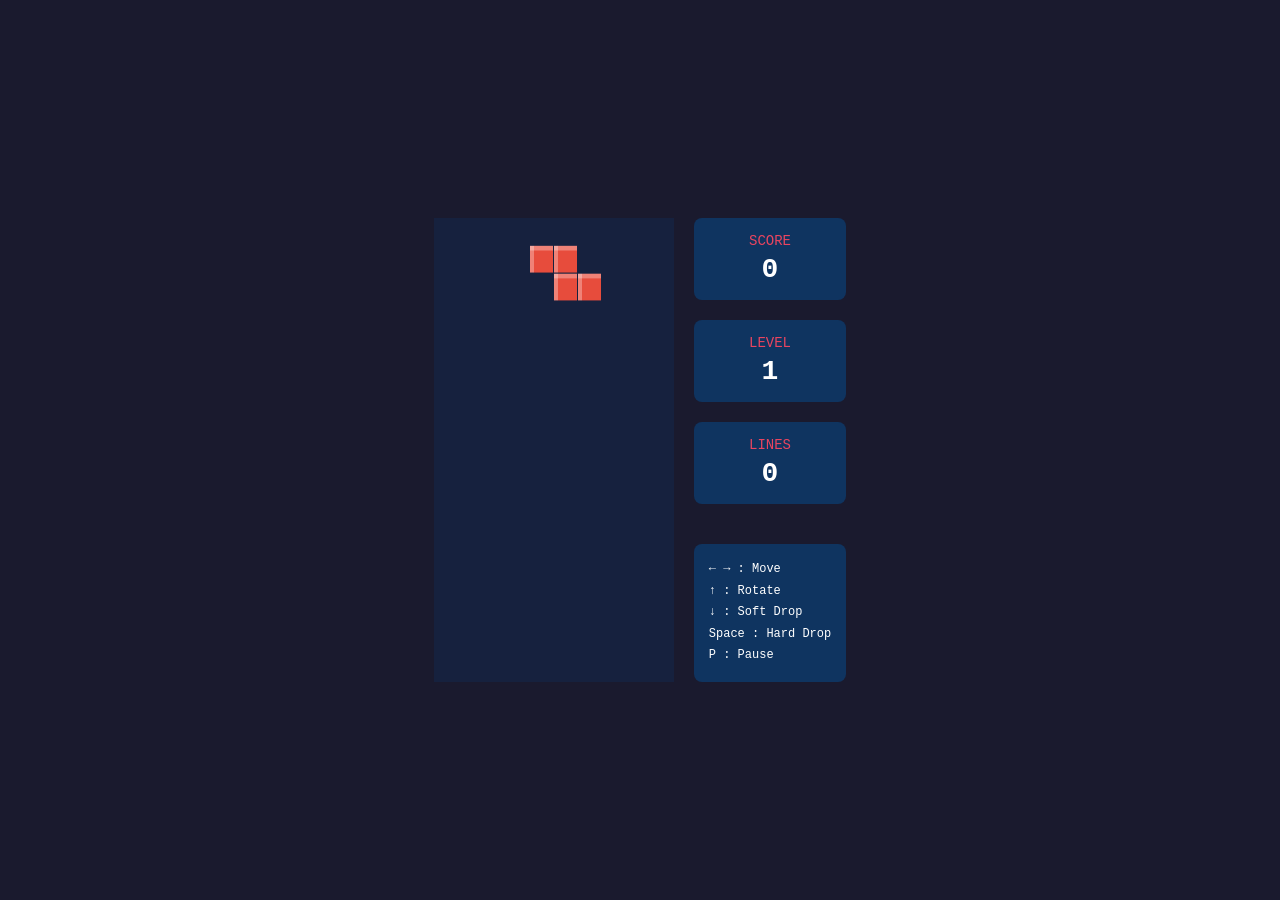
<file: index.html>
<!DOCTYPE html>
<html lang="en">
<head>
    <meta charset="UTF-8">
    <meta name="viewport" content="width=device-width, initial-scale=1.0">
    <title>Tetris</title>
    <style>
        * {
            margin: 0;
            padding: 0;
            box-sizing: border-box;
        }
        body {
            background: #1a1a2e;
            display: flex;
            justify-content: center;
            align-items: center;
            min-height: 100vh;
            font-family: 'Courier New', monospace;
            color: #fff;
        }
        .game-container {
            display: flex;
            gap: 20px;
        }
        .board {
            border: 4px solid #0f3460;
            background: #16213e;
        }
        .info-panel {
            display: flex;
            flex-direction: column;
            gap: 20px;
            min-width: 150px;
        }
        .score, .level, .lines {
            background: #0f3460;
            padding: 15px;
            border-radius: 8px;
            text-align: center;
        }
        .label {
            font-size: 14px;
            color: #e94560;
            margin-bottom: 5px;
        }
        .value {
            font-size: 28px;
            font-weight: bold;
        }
        canvas {
            display: block;
        }
        .controls {
            margin-top: 20px;
            padding: 15px;
            background: #0f3460;
            border-radius: 8px;
            font-size: 12px;
            line-height: 1.8;
        }
        .game-over {
            position: fixed;
            top: 0;
            left: 0;
            width: 100%;
            height: 100%;
            background: rgba(0,0,0,0.9);
            display: flex;
            justify-content: center;
            align-items: center;
            flex-direction: column;
            gap: 20px;
            display: none;
        }
        .game-over h1 {
            font-size: 48px;
            color: #e94560;
        }
        .game-over button {
            padding: 15px 40px;
            font-size: 18px;
            background: #e94560;
            color: white;
            border: none;
            border-radius: 8px;
            cursor: pointer;
            font-family: inherit;
        }
        .game-over button:hover {
            background: #ff6b6b;
        }
    </style>
</head>
<body>
    <div class="game-container">
        <canvas id="board" width="240" height="400"></canvas>
        <div class="info-panel">
            <div class="score">
                <div class="label">SCORE</div>
                <div class="value" id="score">0</div>
            </div>
            <div class="level">
                <div class="label">LEVEL</div>
                <div class="value" id="level">1</div>
            </div>
            <div class="lines">
                <div class="label">LINES</div>
                <div class="value" id="lines">0</div>
            </div>
            <div class="controls">
                <div>← → : Move</div>
                <div>↑ : Rotate</div>
                <div>↓ : Soft Drop</div>
                <div>Space : Hard Drop</div>
                <div>P : Pause</div>
            </div>
        </div>
    </div>
    <div class="game-over" id="gameOver">
        <h1>GAME OVER</h1>
        <div class="score">
            <div class="label">FINAL SCORE</div>
            <div class="value" id="finalScore">0</div>
        </div>
        <button onclick="restart()">Play Again</button>
    </div>

    <script>
        const canvas = document.getElementById('board');
        const ctx = canvas.getContext('2d');
        const COLS = 10;
        const ROWS = 20;
        const BLOCK = 24;
        
        const SHAPES = [
            [[1,1,1,1]],
            [[1,1],[1,1]],
            [[1,1,1],[0,1,0]],
            [[1,1,1],[1,0,0]],
            [[1,1,1],[0,0,1]],
            [[1,1,0],[0,1,1]],
            [[0,1,1],[1,1,0]]
        ];
        
        const COLORS = [
            '#e94560','#f39c12','#3498db','#9b59b6',
            '#1abc9c','#e74c3c','#2ecc71'
        ];
        
        let board = Array(ROWS).fill().map(()=>Array(COLS).fill(0));
        let current = null;
        let score = 0;
        let level = 1;
        let lines = 0;
        let gameOver = false;
        let paused = false;
        let dropInterval = 1000;
        let lastDrop = 0;
        
        function newPiece() {
            const idx = Math.floor(Math.random() * SHAPES.length);
            return {
                shape: SHAPES[idx].map(row=>[...row]),
                color: COLORS[idx],
                x: Math.floor(COLS/2) - Math.floor(SHAPES[idx][0].length/2),
                y: 0
            };
        }
        
        function drawBlock(x,y,color) {
            ctx.fillStyle = color;
            ctx.fillRect(x*BLOCK,y*BLOCK,BLOCK-1,BLOCK-1);
            ctx.fillStyle = 'rgba(255,255,255,0.3)';
            ctx.fillRect(x*BLOCK,y*BLOCK,BLOCK-1,4);
            ctx.fillRect(x*BLOCK,y*BLOCK,4,BLOCK-1);
        }
        
        function draw() {
            ctx.fillStyle = '#16213e';
            ctx.fillRect(0,0,canvas.width,canvas.height);
            
            board.forEach((row,y)=>row.forEach((val,x)=>{
                if(val) drawBlock(x,y,val);
            }));
            
            if(current) {
                current.shape.forEach((row,dy)=>{
                    row.forEach((val,dx)=>{
                        if(val) drawBlock(current.x+dx,current.y+dy,current.color);
                    });
                });
            }
        }
        
        function collide(px,py,shape) {
            for(let dy=0; dy<shape.length; dy++) {
                for(let dx=0; dx<shape[dy].length; dx++) {
                    if(shape[dy][dx]) {
                        let nx = px + dx, ny = py + dy;
                        if(nx<0 || nx>=COLS || ny>=ROWS) return true;
                        if(ny>=0 && board[ny][nx]) return true;
                    }
                }
            }
            return false;
        }
        
        function merge() {
            current.shape.forEach((row,dy)=>{
                row.forEach((val,dx)=>{
                    if(val) board[current.y+dy][current.x+dx] = current.color;
                });
            });
            
            let cleared = 0;
            for(let y=ROWS-1; y>=0; y--) {
                if(board[y].every(v=>v)) {
                    board.splice(y,1);
                    board.unshift(Array(COLS).fill(0));
                    cleared++;
                    y++;
                }
            }
            
            if(cleared) {
                score += cleared * 100 * cleared;
                lines += cleared;
                level = Math.floor(lines / 10) + 1;
                dropInterval = Math.max(100, 1000 - (level-1) * 100);
                updateUI();
            }
            
            current = newPiece();
            if(collide(current.x,current.y,current.shape)) {
                endGame();
            }
        }
        
        function rotate() {
            const rotated = current.shape[0].map((_,i)=>
                current.shape.map(row=>row[i]).reverse()
            );
            if(!collide(current.x,current.y,rotated)) {
                current.shape = rotated;
            }
        }
        
        function drop() {
            if(paused || gameOver) return;
            if(!collide(current.x,current.y+1,current.shape)) {
                current.y++;
            } else {
                merge();
            }
            draw();
        }
        
        function hardDrop() {
            while(!collide(current.x,current.y+1,current.shape)) {
                current.y++;
                score += 2;
            }
            merge();
            draw();
        }
        
        function update(time) {
            if(gameOver || paused) return;
            if(time - lastDrop > dropInterval) {
                drop();
                lastDrop = time;
            }
            requestAnimationFrame(update);
        }
        
        function updateUI() {
            document.getElementById('score').textContent = score;
            document.getElementById('level').textContent = level;
            document.getElementById('lines').textContent = lines;
        }
        
        function endGame() {
            gameOver = true;
            document.getElementById('finalScore').textContent = score;
            document.getElementById('gameOver').style.display = 'flex';
        }
        
        function restart() {
            board = Array(ROWS).fill().map(()=>Array(COLS).fill(0));
            score = 0;
            level = 1;
            lines = 0;
            dropInterval = 1000;
            gameOver = false;
            paused = false;
            current = newPiece();
            updateUI();
            document.getElementById('gameOver').style.display = 'none';
            lastDrop = performance.now();
            requestAnimationFrame(update);
        }
        
        document.addEventListener('keydown',e=>{
            if(gameOver) return;
            if(e.key === 'p' || e.key === 'P') {
                paused = !paused;
                if(!paused) {
                    lastDrop = performance.now();
                    requestAnimationFrame(update);
                }
                return;
            }
            if(paused) return;
            
            switch(e.key) {
                case 'ArrowLeft':
                    if(!collide(current.x-1,current.y,current.shape)) current.x--;
                    break;
                case 'ArrowRight':
                    if(!collide(current.x+1,current.y,current.shape)) current.x++;
                    break;
                case 'ArrowDown':
                    drop();
                    break;
                case 'ArrowUp':
                    rotate();
                    break;
                case ' ':
                    hardDrop();
                    break;
            }
            draw();
        });
        
        current = newPiece();
        lastDrop = performance.now();
        requestAnimationFrame(update);
    </script>
</body>
</html>
</file>
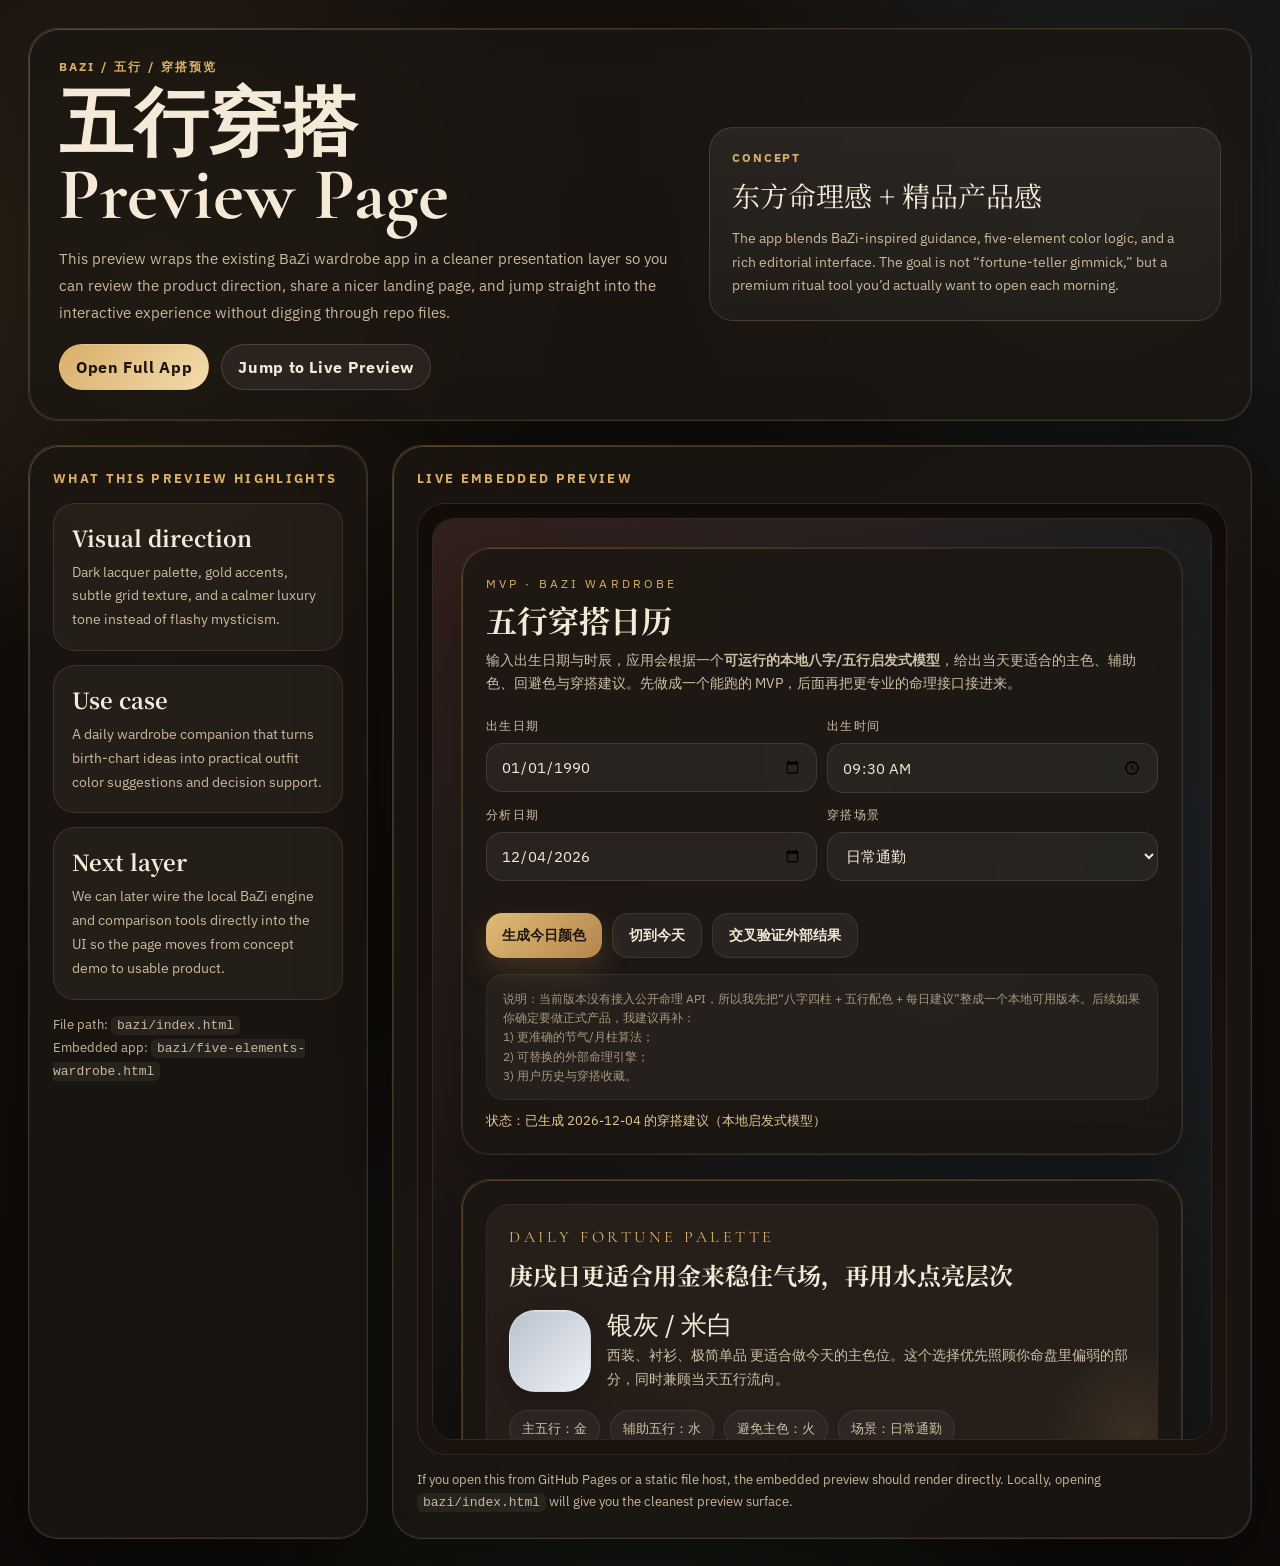
<file: bazi/index.html>
<!DOCTYPE html>
<html lang="zh-CN">
<head>
  <meta charset="UTF-8" />
  <meta name="viewport" content="width=device-width, initial-scale=1.0" />
  <title>BaZi App Preview</title>
  <style>
    @import url('https://fonts.googleapis.com/css2?family=Cormorant+Garamond:wght@500;600;700&family=Noto+Serif+SC:wght@400;500;600;700&family=IBM+Plex+Sans:wght@400;500;600&display=swap');

    :root {
      --bg: #110e0c;
      --panel: rgba(28, 22, 18, 0.82);
      --panel-soft: rgba(42, 34, 28, 0.78);
      --line: rgba(233, 206, 160, 0.18);
      --ink: #f5ead7;
      --muted: #ccb89b;
      --gold: #d9ae68;
      --jade: #5d8e72;
      --water: #52789a;
      --shadow: 0 30px 90px rgba(0, 0, 0, 0.42);
    }

    * { box-sizing: border-box; }
    html, body { margin: 0; }

    body {
      min-height: 100vh;
      font-family: 'IBM Plex Sans', sans-serif;
      color: var(--ink);
      background:
        radial-gradient(circle at 12% 18%, rgba(217,174,104,0.16), transparent 24%),
        radial-gradient(circle at 85% 14%, rgba(82,120,154,0.18), transparent 24%),
        radial-gradient(circle at 50% 88%, rgba(93,142,114,0.14), transparent 30%),
        linear-gradient(180deg, #16110d 0%, #0e0b09 100%);
    }

    body::before {
      content: '';
      position: fixed;
      inset: 0;
      pointer-events: none;
      opacity: 0.16;
      background-image:
        linear-gradient(rgba(255,255,255,0.03) 1px, transparent 1px),
        linear-gradient(90deg, rgba(255,255,255,0.03) 1px, transparent 1px);
      background-size: 24px 24px;
    }

    .shell {
      max-width: 1500px;
      margin: 0 auto;
      padding: 28px;
      display: grid;
      gap: 24px;
    }

    .hero, .panel {
      background: var(--panel);
      border: 1px solid var(--line);
      border-radius: 30px;
      box-shadow: var(--shadow);
      backdrop-filter: blur(18px);
      position: relative;
      overflow: hidden;
    }

    .hero::before, .panel::before {
      content: '';
      position: absolute;
      inset: 0;
      border-radius: inherit;
      padding: 1px;
      background: linear-gradient(135deg, rgba(217,174,104,0.34), rgba(255,255,255,0.03), rgba(82,120,154,0.18));
      -webkit-mask: linear-gradient(#000 0 0) content-box, linear-gradient(#000 0 0);
      -webkit-mask-composite: xor;
      mask-composite: exclude;
      pointer-events: none;
    }

    .hero {
      padding: 30px;
      display: grid;
      grid-template-columns: 1.1fr 0.9fr;
      gap: 24px;
      align-items: center;
    }

    .eyebrow {
      color: var(--gold);
      text-transform: uppercase;
      letter-spacing: 0.18em;
      font-size: 12px;
      font-weight: 700;
      margin-bottom: 14px;
    }

    h1, h2, h3 { margin: 0; }
    h1 {
      font-family: 'Cormorant Garamond', serif;
      font-size: clamp(42px, 6vw, 74px);
      line-height: 0.95;
      margin-bottom: 14px;
      letter-spacing: 0.01em;
    }

    .hero p {
      margin: 0;
      max-width: 760px;
      color: var(--muted);
      line-height: 1.8;
      font-size: 15px;
    }

    .hero-card {
      background: linear-gradient(180deg, rgba(255,255,255,0.07), rgba(255,255,255,0.03));
      border: 1px solid rgba(233,206,160,0.16);
      border-radius: 24px;
      padding: 22px;
      display: grid;
      gap: 14px;
    }

    .hero-card .label {
      font-size: 12px;
      text-transform: uppercase;
      letter-spacing: 0.16em;
      color: var(--gold);
      font-weight: 700;
    }

    .hero-card .big {
      font-family: 'Noto Serif SC', serif;
      font-size: 28px;
      line-height: 1.2;
    }

    .hero-card .small {
      color: var(--muted);
      line-height: 1.7;
      font-size: 14px;
    }

    .actions {
      display: flex;
      flex-wrap: wrap;
      gap: 12px;
      margin-top: 18px;
    }

    .button {
      display: inline-flex;
      align-items: center;
      justify-content: center;
      padding: 12px 16px;
      border-radius: 999px;
      text-decoration: none;
      font-weight: 700;
      letter-spacing: 0.04em;
      border: 1px solid rgba(233,206,160,0.18);
    }

    .button.primary {
      background: linear-gradient(135deg, var(--gold), #f4ddaf);
      color: #1b140f;
    }

    .button.secondary {
      background: rgba(255,255,255,0.06);
      color: var(--ink);
    }

    .grid {
      display: grid;
      grid-template-columns: 340px minmax(0, 1fr);
      gap: 24px;
    }

    .panel { padding: 24px; }

    .section-title {
      font-size: 13px;
      text-transform: uppercase;
      letter-spacing: 0.18em;
      color: var(--gold);
      margin-bottom: 16px;
      font-weight: 700;
    }

    .stack {
      display: grid;
      gap: 14px;
    }

    .feature {
      background: var(--panel-soft);
      border: 1px solid rgba(233,206,160,0.12);
      border-radius: 22px;
      padding: 18px;
    }

    .feature h3 {
      font-family: 'Noto Serif SC', serif;
      font-size: 22px;
      margin-bottom: 8px;
    }

    .feature p {
      margin: 0;
      color: var(--muted);
      line-height: 1.7;
      font-size: 14px;
    }

    .preview-stage {
      padding: 14px;
      border-radius: 28px;
      background: linear-gradient(180deg, rgba(18,13,10,0.95), rgba(27,20,15,0.95));
      border: 1px solid rgba(233,206,160,0.12);
    }

    .frame {
      border-radius: 22px;
      overflow: hidden;
      border: 1px solid rgba(233,206,160,0.14);
      box-shadow: inset 0 1px 0 rgba(255,255,255,0.06);
      background: #120f0d;
    }

    iframe {
      width: 100%;
      height: 920px;
      border: 0;
      display: block;
      background: #120f0d;
    }

    .footnote {
      margin-top: 14px;
      color: var(--muted);
      font-size: 13px;
      line-height: 1.7;
    }

    code {
      font-family: ui-monospace, SFMono-Regular, Menlo, monospace;
      background: rgba(255,255,255,0.06);
      padding: 2px 6px;
      border-radius: 6px;
    }

    @media (max-width: 1120px) {
      .hero, .grid { grid-template-columns: 1fr; }
      iframe { height: 720px; }
    }

    @media (max-width: 720px) {
      .shell { padding: 16px; }
      .panel, .hero { padding: 18px; }
      iframe { height: 560px; }
    }
  </style>
</head>
<body>
  <div class="shell">
    <section class="hero">
      <div>
        <div class="eyebrow">BaZi / 五行 / 穿搭预览</div>
        <h1>五行穿搭<br />Preview Page</h1>
        <p>
          This preview wraps the existing BaZi wardrobe app in a cleaner presentation layer so you can review the product direction,
          share a nicer landing page, and jump straight into the interactive experience without digging through repo files.
        </p>
        <div class="actions">
          <a class="button primary" href="five-elements-wardrobe.html">Open Full App</a>
          <a class="button secondary" href="#live-preview">Jump to Live Preview</a>
        </div>
      </div>
      <div class="hero-card">
        <div class="label">Concept</div>
        <div class="big">东方命理感 + 精品产品感</div>
        <div class="small">
          The app blends BaZi-inspired guidance, five-element color logic, and a rich editorial interface. The goal is not “fortune-teller gimmick,”
          but a premium ritual tool you’d actually want to open each morning.
        </div>
      </div>
    </section>

    <section class="grid">
      <aside class="panel">
        <div class="section-title">What this preview highlights</div>
        <div class="stack">
          <div class="feature">
            <h3>Visual direction</h3>
            <p>Dark lacquer palette, gold accents, subtle grid texture, and a calmer luxury tone instead of flashy mysticism.</p>
          </div>
          <div class="feature">
            <h3>Use case</h3>
            <p>A daily wardrobe companion that turns birth-chart ideas into practical outfit color suggestions and decision support.</p>
          </div>
          <div class="feature">
            <h3>Next layer</h3>
            <p>We can later wire the local BaZi engine and comparison tools directly into the UI so the page moves from concept demo to usable product.</p>
          </div>
        </div>
        <div class="footnote">
          File path: <code>bazi/index.html</code><br />
          Embedded app: <code>bazi/five-elements-wardrobe.html</code>
        </div>
      </aside>

      <main class="panel" id="live-preview">
        <div class="section-title">Live embedded preview</div>
        <div class="preview-stage">
          <div class="frame">
            <iframe src="five-elements-wardrobe.html" title="BaZi wardrobe preview"></iframe>
          </div>
        </div>
        <div class="footnote">
          If you open this from GitHub Pages or a static file host, the embedded preview should render directly. Locally, opening <code>bazi/index.html</code>
          will give you the cleanest preview surface.
        </div>
      </main>
    </section>
  </div>
</body>
</html>
</file>
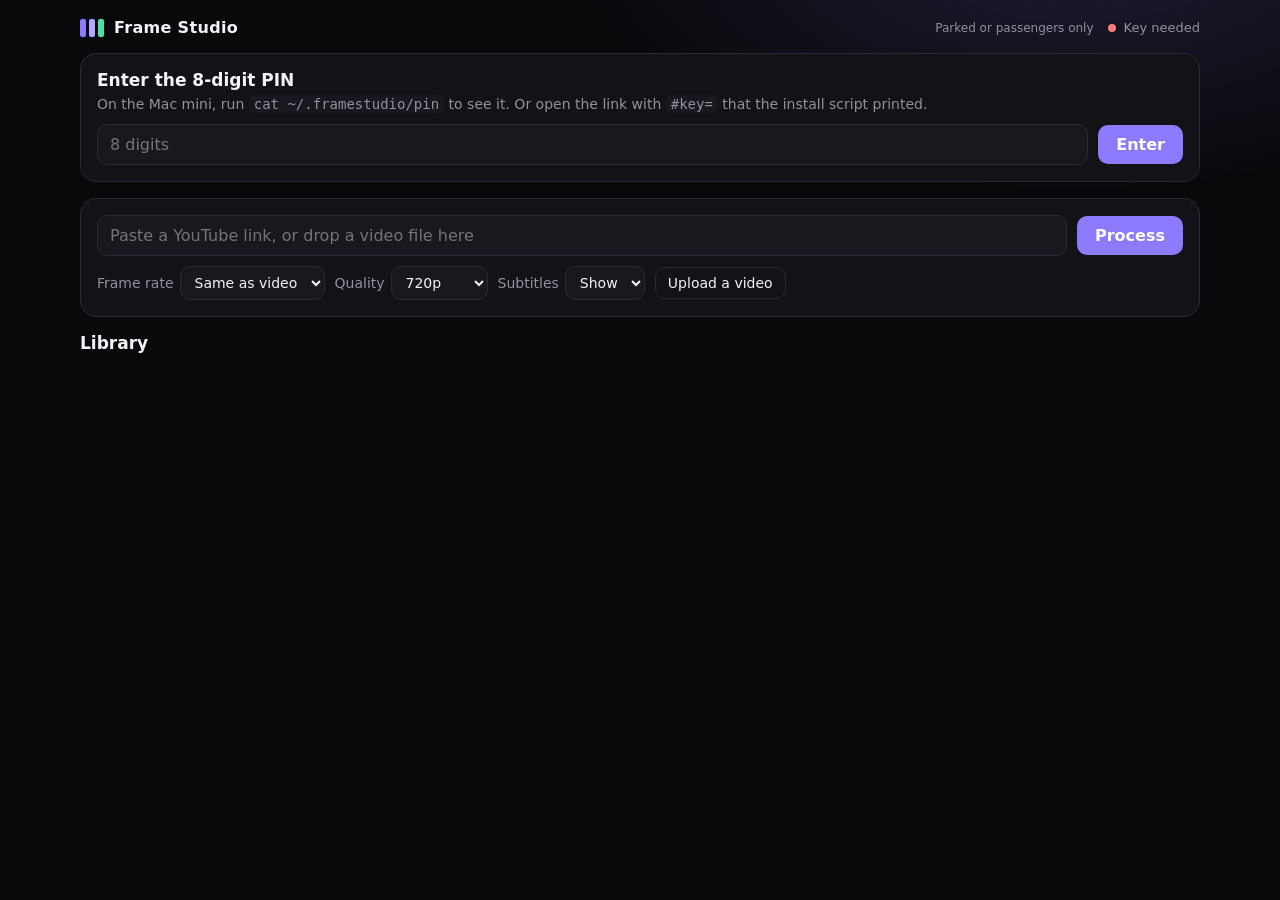
<file: frame-player/index.html>
<!doctype html>
<html lang="en">
<head>
  <meta charset="utf-8">
  <meta name="viewport" content="width=device-width, initial-scale=1, viewport-fit=cover">
  <meta name="theme-color" content="#09090c">
  <meta name="description" content="Turns a video into frame images and plays them back at their frame rate with sound.">
  <title>Frame Studio</title>
  <link rel="stylesheet" href="./styles.css?v=10">
</head>
<body>
  <main class="shell">
    <header class="topbar">
      <div class="brand"><span class="brand-mark" aria-hidden="true"><i></i><i></i><i></i></span>Frame Studio</div>
      <div class="safe-use">Parked or passengers only</div>
      <div class="server" id="serverStatus"><span class="dot"></span><span id="serverText">Connecting…</span></div>
    </header>

    <section class="card key-card" id="keyCard" hidden>
      <h2>Enter the 8-digit PIN</h2>
      <p>On the Mac mini, run <code>cat ~/.framestudio/pin</code> to see it. Or open the link with <code>#key=</code> that the install script printed.</p>
      <form id="keyForm" class="row">
        <input id="keyInput" type="text" inputmode="numeric" autocomplete="off" placeholder="8 digits" required>
        <button class="primary" type="submit">Enter</button>
      </form>
      <p class="note error" id="keyHint" hidden></p>
    </section>

    <section class="card new-card" id="newCard">
      <form id="newForm">
        <label class="sr-only" for="urlInput">YouTube or video link</label>
        <div class="row">
          <input id="urlInput" type="url" inputmode="url" autocomplete="off" placeholder="Paste a YouTube link, or drop a video file here" required>
          <button class="primary" id="startBtn" type="submit">Process</button>
        </div>
        <div class="row options">
          <label>Frame rate
            <select id="fpsSelect">
              <option value="0" selected>Same as video</option>
              <option value="60">60 fps</option><option value="50">50 fps</option><option value="30">30 fps</option>
              <option value="25">25 fps</option><option value="24">24 fps</option><option value="15">15 fps</option>
              <option value="12">12 fps</option>
            </select>
          </label>
          <label>Quality
            <select id="heightSelect">
              <option value="1080">1080p</option><option value="720" selected>720p</option>
              <option value="480">480p</option><option value="360">360p</option><option value="0">Original</option>
            </select>
          </label>
          <label title="For uploaded files that carry subtitles (e.g. MKV)">Subtitles
            <select id="subsSelect">
              <option value="1" selected>Show</option><option value="0">Off</option>
            </select>
          </label>
          <label class="ghost upload">Upload a video<input id="fileInput" type="file" accept="video/*,.mkv,.webm,.avi,.mov,.m4v,.ts,.m2ts,.flv,.wmv,.mpg,.mpeg"></label>
        </div>
        <p class="note" id="newNote" hidden></p>
      </form>
    </section>

    <section class="card player-card" id="playerCard" hidden>
      <div class="stage" id="stage">
        <canvas id="canvas"></canvas>
        <div class="badge buffer-badge" id="bufferBadge" hidden>Buffering…</div>
      </div>
      <div class="timeline-row">
        <span id="curTime">0:00.00</span>
        <input id="timeline" type="range" min="0" max="1000" step="1" value="0" aria-label="Position">
        <span id="durTime">0:00.00</span>
      </div>
      <div class="controls">
        <button class="ctl" id="prevBtn" title="Previous frame (←)" aria-label="Previous frame"></button>
        <button class="ctl play" id="playBtn" title="Play/pause (Space)" aria-label="Play"></button>
        <button class="ctl" id="nextBtn" title="Next frame (→)" aria-label="Next frame"></button>
        <select class="ctl rate" id="rateSelect" aria-label="Speed">
          <option value="0.25">0.25×</option><option value="0.5">0.5×</option><option value="0.75">0.75×</option>
          <option value="1" selected>1×</option><option value="1.25">1.25×</option><option value="1.5">1.5×</option><option value="2">2×</option>
        </select>
        <span class="spacer"></span>
        <button class="ctl" id="muteBtn" title="Mute (M)" aria-label="Mute"></button>
        <button class="ctl" id="fsBtn" title="Fullscreen (F)" aria-label="Fullscreen"></button>
      </div>
      <div class="now">
        <strong id="nowTitle"></strong>
        <span class="resume" id="resumeInfo" hidden><span id="resumeText"></span> · <button class="link" id="restartBtn" type="button">Start over</button></span>
        <span id="nowInfo"></span>
      </div>
    </section>

    <section class="library">
      <div class="lib-head"><h2>Library</h2><span id="libInfo"></span></div>
      <div class="grid" id="grid"></div>
      <p class="empty" id="libEmpty" hidden>No videos yet. Paste a YouTube link to start.</p>
    </section>
  </main>
  <script src="./app.js?v=13"></script>
</body>
</html>
</file>
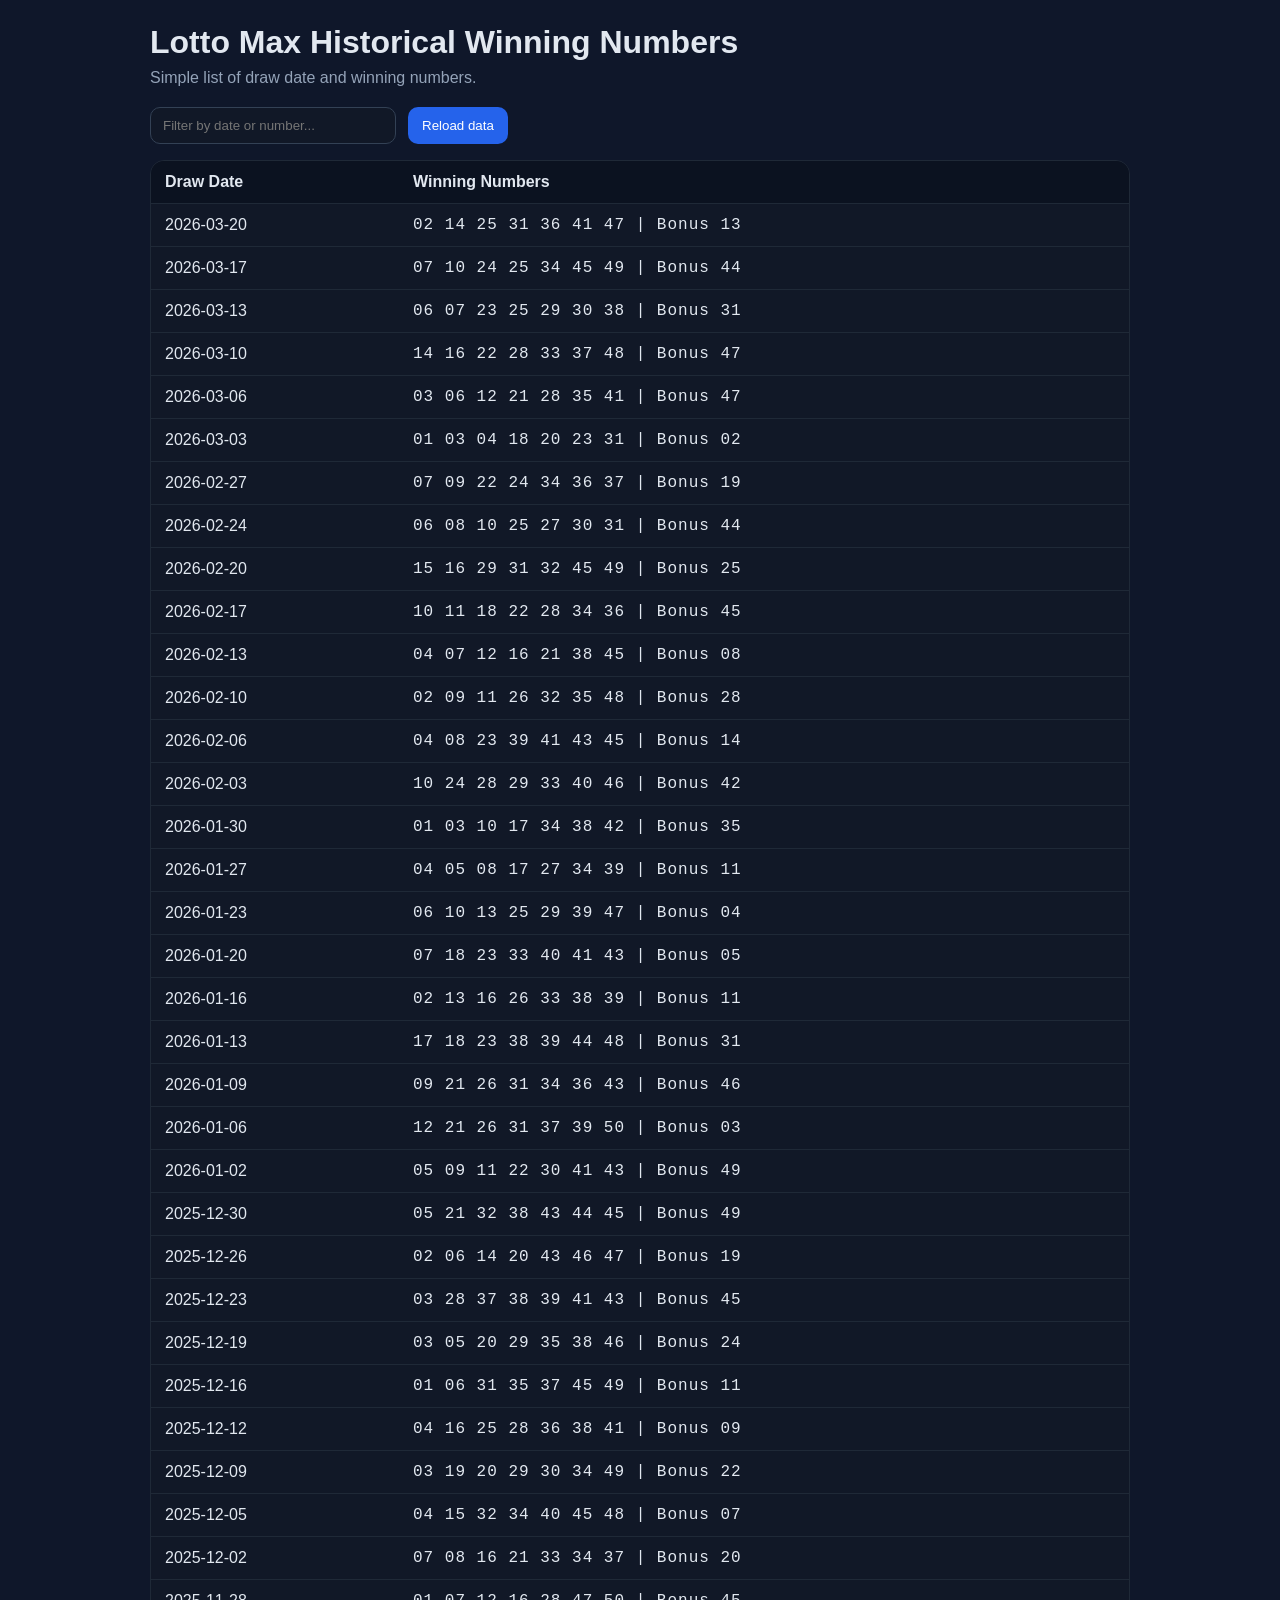
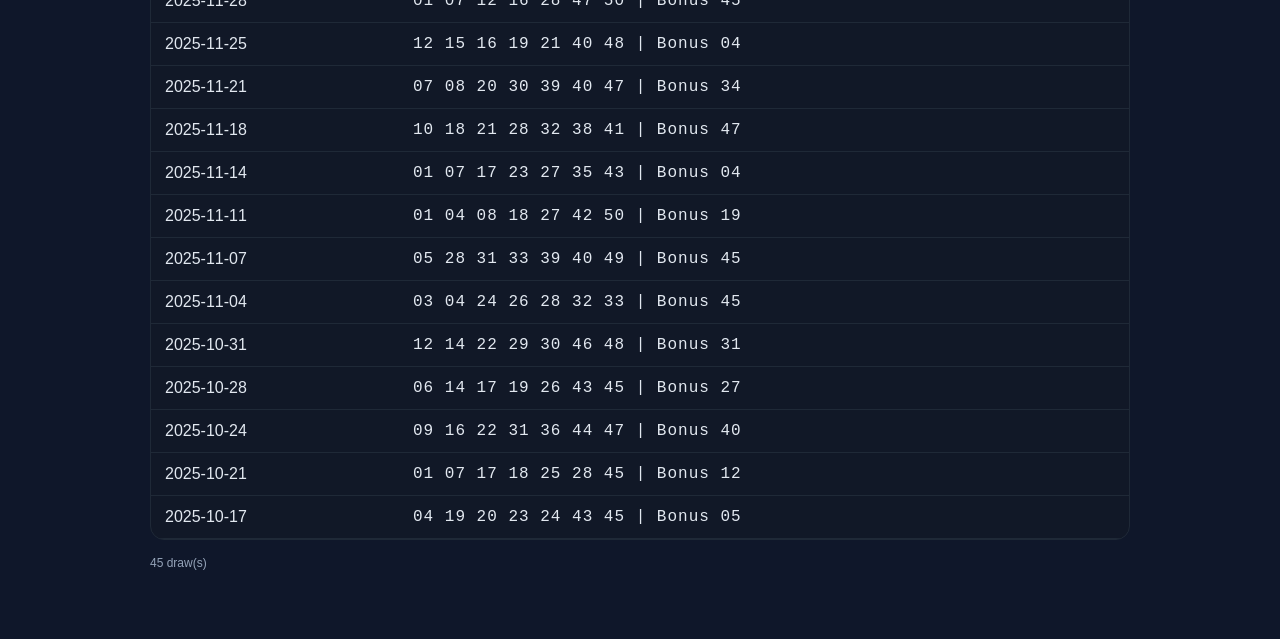
<file: lotte_max/index.html>
<!doctype html>
<html lang="en">
<head>
  <meta charset="UTF-8" />
  <meta name="viewport" content="width=device-width, initial-scale=1.0" />
  <title>Lotto Max Historical Results</title>
  <style>
    :root { color-scheme: light dark; }
    body { font-family: Arial, sans-serif; margin: 0; background:#0f172a; color:#e2e8f0; }
    .wrap { max-width: 980px; margin: 0 auto; padding: 24px; }
    h1 { margin: 0 0 8px; }
    .muted { color:#94a3b8; margin-bottom: 20px; }
    .toolbar { display:flex; gap:12px; flex-wrap:wrap; margin-bottom:16px; }
    input { padding:10px 12px; border-radius:10px; border:1px solid #334155; background:#111827; color:#fff; min-width:220px; }
    button { padding:10px 14px; border:0; border-radius:10px; background:#2563eb; color:#fff; cursor:pointer; }
    .card { background:#111827; border:1px solid #1f2937; border-radius:14px; overflow:hidden; }
    table { width:100%; border-collapse:collapse; }
    th, td { padding:12px 14px; border-bottom:1px solid #1f2937; text-align:left; }
    th { background:#0b1220; position:sticky; top:0; }
    .nums { font-family: ui-monospace, SFMono-Regular, Menlo, monospace; letter-spacing:1px; }
    .footer { margin-top:16px; font-size:12px; color:#94a3b8; }
  </style>
</head>
<body>
  <div class="wrap">
    <h1>Lotto Max Historical Winning Numbers</h1>
    <div class="muted">Simple list of draw date and winning numbers.</div>

    <div class="toolbar">
      <input id="search" placeholder="Filter by date or number..." />
      <button id="reload">Reload data</button>
    </div>

    <div class="card">
      <table>
        <thead>
          <tr>
            <th style="width:220px">Draw Date</th>
            <th>Winning Numbers</th>
          </tr>
        </thead>
        <tbody id="rows"></tbody>
      </table>
    </div>
    <div class="footer" id="status">Loading…</div>
  </div>

  <script>
    let allRows = [];
    const rowsEl = document.getElementById('rows');
    const statusEl = document.getElementById('status');
    const searchEl = document.getElementById('search');

    function render(rows) {
      rowsEl.innerHTML = rows.map(r => `
        <tr>
          <td>${r.drawDate}</td>
          <td class="nums">${r.numbers.join(' ')}${r.bonus ? ` | Bonus ${r.bonus}` : ''}</td>
        </tr>
      `).join('');
      statusEl.textContent = `${rows.length} draw(s)`;
    }

    async function loadData() {
      statusEl.textContent = 'Loading…';
      const res = await fetch('./results.json', { cache: 'no-store' });
      allRows = await res.json();
      render(allRows);
    }

    searchEl.addEventListener('input', () => {
      const q = searchEl.value.trim().toLowerCase();
      if (!q) return render(allRows);
      render(allRows.filter(r => (
        r.drawDate.toLowerCase().includes(q) ||
        r.numbers.join(' ').toLowerCase().includes(q) ||
        String(r.bonus || '').includes(q)
      )));
    });

    document.getElementById('reload').addEventListener('click', loadData);
    loadData();
  </script>
</body>
</html>
</file>
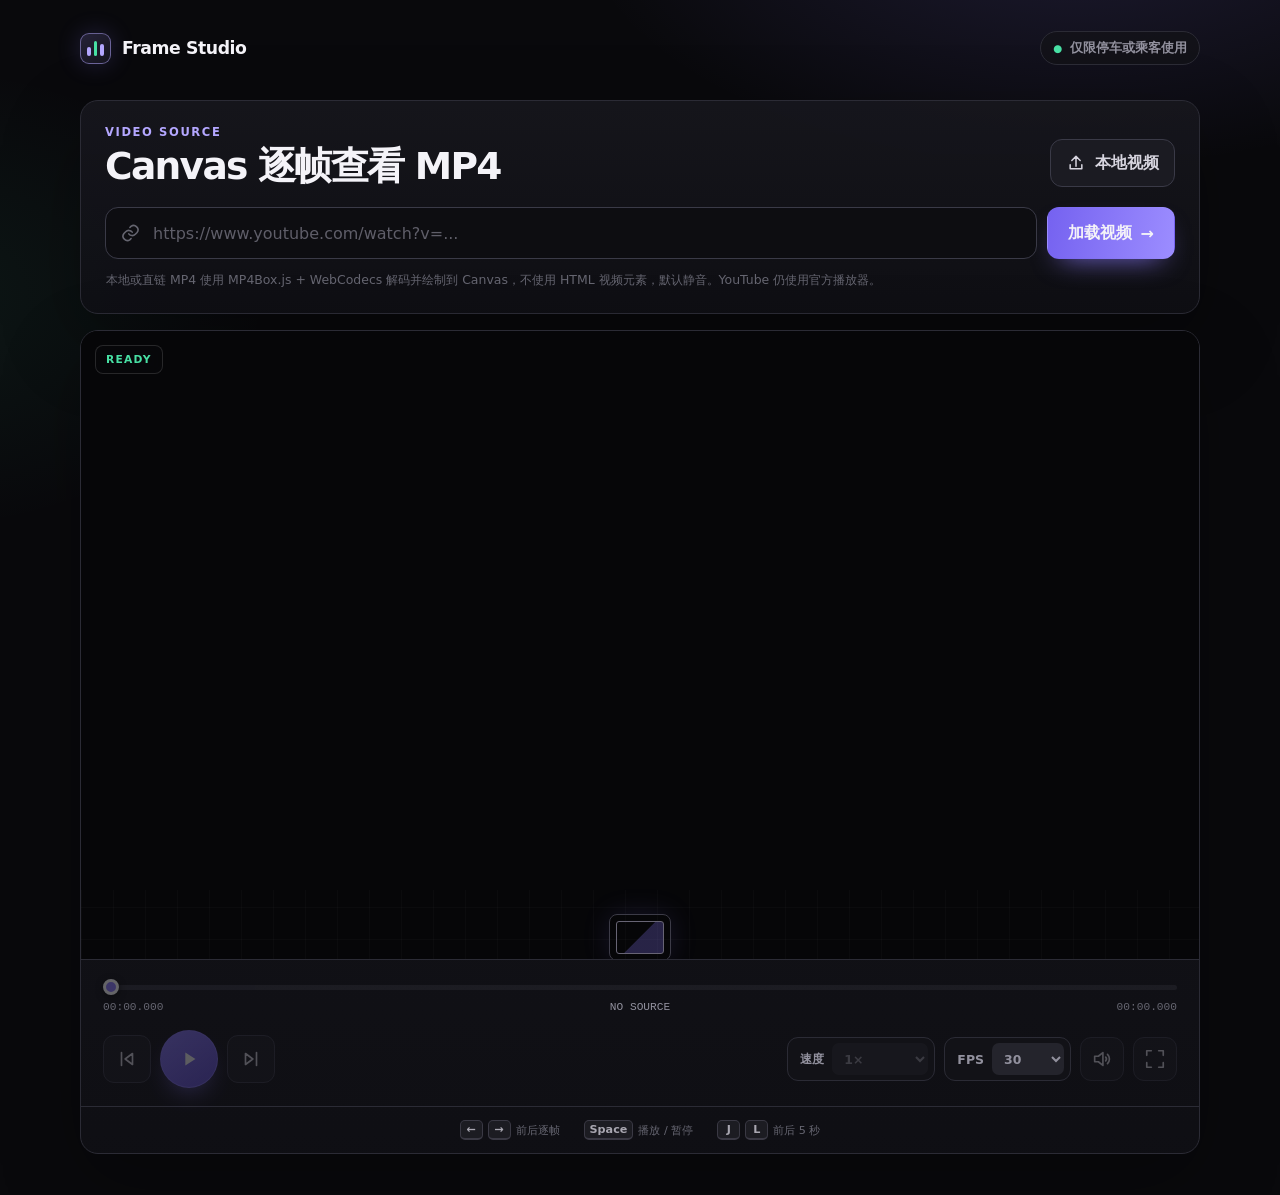
<file: frame-player/legacy/index.html>
<!doctype html>
<html lang="zh-CN">
<head>
  <meta charset="utf-8">
  <meta name="viewport" content="width=device-width, initial-scale=1, viewport-fit=cover">
  <meta name="theme-color" content="#09090c">
  <meta name="description" content="使用 WebCodecs 解码到 Canvas 的逐帧 MP4 查看器。">
  <title>Frame Studio · 逐帧视频查看器</title>
  <link rel="stylesheet" href="./styles.css">
</head>
<body>
  <main class="app-shell">
    <header class="topbar">
      <a class="brand" href="./" aria-label="Frame Studio 首页">
        <span class="brand-mark" aria-hidden="true"><i></i><i></i><i></i></span>
        <span>Frame Studio</span>
      </a>
      <div class="safe-use"><span aria-hidden="true">●</span> 仅限停车或乘客使用</div>
    </header>

    <section class="source-card" aria-labelledby="source-title">
      <div class="source-heading">
        <div>
          <p class="eyebrow">VIDEO SOURCE</p>
          <h1 id="source-title">Canvas 逐帧查看 MP4</h1>
        </div>
        <label class="file-button" for="fileInput">
          <svg viewBox="0 0 24 24" aria-hidden="true"><path d="M12 16V4m0 0L7 9m5-5 5 5M5 14v5h14v-5"/></svg>
          本地视频
        </label>
        <input id="fileInput" type="file" accept="video/mp4,.mp4">
      </div>

      <form class="url-form" id="urlForm">
        <label class="sr-only" for="videoUrl">YouTube 链接或视频 HTTPS 直链</label>
        <div class="url-field">
          <svg viewBox="0 0 24 24" aria-hidden="true"><path d="M10 13a5 5 0 0 0 7.5.5l2-2a5 5 0 0 0-7-7l-1.2 1.2M14 11a5 5 0 0 0-7.5-.5l-2 2a5 5 0 0 0 7 7l1.2-1.2"/></svg>
          <input id="videoUrl" type="url" inputmode="url" autocomplete="url" placeholder="https://www.youtube.com/watch?v=..." required>
          <button class="clear-button" id="clearUrl" type="button" aria-label="清空地址" hidden>×</button>
        </div>
        <button class="load-button" type="submit">加载视频 <span aria-hidden="true">→</span></button>
      </form>
      <p class="source-note">本地或直链 MP4 使用 MP4Box.js + WebCodecs 解码并绘制到 Canvas，不使用 HTML 视频元素，默认静音。YouTube 仍使用官方播放器。</p>
    </section>

    <section class="player-card" id="playerCard" aria-label="逐帧视频播放器">
      <div class="stage" id="stage">
        <canvas id="frameCanvas" aria-label="当前视频画面"></canvas>
        <div class="youtube-layer" id="youtubeLayer" hidden><div id="youtubePlayer"></div></div>
        <div class="empty-state" id="emptyState">
          <div class="frame-icon" aria-hidden="true"><span></span></div>
          <strong>等待视频</strong>
          <p>输入 YouTube 链接、MP4 直链，或选择本地 MP4。</p>
        </div>
        <div class="stage-status" id="stageStatus" aria-live="polite">READY</div>
        <div class="frame-readout" id="frameReadout" hidden>
          <span>FRAME</span>
          <strong id="currentFrame">000000</strong>
        </div>
        <div class="loading" id="loading" hidden><span></span><span></span><span></span></div>
      </div>

      <div class="timeline-wrap">
        <input id="timeline" class="timeline" type="range" min="0" max="1000" value="0" aria-label="视频进度">
        <div class="time-row">
          <span id="currentTime">00:00.000</span>
          <span id="sourceName">NO SOURCE</span>
          <span id="duration">00:00.000</span>
        </div>
      </div>

      <div class="transport">
        <div class="primary-controls">
          <button class="control-button frame-step" id="prevFrame" type="button" disabled aria-label="上一帧" title="上一帧（←）">
            <svg viewBox="0 0 24 24" aria-hidden="true"><path d="M6 5v14M18 6l-8 6 8 6z"/></svg>
          </button>
          <button class="control-button play-button" id="playPause" type="button" disabled aria-label="播放" title="播放或暂停（空格）">
            <svg class="play-icon" viewBox="0 0 24 24" aria-hidden="true"><path d="M8 5v14l11-7z"/></svg>
            <svg class="pause-icon" viewBox="0 0 24 24" aria-hidden="true"><path d="M7 5h4v14H7zM14 5h4v14h-4z"/></svg>
          </button>
          <button class="control-button frame-step" id="nextFrame" type="button" disabled aria-label="下一帧" title="下一帧（→）">
            <svg viewBox="0 0 24 24" aria-hidden="true"><path d="M18 5v14M6 6l8 6-8 6z"/></svg>
          </button>
        </div>

        <div class="setting-controls">
          <label class="select-control">速度
            <select id="playbackRate" disabled>
              <option value="0.25">0.25×</option>
              <option value="0.5">0.5×</option>
              <option value="1" selected>1×</option>
              <option value="1.5">1.5×</option>
              <option value="2">2×</option>
            </select>
          </label>
          <label class="select-control">FPS
            <select id="fps">
              <option value="24">24</option>
              <option value="25">25</option>
              <option value="30" selected>30</option>
              <option value="50">50</option>
              <option value="60">60</option>
            </select>
          </label>
          <button class="utility-button" id="mute" type="button" disabled aria-label="静音" title="静音（M）">
            <svg class="volume-icon" viewBox="0 0 24 24" aria-hidden="true"><path d="M4 9v6h4l5 4V5L8 9H4zm12 1a3 3 0 0 1 0 4m2-7a7 7 0 0 1 0 10"/></svg>
            <svg class="muted-icon" viewBox="0 0 24 24" aria-hidden="true"><path d="M4 9v6h4l5 4V5L8 9H4zm12 1 5 5m0-5-5 5"/></svg>
          </button>
          <button class="utility-button" id="fullscreen" type="button" disabled aria-label="全屏" title="全屏（F）">
            <svg viewBox="0 0 24 24" aria-hidden="true"><path d="M8 3H3v5m13-5h5v5M8 21H3v-5m13 5h5v-5"/></svg>
          </button>
        </div>
      </div>

      <div class="shortcut-row" aria-label="键盘快捷键">
        <span><kbd>←</kbd><kbd>→</kbd> 前后逐帧</span>
        <span><kbd>Space</kbd> 播放 / 暂停</span>
        <span><kbd>J</kbd><kbd>L</kbd> 前后 5 秒</span>
      </div>
    </section>

    <div class="message" id="message" role="status" aria-live="polite" hidden></div>
  </main>
  <script src="./app.js"></script>
</body>
</html>
</file>
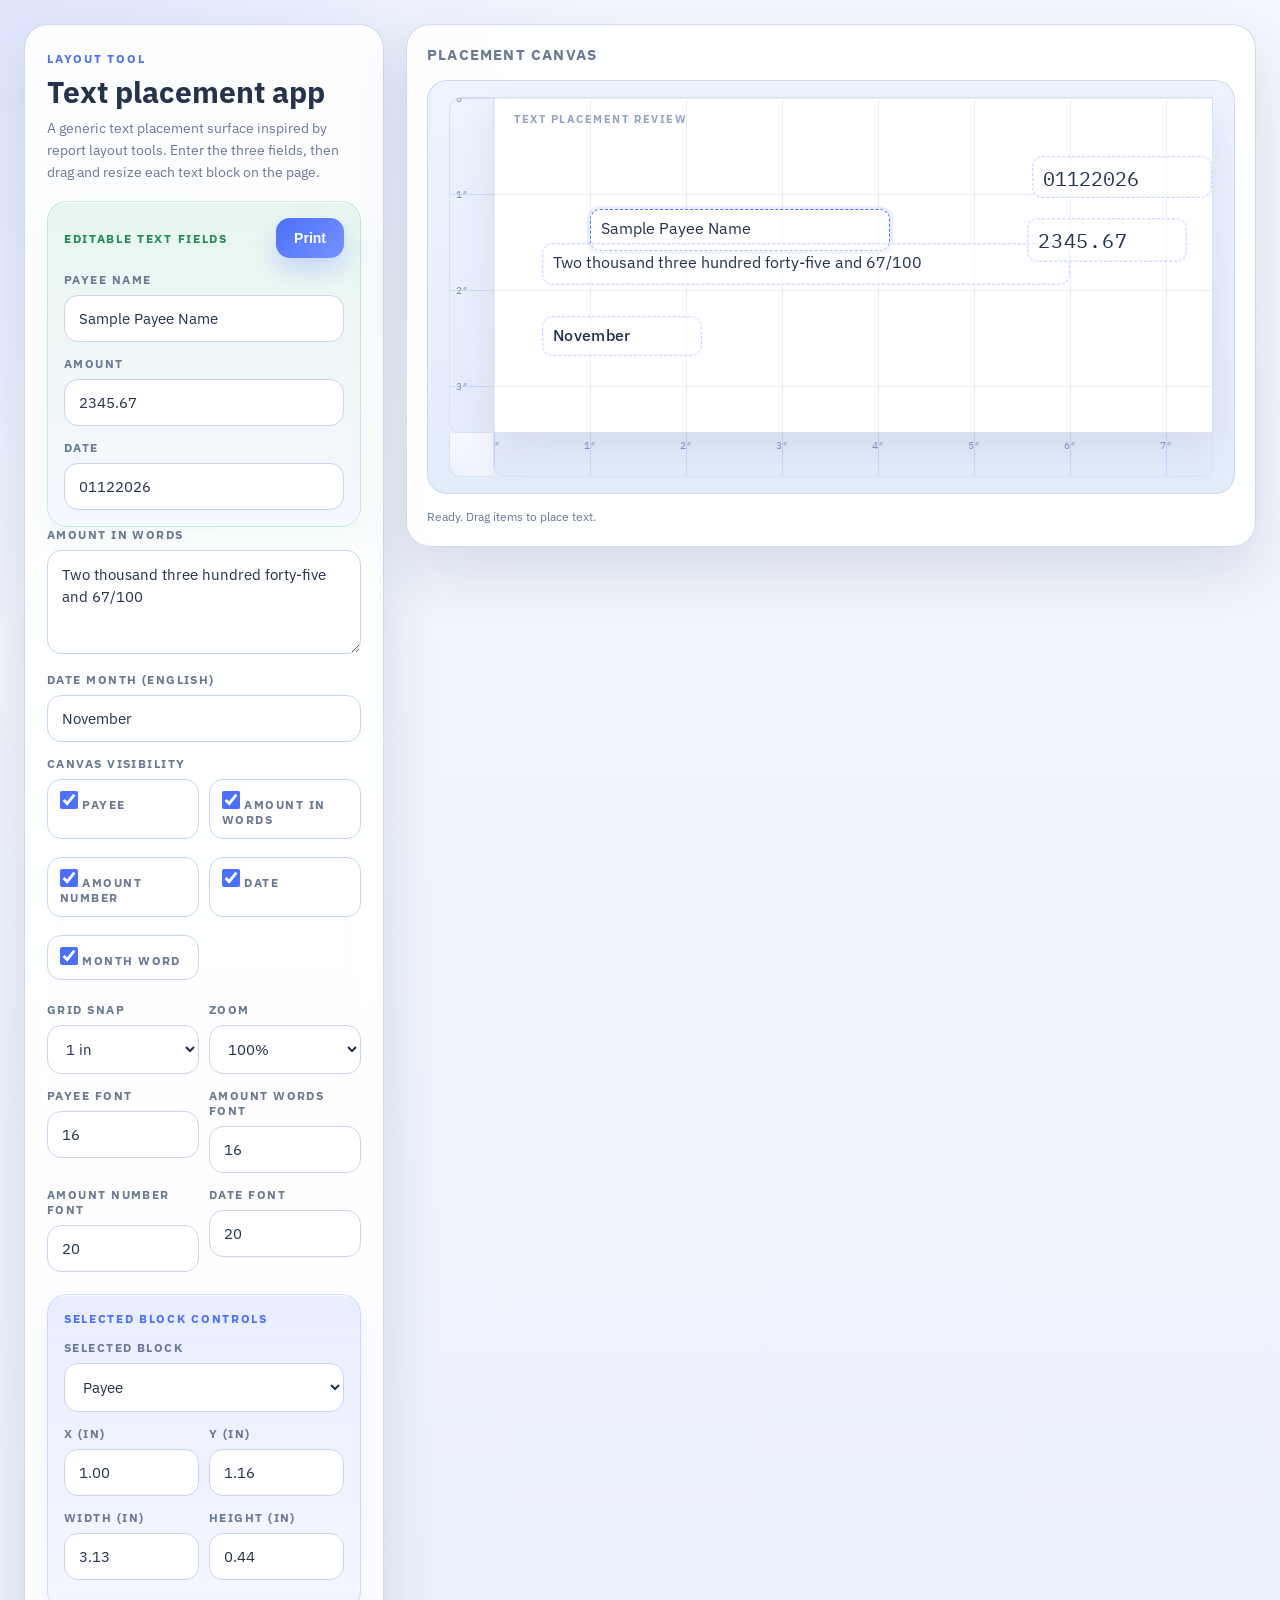
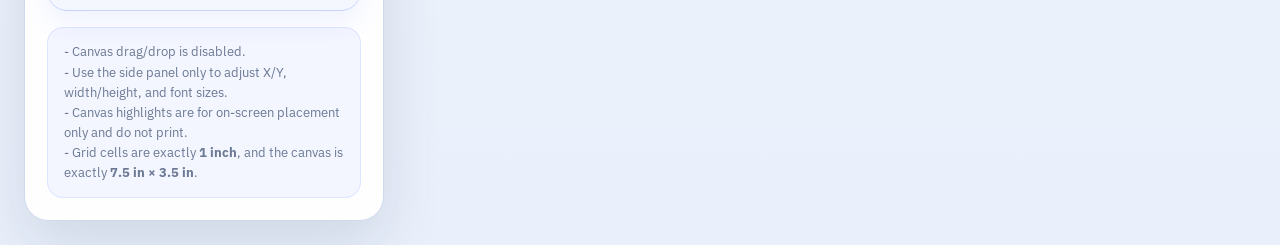
<file: cheque-review.html>
<!DOCTYPE html>
<html lang="en">
<head>
  <meta charset="UTF-8" />
  <meta name="viewport" content="width=device-width, initial-scale=1.0" />
  <title>Text Placement App</title>
  <style>
    @import url('https://fonts.googleapis.com/css2?family=IBM+Plex+Sans:wght@400;500;600;700&family=IBM+Plex+Mono:wght@400;500&display=swap');

    :root {
      --bg: #edf2fb;
      --panel: rgba(255,255,255,0.92);
      --ink: #24324a;
      --muted: #6b7993;
      --line: #d8e0ef;
      --accent: #4b6fff;
      --accent-soft: rgba(75, 111, 255, 0.12);
      --paper: #ffffff;
      --shadow: 0 24px 60px rgba(42, 61, 102, 0.14);
      --ppi: 96;
      --canvas-width-in: 7.5;
      --canvas-height-in: 3.5;
      --canvas-width: calc(var(--canvas-width-in) * var(--ppi) * 1px);
      --canvas-height: calc(var(--canvas-height-in) * var(--ppi) * 1px);
      --grid-cell: calc(1 * var(--ppi) * 1px);
      --ruler-size: 44px;
    }

    * { box-sizing: border-box; }

    body {
      margin: 0;
      min-height: 100vh;
      font-family: 'IBM Plex Sans', sans-serif;
      color: var(--ink);
      background:
        radial-gradient(circle at top left, rgba(75,111,255,0.12), transparent 28%),
        linear-gradient(180deg, #f4f7fd 0%, #eaf0fb 100%);
    }

    .app {
      max-width: 1440px;
      margin: 0 auto;
      padding: 24px;
      display: grid;
      grid-template-columns: 360px minmax(0, 1fr);
      gap: 22px;
      align-items: start;
    }

    .panel {
      background: var(--panel);
      border: 1px solid rgba(189, 202, 228, 0.7);
      border-radius: 24px;
      box-shadow: var(--shadow);
      backdrop-filter: blur(14px);
    }

    .controls {
      padding: 22px;
      position: sticky;
      top: 18px;
    }

    .eyebrow {
      display: inline-flex;
      font-size: 12px;
      text-transform: uppercase;
      letter-spacing: 0.16em;
      font-weight: 700;
      color: var(--accent);
      margin-bottom: 10px;
    }

    h1 {
      margin: 0 0 10px;
      font-size: 30px;
      line-height: 1.08;
    }

    .intro {
      margin: 0 0 18px;
      color: var(--muted);
      line-height: 1.55;
      font-size: 14px;
    }

    .field {
      margin-bottom: 14px;
    }

    .field label {
      display: block;
      margin-bottom: 8px;
      font-size: 12px;
      letter-spacing: 0.12em;
      text-transform: uppercase;
      color: var(--muted);
      font-weight: 700;
    }

    .field input,
    .field textarea,
    .field select {
      width: 100%;
      border: 1px solid #c8d4ea;
      border-radius: 14px;
      padding: 13px 14px;
      font-size: 15px;
      color: var(--ink);
      background: rgba(255,255,255,0.98);
      outline: none;
      font-family: inherit;
    }

    .toggle-grid {
      display: grid;
      grid-template-columns: 1fr 1fr;
      gap: 10px;
    }

    .toggle-option {
      display: flex;
      align-items: center;
      gap: 10px;
      padding: 11px 12px;
      border: 1px solid #c8d4ea;
      border-radius: 14px;
      background: rgba(255,255,255,0.98);
      font-size: 14px;
      font-weight: 600;
      color: var(--ink);
    }

    .toggle-option input[type="checkbox"] {
      width: 18px;
      height: 18px;
      margin: 0;
      accent-color: var(--accent);
      flex: 0 0 auto;
    }

    .field textarea {
      min-height: 104px;
      resize: vertical;
      line-height: 1.45;
    }

    .field input:focus,
    .field textarea:focus,
    .field select:focus {
      border-color: var(--accent);
      box-shadow: 0 0 0 4px var(--accent-soft);
    }

    .row {
      display: grid;
      grid-template-columns: 1fr 1fr;
      gap: 10px;
    }

    .triple-row {
      display: grid;
      grid-template-columns: 1fr 1fr 1fr;
      gap: 10px;
    }

    button {
      border: 0;
      border-radius: 14px;
      padding: 12px 15px;
      font-size: 14px;
      font-weight: 700;
      cursor: pointer;
    }

    .primary {
      background: linear-gradient(135deg, #4b6fff, #7692ff);
      color: white;
      box-shadow: 0 12px 24px rgba(75, 111, 255, 0.24);
    }

    .secondary {
      background: #fff;
      color: var(--ink);
      border: 1px solid #c7d2e8;
    }

    .help {
      margin-top: 16px;
      padding: 14px 16px;
      border-radius: 16px;
      background: rgba(75,111,255,0.06);
      border: 1px solid rgba(75,111,255,0.12);
      font-size: 13px;
      color: var(--muted);
      line-height: 1.55;
    }

    .editor-card,
    .inspector-card {
      margin-top: 8px;
      padding: 16px;
      border-radius: 20px;
      background:
        linear-gradient(180deg, rgba(75,111,255,0.12), rgba(75,111,255,0.06)),
        rgba(255,255,255,0.9);
      border: 1px solid rgba(75,111,255,0.2);
      box-shadow: inset 0 1px 0 rgba(255,255,255,0.7), 0 12px 24px rgba(75,111,255,0.08);
    }

    .editor-card {
      background:
        linear-gradient(180deg, rgba(61, 185, 124, 0.12), rgba(75,111,255,0.05)),
        rgba(255,255,255,0.92);
      border-color: rgba(61, 185, 124, 0.22);
      box-shadow: inset 0 1px 0 rgba(255,255,255,0.75), 0 12px 26px rgba(61, 185, 124, 0.08);
    }

    .editor-header {
      display: flex;
      align-items: center;
      justify-content: space-between;
      gap: 12px;
      margin-bottom: 14px;
    }

    .editor-title,
    .inspector-title {
      display: block;
      font-size: 12px;
      letter-spacing: 0.14em;
      text-transform: uppercase;
      color: var(--accent);
      font-weight: 800;
    }

    .editor-title {
      color: #22885c;
    }

    .editor-header .primary {
      flex: 0 0 auto;
      padding-inline: 18px;
    }

    .inspector-title {
      margin-bottom: 14px;
    }

    .editor-card .field:last-child,
    .inspector-card .row:last-child,
    .inspector-card .field:last-child {
      margin-bottom: 0;
    }

    .canvas-panel {
      padding: 20px;
    }

    .canvas-header {
      display: flex;
      justify-content: space-between;
      align-items: center;
      gap: 16px;
      margin-bottom: 16px;
    }

    .canvas-title {
      font-size: 15px;
      font-weight: 700;
      letter-spacing: 0.08em;
      text-transform: uppercase;
      color: var(--muted);
    }

    .page-wrap {
      overflow: auto;
      padding: 16px;
      border-radius: 20px;
      background: linear-gradient(180deg, rgba(235,242,255,0.9), rgba(224,234,251,0.9));
      border: 1px solid rgba(189, 202, 228, 0.6);
    }

    .layout-stage {
      width: max-content;
      margin: 0 auto;
      display: grid;
      grid-template-columns: var(--ruler-size) var(--canvas-width);
      grid-template-rows: var(--canvas-height) var(--ruler-size);
      gap: 0;
      align-items: start;
      justify-items: start;
    }


    .ruler {
      position: relative;
      background: linear-gradient(180deg, #f7f9fe, #eef3fc);
      border: 1px solid #d9e1ef;
      color: #7a88a5;
      font-family: 'IBM Plex Mono', monospace;
      font-size: 10px;
      overflow: hidden;
    }

    .ruler-y {
      width: var(--ruler-size);
      height: var(--canvas-height);
      border-right: 0;
      border-radius: 12px 0 0 12px;
      background-image: repeating-linear-gradient(
        to bottom,
        rgba(75,111,255,0.18) 0 1px,
        transparent 1px var(--grid-cell)
      );
      background-size: 100% var(--grid-cell);
    }

    .ruler-x {
      width: var(--canvas-width);
      height: var(--ruler-size);
      border-top: 0;
      border-radius: 0 0 12px 12px;
      background-image: repeating-linear-gradient(
        to right,
        rgba(75,111,255,0.18) 0 1px,
        transparent 1px var(--grid-cell)
      );
      background-size: var(--grid-cell) 100%;
    }

    .ruler-corner {
      width: var(--ruler-size);
      height: var(--ruler-size);
      border: 1px solid #d9e1ef;
      border-top: 0;
      border-right: 0;
      border-radius: 0 0 0 12px;
      background: linear-gradient(180deg, #f7f9fe, #eef3fc);
    }

    .ruler-mark {
      position: absolute;
      color: #7a88a5;
      opacity: 0.9;
      user-select: none;
      pointer-events: none;
    }

    .ruler-y .ruler-mark {
      left: 6px;
      transform: translateY(-50%);
    }

    .ruler-x .ruler-mark {
      top: 6px;
      transform: translateX(-50%);
    }

    .page {
      position: relative;
      width: var(--canvas-width);
      height: var(--canvas-height);
      margin: 0 auto;
      background: var(--paper);
      border: 1px solid #d9e1ef;
      box-shadow: 0 18px 36px rgba(54, 70, 103, 0.10);
      background-image:
        linear-gradient(rgba(216,224,239,0.55) 1px, transparent 1px),
        linear-gradient(90deg, rgba(216,224,239,0.55) 1px, transparent 1px);
      background-size: var(--grid-cell) var(--grid-cell);
      overflow: hidden;
    }

    .page::before {
      content: 'TEXT PLACEMENT REVIEW';
      position: absolute;
      top: 14px;
      left: 20px;
      font-size: 11px;
      letter-spacing: 0.14em;
      text-transform: uppercase;
      font-weight: 700;
      color: #96a4c1;
      pointer-events: none;
    }

    .item {
      position: absolute;
      min-width: 120px;
      min-height: 36px;
      padding: 8px 10px;
      border: 1px dashed rgba(75,111,255,0.28);
      border-radius: 10px;
      cursor: default;
      user-select: none;
      white-space: pre-wrap;
      word-break: break-word;
      background: rgba(255,255,255,0.52);
      box-shadow: inset 0 0 0 1px rgba(75,111,255,0.08);
    }

    .item.active {
      border-color: #4b6fff;
      box-shadow: 0 0 0 3px rgba(75,111,255,0.12);
    }

    .item .resize {
      display: none;
    }

    .payee-item { font-size: 16px; font-weight: 400; }
    .amount-item { font-size: 16px; font-weight: 400; }
    .date-item { font-size: 20px; font-family: 'IBM Plex Mono', monospace; letter-spacing: 0; }
    .amount-number-item { font-size: 20px; font-family: 'IBM Plex Mono', monospace; letter-spacing: 0.04em; }
    .month-item { font-size: 16px; font-weight: 500; letter-spacing: 0.02em; text-transform: capitalize; }

    .statusbar {
      margin-top: 14px;
      font-size: 12px;
      color: var(--muted);
      line-height: 1.5;
    }

    @media print {
      body { background: white; }
      .app { display: block; padding: 0; max-width: none; }
      .controls, .canvas-header, .statusbar, .ruler, .ruler-corner { display: none !important; }
      .panel, .canvas-panel, .page-wrap { background: transparent; border: 0; box-shadow: none; padding: 0; }
      .layout-stage { display: block; width: auto; }
      .page { box-shadow: none; margin: 0; border: 0; }
      .page::before { content: none; }
      .item { border-color: transparent !important; box-shadow: none !important; background: transparent; }
      .item .resize { display: none; }
      @page { size: auto; margin: 0; }
    }

    @media (max-width: 1120px) {
      .app { grid-template-columns: 1fr; }
      .controls { position: static; }
    }
  </style>
</head>
<body>
  <div class="app">
    <section class="panel controls">
      <div class="eyebrow">Layout Tool</div>
      <h1>Text placement app</h1>
      <p class="intro">
        A generic text placement surface inspired by report layout tools. Enter the three fields, then drag and resize each text block on the page.
      </p>

      <div class="editor-card">
        <div class="editor-header">
          <span class="editor-title">Editable text fields</span>
          <button class="primary" id="printBtn">Print</button>
        </div>

        <div class="field">
          <label for="payeeInput">Payee name</label>
          <input id="payeeInput" type="text" value="Sample Payee Name" maxlength="60" />
        </div>

        <div class="field">
          <label for="amountInput">Amount</label>
          <input id="amountInput" type="text" value="2345.67" maxlength="20" />
        </div>

        <div class="field">
          <label for="dateInput">Date</label>
          <input id="dateInput" type="text" value="" maxlength="24" />
        </div>
      </div>

      <div class="field">
        <label for="amountWordsInput">Amount in words</label>
        <textarea id="amountWordsInput" readonly></textarea>
      </div>

      <div class="field">
        <label for="monthWordInput">Date month (English)</label>
        <input id="monthWordInput" type="text" value="" maxlength="24" />
      </div>

      <div class="field">
        <label>Canvas visibility</label>
        <div class="toggle-grid">
          <label class="toggle-option"><input id="showPayeeInput" type="checkbox" checked /> <span>Payee</span></label>
          <label class="toggle-option"><input id="showAmountWordsInput" type="checkbox" checked /> <span>Amount in words</span></label>
          <label class="toggle-option"><input id="showAmountNumberInput" type="checkbox" checked /> <span>Amount number</span></label>
          <label class="toggle-option"><input id="showDateInput" type="checkbox" checked /> <span>Date</span></label>
          <label class="toggle-option"><input id="showMonthInput" type="checkbox" checked /> <span>Month word</span></label>
        </div>
      </div>

      <div class="row">
        <div class="field">
          <label for="snapInput">Grid snap</label>
          <select id="snapInput">
            <option value="0">Off</option>
            <option value="24">0.25 in</option>
            <option value="48">0.5 in</option>
            <option value="96" selected>1 in</option>
          </select>
        </div>
        <div class="field">
          <label for="zoomInput">Zoom</label>
          <select id="zoomInput">
            <option value="0.75">75%</option>
            <option value="0.9">90%</option>
            <option value="1" selected>100%</option>
            <option value="1.1">110%</option>
            <option value="1.25">125%</option>
          </select>
        </div>
      </div>

      <div class="row">
        <div class="field">
          <label for="payeeFontInput">Payee font</label>
          <input id="payeeFontInput" type="number" value="16" min="8" max="96" />
        </div>
        <div class="field">
          <label for="amountFontInput">Amount words font</label>
          <input id="amountFontInput" type="number" value="16" min="8" max="96" />
        </div>
      </div>

      <div class="row">
        <div class="field">
          <label for="amountNumberFontInput">Amount number font</label>
          <input id="amountNumberFontInput" type="number" value="20" min="8" max="96" />
        </div>
        <div class="field">
          <label for="dateFontInput">Date font</label>
          <input id="dateFontInput" type="number" value="20" min="8" max="96" />
        </div>
      </div>

      <div class="inspector-card">
        <span class="inspector-title">Selected block controls</span>

        <div class="field">
          <label for="selectedItemInput">Selected block</label>
          <select id="selectedItemInput">
            <option value="payee">Payee</option>
            <option value="amountWords">Amount in words</option>
            <option value="amountNumber">Amount number</option>
            <option value="date">Date</option>
            <option value="month">Month word</option>
          </select>
        </div>

        <div class="row">
          <div class="field">
            <label for="xInput">X (in)</label>
            <input id="xInput" type="number" step="0.01" min="0" />
          </div>
          <div class="field">
            <label for="yInput">Y (in)</label>
            <input id="yInput" type="number" step="0.01" min="0" />
          </div>
        </div>

        <div class="row">
          <div class="field">
            <label for="widthInput">Width (in)</label>
            <input id="widthInput" type="number" step="0.01" min="0.25" />
          </div>
          <div class="field">
            <label for="heightInput">Height (in)</label>
            <input id="heightInput" type="number" step="0.01" min="0.25" />
          </div>
        </div>
      </div>

      <div class="help">
        - Canvas drag/drop is disabled.<br>
        - Use the side panel only to adjust X/Y, width/height, and font sizes.<br>
        - Canvas highlights are for on-screen placement only and do not print.<br>
        - Grid cells are exactly <strong>1 inch</strong>, and the canvas is exactly <strong>7.5 in × 3.5 in</strong>.
      </div>
    </section>

    <section class="panel canvas-panel">
      <div class="canvas-header">
        <div class="canvas-title">Placement canvas</div>
      </div>

      <div class="page-wrap">
        <div class="layout-stage">
          <div class="ruler ruler-y" id="rulerY"></div>
          <div class="page" id="page">
            <div class="item payee-item" id="payeeItem" data-key="payee" style="left: 96px; top: 111.36px; width: 300px; height: 42px; font-size: 16px;">Sample Payee Name<div class="resize"></div></div>
            <div class="item amount-item" id="amountItem" data-key="amountWords" style="left: 48px; top: 144.96px; width: 528px; height: 42px; font-size: 16px;">Two thousand three hundred forty-five and 67/100<div class="resize"></div></div>
            <div class="item amount-number-item" id="amountNumberItem" data-key="amountNumber" style="left: 533px; top: 120px; width: 160px; height: 44px; font-size: 20px;">2345.67<div class="resize"></div></div>
            <div class="item month-item" id="monthItem" data-key="month" style="left: 48px; top: 217.92px; width: 160px; height: 40px; font-size: 16px;">February<div class="resize"></div></div>
            <div class="item date-item" id="dateItem" data-key="date" style="left: 538px; top: 58px; width: 180px; height: 42px; font-size: 20px;">02042026<div class="resize"></div></div>
          </div>
          <div class="ruler-corner"></div>
          <div class="ruler ruler-x" id="rulerX"></div>
        </div>
      </div>

      <div class="statusbar" id="statusbar">Ready. Drag items to place text.</div>
    </section>
  </div>

  <script>
    const payeeInput = document.getElementById('payeeInput');
    const amountInput = document.getElementById('amountInput');
    const dateInput = document.getElementById('dateInput');
    const amountWordsInput = document.getElementById('amountWordsInput');
    const monthWordInput = document.getElementById('monthWordInput');
    const showPayeeInput = document.getElementById('showPayeeInput');
    const showAmountWordsInput = document.getElementById('showAmountWordsInput');
    const showAmountNumberInput = document.getElementById('showAmountNumberInput');
    const showDateInput = document.getElementById('showDateInput');
    const showMonthInput = document.getElementById('showMonthInput');
    const snapInput = document.getElementById('snapInput');
    const zoomInput = document.getElementById('zoomInput');
    const payeeFontInput = document.getElementById('payeeFontInput');
    const amountFontInput = document.getElementById('amountFontInput');
    const dateFontInput = document.getElementById('dateFontInput');
    const amountNumberFontInput = document.getElementById('amountNumberFontInput');
    const selectedItemInput = document.getElementById('selectedItemInput');
    const xInput = document.getElementById('xInput');
    const yInput = document.getElementById('yInput');
    const widthInput = document.getElementById('widthInput');
    const heightInput = document.getElementById('heightInput');
    const page = document.getElementById('page');
    const layoutStage = document.querySelector('.layout-stage');
    const rulerX = document.getElementById('rulerX');
    const rulerY = document.getElementById('rulerY');
    const statusbar = document.getElementById('statusbar');

    const payeeItem = document.getElementById('payeeItem');
    const amountItem = document.getElementById('amountItem');
    const amountNumberItem = document.getElementById('amountNumberItem');
    const monthItem = document.getElementById('monthItem');
    const dateItem = document.getElementById('dateItem');
    let monthWordManuallyEdited = false;

    const ONES = ['zero','one','two','three','four','five','six','seven','eight','nine'];
    const TEENS = ['ten','eleven','twelve','thirteen','fourteen','fifteen','sixteen','seventeen','eighteen','nineteen'];
    const TENS = ['','','twenty','thirty','forty','fifty','sixty','seventy','eighty','ninety'];

    function underThousand(n) {
      let parts = [];
      if (n >= 100) {
        parts.push(ONES[Math.floor(n / 100)] + ' hundred');
        n %= 100;
      }
      if (n >= 20) {
        const t = Math.floor(n / 10);
        const o = n % 10;
        parts.push(TENS[t] + (o ? '-' + ONES[o] : ''));
      } else if (n >= 10) {
        parts.push(TEENS[n - 10]);
      } else if (n > 0) {
        parts.push(ONES[n]);
      }
      return parts.join(' ');
    }

    function numberToWords(num) {
      if (num === 0) return 'zero';
      const groups = [
        ['', 1],
        ['thousand', 1000],
        ['million', 1000000],
        ['billion', 1000000000]
      ];
      let remaining = num;
      let parts = [];
      for (let i = groups.length - 1; i >= 0; i--) {
        const [label, value] = groups[i];
        const chunk = Math.floor(remaining / value);
        if (chunk > 0) {
          const text = underThousand(chunk);
          parts.push(label ? `${text} ${label}` : text);
          remaining %= value;
        }
      }
      return parts.join(' ');
    }

    function normalizeAmount(raw) {
      const cleaned = (raw || '').replace(/[^\d.]/g, '');
      if (!cleaned) return null;
      const value = Number.parseFloat(cleaned);
      if (!Number.isFinite(value)) return null;
      return Math.max(0, value);
    }

    function formatAmountWords(raw) {
      const value = normalizeAmount(raw);
      if (value === null) return 'Enter a valid numeric amount';
      const dollars = Math.floor(value);
      const cents = Math.round((value - dollars) * 100);
      const words = numberToWords(dollars);
      return `${words.charAt(0).toUpperCase() + words.slice(1)} and ${String(cents).padStart(2, '0')}/100`;
    }

    const MONTHS = [
      'January', 'February', 'March', 'April', 'May', 'June',
      'July', 'August', 'September', 'October', 'November', 'December'
    ];

    function getDefaultDateValue() {
      const now = new Date();
      const day = '01';
      const month = String(now.getMonth() + 1).padStart(2, '0');
      const year = String(now.getFullYear());
      return `${day}${month}${year}`;
    }

    function formatDate(raw) {
      const digits = (raw || '').replace(/\D/g, '');
      if (digits.length === 8) return digits;
      return digits || raw || '';
    }

    function formatMonthWord(raw) {
      const digits = (raw || '').replace(/\D/g, '');
      if (digits.length < 4) return '';
      const monthIndex = Number.parseInt(digits.slice(2, 4), 10) - 1;
      if (monthIndex < 0 || monthIndex > 11) return '';
      const previousMonthIndex = (monthIndex + 11) % 12;
      return MONTHS[previousMonthIndex] || '';
    }

    function syncMonthDefault(force = false) {
      if (force || !monthWordManuallyEdited) {
        monthWordInput.value = formatMonthWord(dateInput.value);
      }
    }

    function syncText(options = {}) {
      if (options.refreshMonthDefault) syncMonthDefault();
      const amountWords = formatAmountWords(amountInput.value);
      const monthWord = monthWordInput.value;
      payeeItem.childNodes[0].nodeValue = payeeInput.value || ' ';
      amountItem.childNodes[0].nodeValue = amountWords;
      amountNumberItem.childNodes[0].nodeValue = amountInput.value || ' ';
      monthItem.childNodes[0].nodeValue = monthWord || ' ';
      dateItem.childNodes[0].nodeValue = formatDate(dateInput.value) || ' ';
      amountWordsInput.value = amountWords;
      payeeItem.style.fontSize = `${payeeFontInput.value || 16}px`;
      amountItem.style.fontSize = `${amountFontInput.value || 16}px`;
      amountNumberItem.style.fontSize = `${amountNumberFontInput.value || 20}px`;
      monthItem.style.fontSize = `${Math.max(8, Number(dateFontInput.value || 20) - 4)}px`;
      dateItem.style.fontSize = `${dateFontInput.value || 20}px`;
    }

    function buildRuler() {
      rulerX.innerHTML = '';
      rulerY.innerHTML = '';
      const widthPx = page.offsetWidth;
      const heightPx = page.offsetHeight;
      const inchPx = 96;
      for (let x = 0; x <= widthPx; x += inchPx) {
        const mark = document.createElement('div');
        mark.className = 'ruler-mark';
        mark.style.left = `${x}px`;
        mark.textContent = `${Math.round(x / inchPx)}″`;
        rulerX.appendChild(mark);
      }
      for (let y = 0; y <= heightPx; y += inchPx) {
        const mark = document.createElement('div');
        mark.className = 'ruler-mark';
        mark.style.top = `${y}px`;
        mark.textContent = `${Math.round(y / inchPx)}″`;
        rulerY.appendChild(mark);
      }
    }

    function getItemByKey(key) {
      if (key === 'payee') return payeeItem;
      if (key === 'amountWords') return amountItem;
      if (key === 'amountNumber') return amountNumberItem;
      if (key === 'month') return monthItem;
      return dateItem;
    }

    function getVisibilityControlByKey(key) {
      if (key === 'payee') return showPayeeInput;
      if (key === 'amountWords') return showAmountWordsInput;
      if (key === 'amountNumber') return showAmountNumberInput;
      if (key === 'month') return showMonthInput;
      return showDateInput;
    }

    function pxToIn(px) {
      return (px / 96).toFixed(2);
    }

    function inToPx(value) {
      return Math.round(Number(value || 0) * 96);
    }

    function syncInspector(item = getItemByKey(selectedItemInput.value)) {
      if (!item) return;
      selectedItemInput.value = item.dataset.key;
      xInput.value = pxToIn(parseFloat(item.style.left || 0));
      yInput.value = pxToIn(parseFloat(item.style.top || 0));
      widthInput.value = pxToIn(parseFloat(item.style.width || 0));
      heightInput.value = pxToIn(parseFloat(item.style.height || 0));
    }

    function applyInspector() {
      const item = getItemByKey(selectedItemInput.value);
      if (!item) return;
      item.style.left = `${Math.max(0, inToPx(xInput.value))}px`;
      item.style.top = `${Math.max(0, inToPx(yInput.value))}px`;
      item.style.width = `${Math.max(24, inToPx(widthInput.value))}px`;
      item.style.height = `${Math.max(24, inToPx(heightInput.value))}px`;
      setStatus(`${item.dataset.key}: x ${xInput.value}in, y ${yInput.value}in, w ${widthInput.value}in, h ${heightInput.value}in`);
    }


    function snap(value) {
      const step = Number(snapInput.value || 0);
      if (!step) return value;
      return Math.round(value / step) * step;
    }

    function setStatus(text) {
      statusbar.textContent = text;
    }

    function syncVisibility(preferredKey = selectedItemInput.value) {
      const visibilityMap = {
        payee: showPayeeInput.checked,
        amountWords: showAmountWordsInput.checked,
        amountNumber: showAmountNumberInput.checked,
        date: showDateInput.checked,
        month: showMonthInput.checked,
      };

      [payeeItem, amountItem, amountNumberItem, dateItem, monthItem].forEach(item => {
        item.style.display = visibilityMap[item.dataset.key] ? 'block' : 'none';
      });

      const preferredItem = getItemByKey(preferredKey);
      if (preferredItem && preferredItem.style.display !== 'none') {
        activateItem(preferredItem);
        return;
      }

      const fallbackItem = [payeeItem, amountItem, amountNumberItem, dateItem, monthItem].find(item => item.style.display !== 'none');
      if (fallbackItem) {
        activateItem(fallbackItem);
        return;
      }

      document.querySelectorAll('.item').forEach(el => el.classList.remove('active'));
      setStatus('All canvas fields hidden.');
    }

    function activateItem(item) {
      if (!item || item.style.display === 'none') return;
      document.querySelectorAll('.item').forEach(el => el.classList.remove('active'));
      item.classList.add('active');
      syncInspector(item);
    }

    [payeeItem, amountItem, amountNumberItem, monthItem, dateItem].forEach(item => {
      item.addEventListener('click', () => activateItem(item));
    });
    document.getElementById('printBtn').addEventListener('click', () => window.print());

    zoomInput.addEventListener('change', () => {
      const zoom = Number(zoomInput.value || 1);
      page.style.transform = `scale(${zoom})`;
      page.style.transformOrigin = 'top center';
      setStatus(`Zoom set to ${Math.round(zoom * 100)}%.`);
    });

    selectedItemInput.addEventListener('change', () => syncVisibility(selectedItemInput.value));
    [xInput, yInput, widthInput, heightInput].forEach(input => input.addEventListener('input', applyInspector));
    [payeeInput, amountInput, payeeFontInput, amountFontInput, amountNumberFontInput, dateFontInput].forEach(input => input.addEventListener('input', () => syncText()));
    dateInput.addEventListener('input', () => syncText({ refreshMonthDefault: true }));
    monthWordInput.addEventListener('input', () => {
      monthWordManuallyEdited = true;
      syncText();
    });
    [showPayeeInput, showAmountWordsInput, showAmountNumberInput, showDateInput, showMonthInput].forEach(input => {
      input.addEventListener('change', () => syncVisibility(selectedItemInput.value));
    });

    dateInput.value = getDefaultDateValue();
    syncMonthDefault(true);
    buildRuler();
    syncText();
    syncVisibility('payee');
  </script>
</body>
</html>
</file>
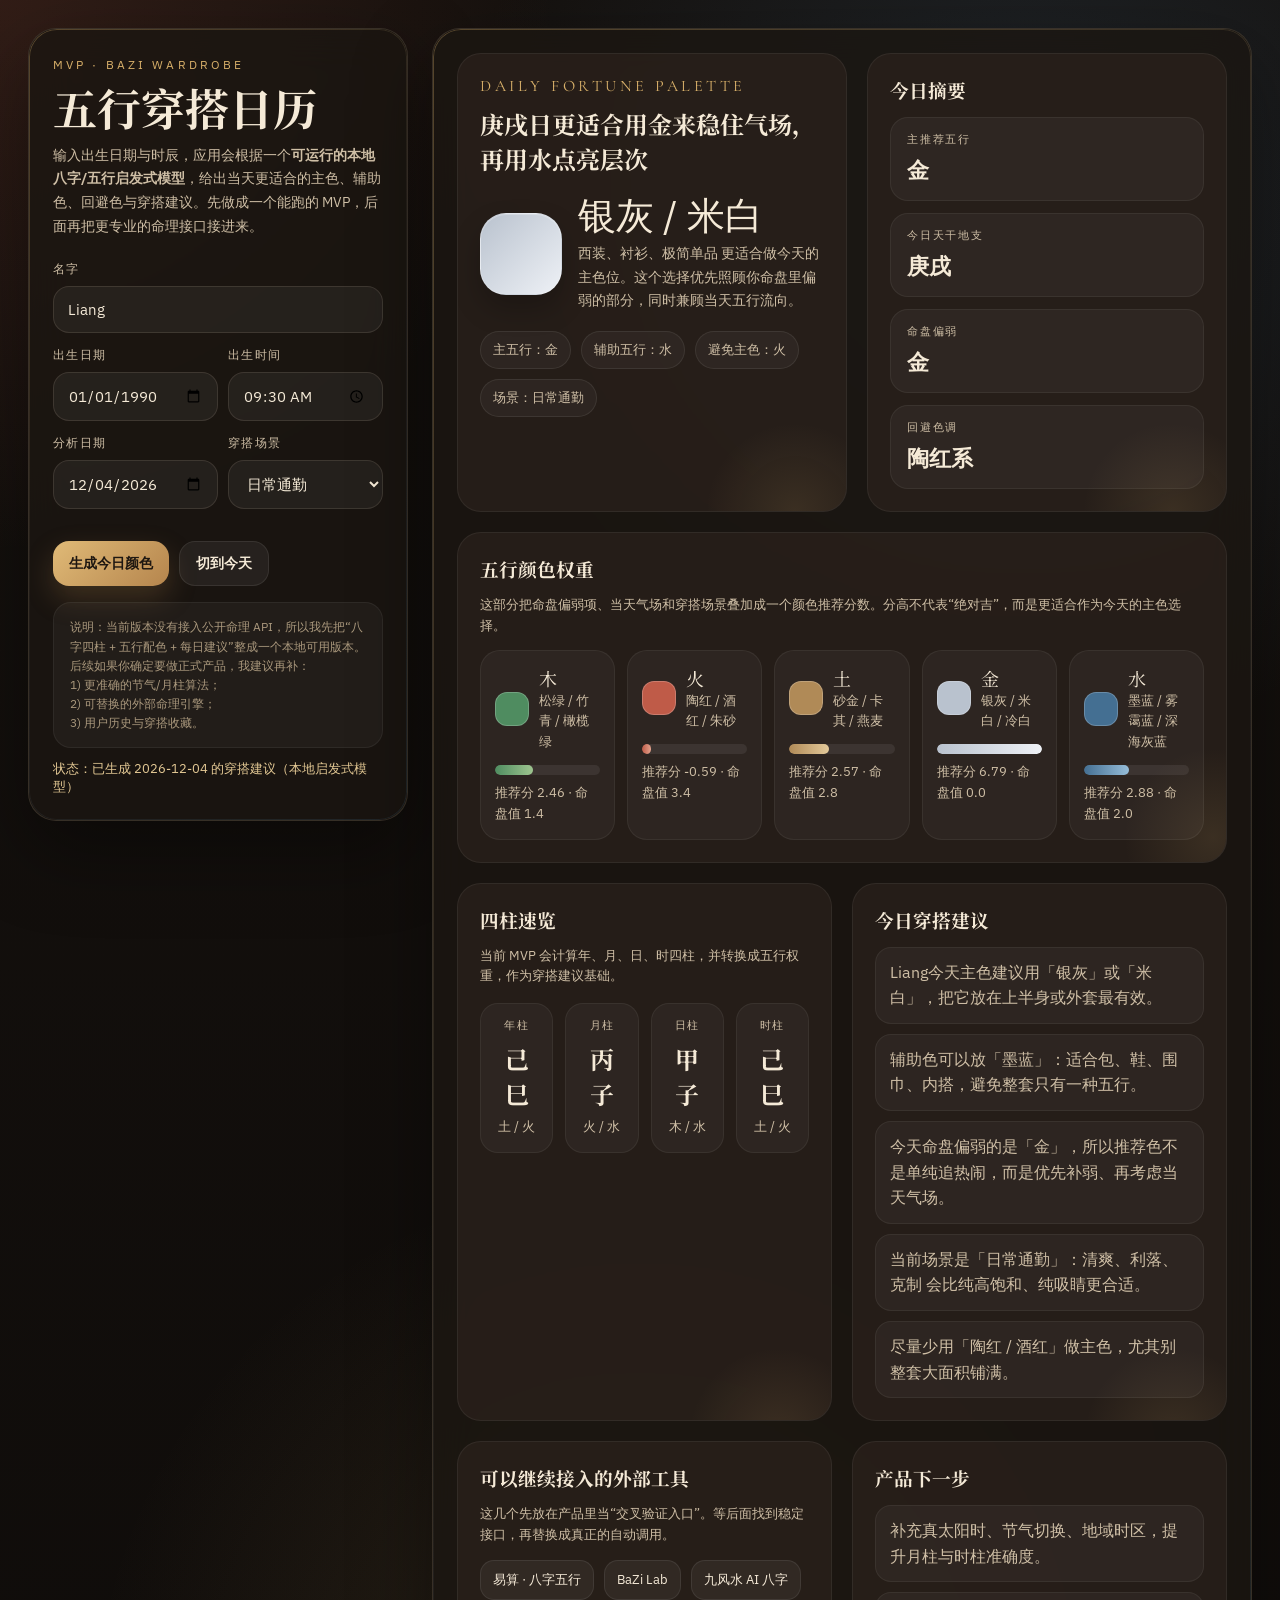
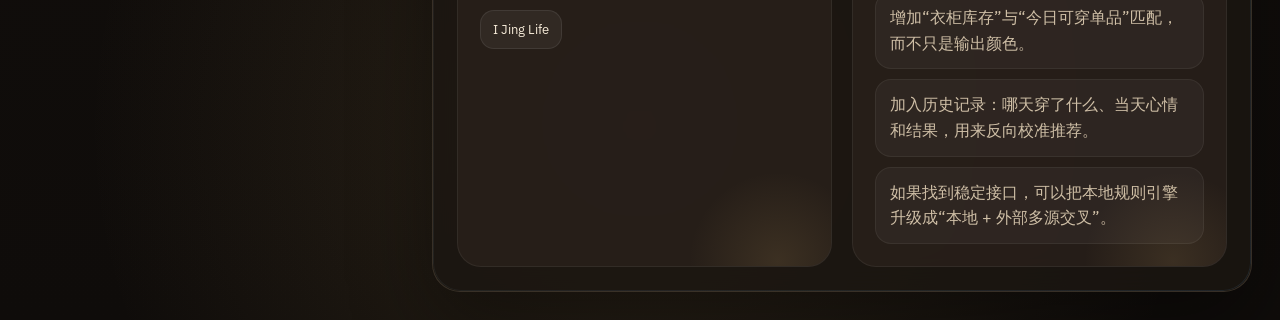
<file: five-elements-wardrobe.html>
<!DOCTYPE html>
<html lang="zh-CN">
<head>
  <meta charset="UTF-8" />
  <meta name="viewport" content="width=device-width, initial-scale=1.0" />
  <title>五行穿搭日历</title>
  <style>
    @import url('https://fonts.googleapis.com/css2?family=Cormorant+Garamond:wght@500;600;700&family=Noto+Serif+SC:wght@400;500;600;700&family=IBM+Plex+Sans:wght@400;500;600&display=swap');

    :root {
      --bg: #120f0d;
      --panel: rgba(28, 22, 18, 0.82);
      --panel-soft: rgba(43, 34, 28, 0.76);
      --line: rgba(235, 214, 178, 0.14);
      --ink: #f5ead7;
      --muted: #cfbfa6;
      --gold: #d8b06a;
      --shadow: 0 30px 80px rgba(0,0,0,0.38);
      --wood: #3c7b56;
      --fire: #c85b43;
      --earth: #b98b54;
      --metal: #b9c0c9;
      --water: #456f92;
    }

    * { box-sizing: border-box; }
    html, body { margin: 0; }

    body {
      min-height: 100vh;
      color: var(--ink);
      font-family: 'IBM Plex Sans', sans-serif;
      background:
        radial-gradient(circle at top left, rgba(200,91,67,0.16), transparent 24%),
        radial-gradient(circle at 80% 10%, rgba(69,111,146,0.20), transparent 28%),
        radial-gradient(circle at 50% 90%, rgba(216,176,106,0.14), transparent 30%),
        linear-gradient(180deg, #15110e 0%, #0f0c0a 100%);
    }

    body::before {
      content: '';
      position: fixed;
      inset: 0;
      pointer-events: none;
      background-image:
        linear-gradient(rgba(255,255,255,0.03) 1px, transparent 1px),
        linear-gradient(90deg, rgba(255,255,255,0.03) 1px, transparent 1px);
      background-size: 26px 26px;
      opacity: 0.18;
    }

    .shell {
      max-width: 1460px;
      margin: 0 auto;
      padding: 28px;
      display: grid;
      grid-template-columns: 380px minmax(0, 1fr);
      gap: 24px;
      align-items: start;
    }

    .panel {
      background: var(--panel);
      border: 1px solid var(--line);
      border-radius: 28px;
      box-shadow: var(--shadow);
      backdrop-filter: blur(20px);
      position: relative;
      overflow: hidden;
    }

    .panel::before {
      content: '';
      position: absolute;
      inset: 0;
      border-radius: inherit;
      padding: 1px;
      background: linear-gradient(135deg, rgba(216,176,106,0.32), rgba(255,255,255,0.04), rgba(69,111,146,0.2));
      -webkit-mask: linear-gradient(#000 0 0) content-box, linear-gradient(#000 0 0);
      -webkit-mask-composite: xor;
      mask-composite: exclude;
      pointer-events: none;
    }

    .controls {
      padding: 24px;
      position: sticky;
      top: 18px;
    }

    .eyebrow {
      display: inline-flex;
      letter-spacing: 0.26em;
      text-transform: uppercase;
      font-size: 12px;
      color: var(--gold);
      margin-bottom: 12px;
    }

    h1, h2, h3 {
      font-family: 'Noto Serif SC', serif;
      margin: 0;
    }

    h1 {
      font-size: clamp(30px, 4vw, 44px);
      line-height: 1.08;
      margin-bottom: 12px;
    }

    .intro {
      margin: 0 0 22px;
      color: var(--muted);
      line-height: 1.7;
      font-size: 14px;
    }

    .field { margin-bottom: 14px; }
    .field label {
      display: block;
      margin-bottom: 8px;
      color: var(--muted);
      font-size: 12px;
      letter-spacing: 0.12em;
      text-transform: uppercase;
    }

    input, select {
      width: 100%;
      padding: 13px 14px;
      border-radius: 16px;
      border: 1px solid rgba(239,223,198,0.12);
      background: rgba(255,255,255,0.05);
      color: var(--ink);
      outline: none;
      font-size: 15px;
      font-family: inherit;
    }

    input:focus, select:focus {
      border-color: rgba(216,176,106,0.52);
      box-shadow: 0 0 0 4px rgba(216,176,106,0.10);
    }

    .row { display: grid; grid-template-columns: 1fr 1fr; gap: 10px; }

    .button-row {
      display: flex;
      gap: 10px;
      margin-top: 18px;
      flex-wrap: wrap;
    }

    button {
      border: 0;
      border-radius: 16px;
      padding: 12px 16px;
      font-size: 14px;
      font-weight: 600;
      cursor: pointer;
      font-family: inherit;
    }

    .primary {
      background: linear-gradient(135deg, #e0ba77, #b5854d);
      color: #1e1711;
      box-shadow: 0 12px 28px rgba(181,133,77,0.25);
    }

    .secondary {
      background: rgba(255,255,255,0.06);
      color: var(--ink);
      border: 1px solid rgba(255,255,255,0.08);
    }

    .micro-note {
      margin-top: 16px;
      color: #aa987d;
      font-size: 12px;
      line-height: 1.6;
      padding: 14px 16px;
      border-radius: 18px;
      background: rgba(255,255,255,0.04);
      border: 1px solid rgba(255,255,255,0.06);
    }

    .main {
      padding: 24px;
      display: grid;
      gap: 20px;
    }

    .hero {
      display: grid;
      grid-template-columns: minmax(0, 1.35fr) 360px;
      gap: 20px;
      align-items: stretch;
    }

    .hero-card, .summary-card, .section-card {
      background: var(--panel-soft);
      border: 1px solid rgba(255,255,255,0.06);
      border-radius: 24px;
      padding: 22px;
      position: relative;
      overflow: hidden;
    }

    .hero-card::after, .summary-card::after, .section-card::after {
      content: '';
      position: absolute;
      inset: auto -10% -20% auto;
      width: 180px;
      height: 180px;
      border-radius: 50%;
      background: radial-gradient(circle, rgba(216,176,106,0.12), transparent 70%);
      pointer-events: none;
    }

    .fortune-mark {
      font-family: 'Cormorant Garamond', serif;
      font-size: 16px;
      letter-spacing: 0.22em;
      text-transform: uppercase;
      color: var(--gold);
      margin-bottom: 10px;
    }

    .big-color {
      display: flex;
      align-items: center;
      gap: 16px;
      margin: 18px 0 12px;
    }

    .swatch-xl {
      width: 82px;
      height: 82px;
      border-radius: 26px;
      border: 1px solid rgba(255,255,255,0.16);
      box-shadow: inset 0 1px 0 rgba(255,255,255,0.26), 0 14px 28px rgba(0,0,0,0.22);
      flex: 0 0 auto;
    }

    .big-title {
      font-size: clamp(26px, 3vw, 38px);
      line-height: 1.1;
    }

    .big-subtitle {
      color: var(--muted);
      margin-top: 6px;
      line-height: 1.7;
      font-size: 14px;
    }

    .chips { display: flex; flex-wrap: wrap; gap: 10px; margin-top: 18px; }
    .chip {
      border-radius: 999px;
      border: 1px solid rgba(255,255,255,0.08);
      padding: 9px 12px;
      color: var(--muted);
      background: rgba(255,255,255,0.04);
      font-size: 13px;
    }

    .summary-grid {
      display: grid;
      gap: 12px;
    }

    .mini-stat {
      border-radius: 18px;
      padding: 14px 16px;
      background: rgba(255,255,255,0.04);
      border: 1px solid rgba(255,255,255,0.06);
    }

    .mini-stat .label {
      color: var(--muted);
      font-size: 11px;
      letter-spacing: 0.16em;
      text-transform: uppercase;
      margin-bottom: 8px;
    }

    .mini-stat .value {
      font-size: 22px;
      font-weight: 600;
    }

    .palette-grid {
      display: grid;
      grid-template-columns: repeat(5, minmax(0, 1fr));
      gap: 12px;
    }

    .palette-card {
      border-radius: 20px;
      padding: 14px;
      background: rgba(255,255,255,0.04);
      border: 1px solid rgba(255,255,255,0.06);
    }

    .palette-top {
      display: flex;
      align-items: center;
      gap: 10px;
      margin-bottom: 12px;
    }

    .swatch {
      width: 34px;
      height: 34px;
      border-radius: 12px;
      border: 1px solid rgba(255,255,255,0.2);
      flex: 0 0 auto;
    }

    .palette-name {
      font-family: 'Noto Serif SC', serif;
      font-size: 18px;
    }

    .meter {
      height: 10px;
      border-radius: 999px;
      background: rgba(255,255,255,0.07);
      overflow: hidden;
      margin: 10px 0 8px;
    }

    .meter > span {
      display: block;
      height: 100%;
      border-radius: inherit;
    }

    .muted-copy {
      color: var(--muted);
      font-size: 13px;
      line-height: 1.6;
    }

    .sections-grid {
      display: grid;
      grid-template-columns: 1fr 1fr;
      gap: 20px;
    }

    .list {
      list-style: none;
      padding: 0;
      margin: 14px 0 0;
      display: grid;
      gap: 10px;
    }

    .list li {
      padding: 12px 14px;
      border-radius: 16px;
      background: rgba(255,255,255,0.04);
      border: 1px solid rgba(255,255,255,0.06);
      color: var(--muted);
      line-height: 1.6;
    }

    .pillars {
      display: grid;
      grid-template-columns: repeat(4, 1fr);
      gap: 12px;
      margin-top: 16px;
    }

    .pillar {
      padding: 14px;
      border-radius: 18px;
      text-align: center;
      background: rgba(255,255,255,0.04);
      border: 1px solid rgba(255,255,255,0.06);
    }

    .pillar small {
      display: block;
      color: var(--muted);
      text-transform: uppercase;
      letter-spacing: 0.12em;
      margin-bottom: 8px;
      font-size: 11px;
    }

    .pillar strong {
      display: block;
      font-family: 'Noto Serif SC', serif;
      font-size: 24px;
      margin-bottom: 6px;
    }

    .links {
      display: flex;
      flex-wrap: wrap;
      gap: 10px;
      margin-top: 14px;
    }

    .links a {
      color: var(--ink);
      text-decoration: none;
      padding: 10px 12px;
      border-radius: 14px;
      background: rgba(255,255,255,0.05);
      border: 1px solid rgba(255,255,255,0.08);
      font-size: 13px;
    }

    .status {
      color: #e4c995;
      font-size: 13px;
      margin-top: 12px;
    }

    @media (max-width: 1120px) {
      .shell, .hero, .sections-grid { grid-template-columns: 1fr; }
      .controls { position: static; }
      .palette-grid { grid-template-columns: repeat(2, minmax(0, 1fr)); }
      .pillars { grid-template-columns: repeat(2, 1fr); }
    }

    @media (max-width: 720px) {
      .shell { padding: 16px; }
      .controls, .main { padding: 18px; }
      .row, .palette-grid, .pillars { grid-template-columns: 1fr; }
      .big-color { align-items: flex-start; }
    }
  </style>
</head>
<body>
  <div class="shell">
    <aside class="panel controls">
      <div class="eyebrow">MVP · BaZi Wardrobe</div>
      <h1>五行穿搭日历</h1>
      <p class="intro">输入出生日期与时辰，应用会根据一个<strong>可运行的本地八字/五行启发式模型</strong>，给出当天更适合的主色、辅助色、回避色与穿搭建议。先做成一个能跑的 MVP，后面再把更专业的命理接口接进来。</p>

      <div class="field">
        <label for="nameInput">名字</label>
        <input id="nameInput" value="Liang" />
      </div>

      <div class="row">
        <div class="field">
          <label for="birthDateInput">出生日期</label>
          <input id="birthDateInput" type="date" value="1990-01-01" />
        </div>
        <div class="field">
          <label for="birthTimeInput">出生时间</label>
          <input id="birthTimeInput" type="time" value="09:30" />
        </div>
      </div>

      <div class="row">
        <div class="field">
          <label for="targetDateInput">分析日期</label>
          <input id="targetDateInput" type="date" />
        </div>
        <div class="field">
          <label for="styleInput">穿搭场景</label>
          <select id="styleInput">
            <option value="daily">日常通勤</option>
            <option value="business">商务稳重</option>
            <option value="date">约会柔和</option>
            <option value="creative">创意表达</option>
          </select>
        </div>
      </div>

      <div class="button-row">
        <button class="primary" id="analyzeBtn">生成今日颜色</button>
        <button class="secondary" id="todayBtn">切到今天</button>
      </div>

      <div class="micro-note">
        说明：当前版本没有接入公开命理 API，所以我先把“八字四柱 + 五行配色 + 每日建议”整成一个本地可用版本。后续如果你确定要做正式产品，我建议再补：<br />
        1) 更准确的节气/月柱算法；<br />
        2) 可替换的外部命理引擎；<br />
        3) 用户历史与穿搭收藏。
      </div>
      <div class="status" id="status">状态：等待生成</div>
    </aside>

    <main class="panel main">
      <section class="hero">
        <div class="hero-card">
          <div class="fortune-mark">Daily Fortune Palette</div>
          <h2 id="headline">今天更适合偏稳、偏润的颜色</h2>
          <div class="big-color">
            <div class="swatch-xl" id="heroSwatch"></div>
            <div>
              <div class="big-title" id="primaryColorTitle">墨蓝 / 深水色</div>
              <div class="big-subtitle" id="primaryColorCopy">用于上衣、外套或主视觉单品，帮助今天的气场更沉稳、更聚焦。</div>
            </div>
          </div>
          <div class="chips" id="chips"></div>
        </div>

        <div class="summary-card">
          <h3 style="margin-bottom: 14px;">今日摘要</h3>
          <div class="summary-grid">
            <div class="mini-stat">
              <div class="label">主推荐五行</div>
              <div class="value" id="favElement">水</div>
            </div>
            <div class="mini-stat">
              <div class="label">今日天干地支</div>
              <div class="value" id="dayPillar">甲子</div>
            </div>
            <div class="mini-stat">
              <div class="label">命盘偏弱</div>
              <div class="value" id="weakElement">水</div>
            </div>
            <div class="mini-stat">
              <div class="label">回避色调</div>
              <div class="value" id="avoidColor">高饱和火色</div>
            </div>
          </div>
        </div>
      </section>

      <section class="section-card">
        <h3>五行颜色权重</h3>
        <p class="muted-copy">这部分把命盘偏弱项、当天气场和穿搭场景叠加成一个颜色推荐分数。分高不代表“绝对吉”，而是更适合作为今天的主色选择。</p>
        <div class="palette-grid" id="paletteGrid"></div>
      </section>

      <section class="sections-grid">
        <section class="section-card">
          <h3>四柱速览</h3>
          <p class="muted-copy">当前 MVP 会计算年、月、日、时四柱，并转换成五行权重，作为穿搭建议基础。</p>
          <div class="pillars" id="pillars"></div>
        </section>

        <section class="section-card">
          <h3>今日穿搭建议</h3>
          <ul class="list" id="adviceList"></ul>
        </section>
      </section>

      <section class="sections-grid">
        <section class="section-card">
          <h3>可以继续接入的外部工具</h3>
          <p class="muted-copy">这几个先放在产品里当“交叉验证入口”。等后面找到稳定接口，再替换成真正的自动调用。</p>
          <div class="links">
            <a href="https://yisuan.net/app/bazi-wuxing" target="_blank" rel="noreferrer">易算 · 八字五行</a>
            <a href="https://www.bazi-lab.com/zh/bazi-calculator" target="_blank" rel="noreferrer">BaZi Lab</a>
            <a href="https://jiufengshui.com/tools/bazi-analysis/" target="_blank" rel="noreferrer">九风水 AI 八字</a>
            <a href="https://ijing.life/" target="_blank" rel="noreferrer">I Jing Life</a>
          </div>
        </section>

        <section class="section-card">
          <h3>产品下一步</h3>
          <ul class="list">
            <li>补充真太阳时、节气切换、地域时区，提升月柱与时柱准确度。</li>
            <li>增加“衣柜库存”与“今日可穿单品”匹配，而不只是输出颜色。</li>
            <li>加入历史记录：哪天穿了什么、当天心情和结果，用来反向校准推荐。</li>
            <li>如果找到稳定接口，可以把本地规则引擎升级成“本地 + 外部多源交叉”。</li>
          </ul>
        </section>
      </section>
    </main>
  </div>

  <script>
    const STEMS = ['甲','乙','丙','丁','戊','己','庚','辛','壬','癸'];
    const BRANCHES = ['子','丑','寅','卯','辰','巳','午','未','申','酉','戌','亥'];
    const STEM_ELEMENTS = ['木','木','火','火','土','土','金','金','水','水'];
    const BRANCH_ELEMENTS = ['水','土','木','木','土','火','火','土','金','金','土','水'];
    const ELEMENTS = ['木','火','土','金','水'];

    const ELEMENT_META = {
      木: { color: '#4f8c60', shades: ['松绿', '竹青', '橄榄绿'], accent: '#9ec58f', vibe: '生发、舒展、向上', garment: '衬衫、针织、轻外套' },
      火: { color: '#bf5b48', shades: ['陶红', '酒红', '朱砂'], accent: '#e4a38d', vibe: '表达、热度、存在感', garment: '内搭、领带、点缀单品' },
      土: { color: '#b08a57', shades: ['砂金', '卡其', '燕麦'], accent: '#e3c99a', vibe: '稳定、承载、可信赖', garment: '风衣、西裤、针织背心' },
      金: { color: '#b9c2ce', shades: ['银灰', '米白', '冷白'], accent: '#eef1f6', vibe: '清爽、利落、克制', garment: '西装、衬衫、极简单品' },
      水: { color: '#446f92', shades: ['墨蓝', '雾霭蓝', '深海灰蓝'], accent: '#96bdd9', vibe: '沉静、聚焦、收敛', garment: '外套、主上衣、围巾' }
    };

    const GENERATES = { 木: '火', 火: '土', 土: '金', 金: '水', 水: '木' };
    const CONTROLS = { 木: '土', 火: '金', 土: '水', 金: '木', 水: '火' };

    const SCENE_BONUS = {
      daily: { 木: 0.3, 火: 0.1, 土: 0.5, 金: 0.4, 水: 0.3 },
      business: { 木: 0.1, 火: 0.0, 土: 0.5, 金: 0.8, 水: 0.7 },
      date: { 木: 0.4, 火: 0.7, 土: 0.2, 金: 0.2, 水: 0.3 },
      creative: { 木: 0.7, 火: 0.8, 土: 0.1, 金: 0.2, 水: 0.4 }
    };

    const nameInput = document.getElementById('nameInput');
    const birthDateInput = document.getElementById('birthDateInput');
    const birthTimeInput = document.getElementById('birthTimeInput');
    const targetDateInput = document.getElementById('targetDateInput');
    const styleInput = document.getElementById('styleInput');
    const statusEl = document.getElementById('status');

    const heroSwatch = document.getElementById('heroSwatch');
    const headline = document.getElementById('headline');
    const primaryColorTitle = document.getElementById('primaryColorTitle');
    const primaryColorCopy = document.getElementById('primaryColorCopy');
    const chips = document.getElementById('chips');
    const favElement = document.getElementById('favElement');
    const dayPillarEl = document.getElementById('dayPillar');
    const weakElementEl = document.getElementById('weakElement');
    const avoidColorEl = document.getElementById('avoidColor');
    const paletteGrid = document.getElementById('paletteGrid');
    const pillarsEl = document.getElementById('pillars');
    const adviceList = document.getElementById('adviceList');

    function pad(num) {
      return String(num).padStart(2, '0');
    }

    function defaultToday() {
      const now = new Date();
      return `${now.getFullYear()}-${pad(now.getMonth()+1)}-${pad(now.getDate())}`;
    }

    targetDateInput.value = defaultToday();

    function parseDateTime(dateStr, timeStr = '12:00') {
      const [y, m, d] = dateStr.split('-').map(Number);
      const [hh, mm] = timeStr.split(':').map(Number);
      return new Date(y, (m || 1) - 1, d || 1, hh || 0, mm || 0, 0, 0);
    }

    function toJulianDay(date) {
      const y = date.getFullYear();
      const m = date.getMonth() + 1;
      const d = date.getDate() + (date.getHours() + date.getMinutes() / 60) / 24;
      const a = Math.floor((14 - m) / 12);
      const yy = y + 4800 - a;
      const mm = m + 12 * a - 3;
      return d + Math.floor((153 * mm + 2) / 5) + 365 * yy + Math.floor(yy / 4) - Math.floor(yy / 100) + Math.floor(yy / 400) - 32045;
    }

    function cyclical(index) {
      const stem = STEMS[((index % 10) + 10) % 10];
      const branch = BRANCHES[((index % 12) + 12) % 12];
      return { stem, branch, text: stem + branch };
    }

    function getYearPillar(date) {
      let year = date.getFullYear();
      const beforeLiChun = (date.getMonth() + 1 < 2) || ((date.getMonth() + 1 === 2) && date.getDate() < 4);
      if (beforeLiChun) year -= 1;
      return cyclical(year - 1984);
    }

    function getMonthBranchIndex(date) {
      const m = date.getMonth() + 1;
      const d = date.getDate();
      const checkpoints = [
        { month: 2, day: 4, branchIndex: 2 },
        { month: 3, day: 6, branchIndex: 3 },
        { month: 4, day: 5, branchIndex: 4 },
        { month: 5, day: 6, branchIndex: 5 },
        { month: 6, day: 6, branchIndex: 6 },
        { month: 7, day: 7, branchIndex: 7 },
        { month: 8, day: 8, branchIndex: 8 },
        { month: 9, day: 8, branchIndex: 9 },
        { month: 10, day: 8, branchIndex: 10 },
        { month: 11, day: 7, branchIndex: 11 },
        { month: 12, day: 7, branchIndex: 0 },
        { month: 1, day: 6, branchIndex: 1 }
      ];
      let index = 1;
      for (const point of checkpoints) {
        if (m > point.month || (m === point.month && d >= point.day)) index = point.branchIndex;
      }
      if (m === 1 && d < 6) index = 0;
      return index;
    }

    function getMonthPillar(date, yearStemIndex) {
      const branchIndex = getMonthBranchIndex(date);
      const monthOrder = branchIndex >= 2 ? branchIndex - 2 : branchIndex + 10;
      const stemStartMap = { 0: 2, 5: 2, 1: 4, 6: 4, 2: 6, 7: 6, 3: 8, 8: 8, 4: 0, 9: 0 };
      const stemBase = stemStartMap[yearStemIndex];
      return { stem: STEMS[(stemBase + monthOrder) % 10], branch: BRANCHES[branchIndex], text: STEMS[(stemBase + monthOrder) % 10] + BRANCHES[branchIndex] };
    }

    function getDayPillar(date) {
      const base = new Date(1984, 1, 2, 0, 0, 0, 0);
      const diff = Math.floor((Date.UTC(date.getFullYear(), date.getMonth(), date.getDate()) - Date.UTC(base.getFullYear(), base.getMonth(), base.getDate())) / 86400000);
      return cyclical(diff);
    }

    function getHourBranchIndex(hour, minute) {
      const totalMinutes = hour * 60 + minute;
      const shifted = (totalMinutes + 60) % 1440;
      return Math.floor(shifted / 120) % 12;
    }

    function getHourPillar(date, dayStemIndex) {
      const hourIndex = getHourBranchIndex(date.getHours(), date.getMinutes());
      const stemStartMap = { 0: 0, 5: 0, 1: 2, 6: 2, 2: 4, 7: 4, 3: 6, 8: 6, 4: 8, 9: 8 };
      const stemBase = stemStartMap[dayStemIndex];
      const stemIndex = (stemBase + hourIndex) % 10;
      return { stem: STEMS[stemIndex], branch: BRANCHES[hourIndex], text: STEMS[stemIndex] + BRANCHES[hourIndex] };
    }

    function scoreNatal(pillars) {
      const scores = { 木: 0, 火: 0, 土: 0, 金: 0, 水: 0 };
      pillars.forEach(p => {
        const stemElement = STEM_ELEMENTS[STEMS.indexOf(p.stem)];
        const branchElement = BRANCH_ELEMENTS[BRANCHES.indexOf(p.branch)];
        scores[stemElement] += 1.4;
        scores[branchElement] += 1;
      });
      return scores;
    }

    function scoreToday(dayPillar) {
      const scores = { 木: 0, 火: 0, 土: 0, 金: 0, 水: 0 };
      const stemElement = STEM_ELEMENTS[STEMS.indexOf(dayPillar.stem)];
      const branchElement = BRANCH_ELEMENTS[BRANCHES.indexOf(dayPillar.branch)];
      scores[stemElement] += 1.3;
      scores[branchElement] += 1;
      scores[GENERATES[stemElement]] += 0.4;
      return scores;
    }

    function rankElements(natalScores, dayScores, scene) {
      const maxNatal = Math.max(...ELEMENTS.map(e => natalScores[e]));
      const result = {};
      ELEMENTS.forEach(el => {
        const deficiency = maxNatal - natalScores[el];
        const generatedBy = Object.keys(GENERATES).find(key => GENERATES[key] === el);
        const supportBonus = dayScores[el] * 1.35 + dayScores[generatedBy] * 0.55;
        const controlPenalty = dayScores[Object.keys(CONTROLS).find(key => CONTROLS[key] === el)] * 0.35;
        const natalOverPenalty = natalScores[el] > maxNatal - 0.4 ? 0.55 : 0;
        result[el] = deficiency * 1.2 + supportBonus + (SCENE_BONUS[scene]?.[el] || 0) - controlPenalty - natalOverPenalty;
      });
      return result;
    }

    function sortedElements(scoreMap) {
      return [...ELEMENTS].sort((a, b) => scoreMap[b] - scoreMap[a]);
    }

    function buildAdvice(name, primary, accent, avoid, weak, scene) {
      const sceneCopy = {
        daily: '日常通勤',
        business: '商务稳重',
        date: '约会柔和',
        creative: '创意表达'
      }[scene] || '日常';

      return [
        `${name || '你'}今天主色建议用「${ELEMENT_META[primary].shades[0]}」或「${ELEMENT_META[primary].shades[1]}」，把它放在上半身或外套最有效。`,
        `辅助色可以放「${ELEMENT_META[accent].shades[0]}」：适合包、鞋、围巾、内搭，避免整套只有一种五行。`,
        `今天命盘偏弱的是「${weak}」，所以推荐色不是单纯追热闹，而是优先补弱、再考虑当天气场。`,
        `当前场景是「${sceneCopy}」：${ELEMENT_META[primary].vibe} 会比纯高饱和、纯吸睛更合适。`,
        `尽量少用「${ELEMENT_META[avoid].shades[0]} / ${ELEMENT_META[avoid].shades[1]}」做主色，尤其别整套大面积铺满。`
      ];
    }

    function render(data) {
      const { ranked, finalScores, natalScores, dayPillar, natalPillars, targetDayPillar, scene } = data;
      const primary = ranked[0];
      const accent = ranked[1];
      const avoid = ranked[ranked.length - 1];
      const weak = [...ELEMENTS].sort((a, b) => natalScores[a] - natalScores[b])[0];

      heroSwatch.style.background = `linear-gradient(135deg, ${ELEMENT_META[primary].color}, ${ELEMENT_META[primary].accent})`;
      headline.textContent = `${targetDayPillar.text}日更适合用${primary}来稳住气场，再用${accent}点亮层次`;
      primaryColorTitle.textContent = `${ELEMENT_META[primary].shades[0]} / ${ELEMENT_META[primary].shades[1]}`;
      primaryColorCopy.textContent = `${ELEMENT_META[primary].garment} 更适合做今天的主色位。这个选择优先照顾你命盘里偏弱的部分，同时兼顾当天五行流向。`;

      chips.innerHTML = '';
      [
        `主五行：${primary}`,
        `辅助五行：${accent}`,
        `避免主色：${avoid}`,
        `场景：${styleInput.options[styleInput.selectedIndex].text}`
      ].forEach(text => {
        const chip = document.createElement('div');
        chip.className = 'chip';
        chip.textContent = text;
        chips.appendChild(chip);
      });

      favElement.textContent = primary;
      dayPillarEl.textContent = dayPillar.text;
      weakElementEl.textContent = weak;
      avoidColorEl.textContent = `${ELEMENT_META[avoid].shades[0]}系`;

      paletteGrid.innerHTML = '';
      const maxScore = Math.max(...ELEMENTS.map(el => finalScores[el]));
      ELEMENTS.forEach(el => {
        const card = document.createElement('div');
        card.className = 'palette-card';
        card.innerHTML = `
          <div class="palette-top">
            <div class="swatch" style="background:${ELEMENT_META[el].color}"></div>
            <div>
              <div class="palette-name">${el}</div>
              <div class="muted-copy">${ELEMENT_META[el].shades.join(' / ')}</div>
            </div>
          </div>
          <div class="meter"><span style="width:${Math.max(8, (finalScores[el] / maxScore) * 100)}%;background:linear-gradient(90deg, ${ELEMENT_META[el].color}, ${ELEMENT_META[el].accent});"></span></div>
          <div class="muted-copy">推荐分 ${finalScores[el].toFixed(2)} · 命盘值 ${natalScores[el].toFixed(1)}</div>
        `;
        paletteGrid.appendChild(card);
      });

      pillarsEl.innerHTML = '';
      const labels = ['年柱', '月柱', '日柱', '时柱'];
      natalPillars.forEach((pillar, idx) => {
        const stemElement = STEM_ELEMENTS[STEMS.indexOf(pillar.stem)];
        const branchElement = BRANCH_ELEMENTS[BRANCHES.indexOf(pillar.branch)];
        const div = document.createElement('div');
        div.className = 'pillar';
        div.innerHTML = `<small>${labels[idx]}</small><strong>${pillar.text}</strong><div class="muted-copy">${stemElement} / ${branchElement}</div>`;
        pillarsEl.appendChild(div);
      });

      adviceList.innerHTML = '';
      buildAdvice(nameInput.value, primary, accent, avoid, weak, scene).forEach(item => {
        const li = document.createElement('li');
        li.textContent = item;
        adviceList.appendChild(li);
      });
    }

    function analyze() {
      if (!birthDateInput.value) {
        statusEl.textContent = '状态：请先填写出生日期';
        return;
      }
      const birth = parseDateTime(birthDateInput.value, birthTimeInput.value || '12:00');
      const target = parseDateTime(targetDateInput.value || defaultToday(), '12:00');

      const yearPillar = getYearPillar(birth);
      const yearStemIndex = STEMS.indexOf(yearPillar.stem);
      const monthPillar = getMonthPillar(birth, yearStemIndex);
      const dayPillar = getDayPillar(birth);
      const dayStemIndex = STEMS.indexOf(dayPillar.stem);
      const hourPillar = getHourPillar(birth, dayStemIndex);
      const natalPillars = [yearPillar, monthPillar, dayPillar, hourPillar];

      const natalScores = scoreNatal(natalPillars);
      const targetDayPillar = getDayPillar(target);
      const todayScores = scoreToday(targetDayPillar);
      const finalScores = rankElements(natalScores, todayScores, styleInput.value);
      const ranked = sortedElements(finalScores);

      render({ ranked, finalScores, natalScores, dayPillar: targetDayPillar, natalPillars, targetDayPillar, scene: styleInput.value });
      statusEl.textContent = `状态：已生成 ${targetDateInput.value} 的穿搭建议（本地启发式模型）`;
    }

    document.getElementById('analyzeBtn').addEventListener('click', analyze);
    document.getElementById('todayBtn').addEventListener('click', () => {
      targetDateInput.value = defaultToday();
      analyze();
    });

    [birthDateInput, birthTimeInput, targetDateInput, styleInput].forEach(el => el.addEventListener('change', analyze));

    analyze();
  </script>
</body>
</html>
</file>
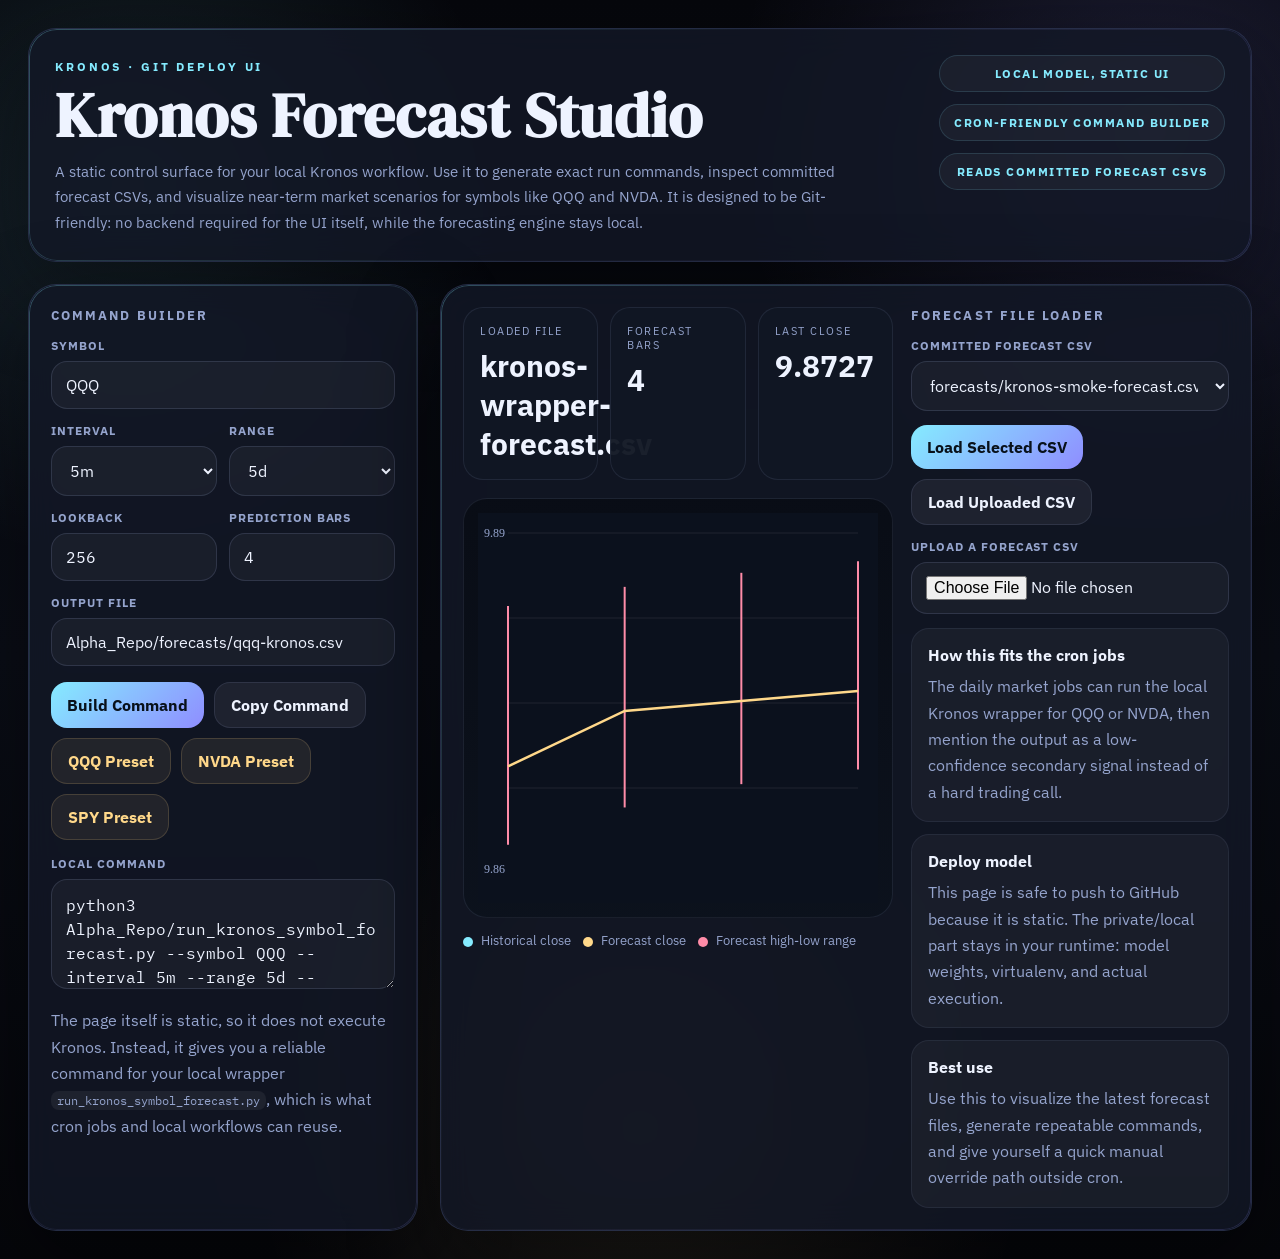
<file: kronos-forecast-studio.html>
<!DOCTYPE html>
<html lang="en">
<head>
  <meta charset="UTF-8" />
  <meta name="viewport" content="width=device-width, initial-scale=1.0" />
  <title>Kronos Forecast Studio</title>
  <style>
    @import url('https://fonts.googleapis.com/css2?family=IBM+Plex+Sans:wght@400;500;600;700&family=DM+Serif+Display:ital@0;1&family=IBM+Plex+Mono:wght@400;500;700&display=swap');

    :root {
      --bg: #090b12;
      --panel: rgba(19, 24, 38, 0.82);
      --panel-strong: rgba(17, 23, 36, 0.96);
      --line: rgba(146, 165, 255, 0.16);
      --text: #eef3ff;
      --muted: #95a4cd;
      --cyan: #85ebff;
      --gold: #ffd88a;
      --violet: #8f8dff;
      --green: #67d8aa;
      --rose: #ff8ca8;
      --shadow: 0 30px 90px rgba(0, 0, 0, 0.44);
    }

    * { box-sizing: border-box; }
    body {
      margin: 0;
      min-height: 100vh;
      color: var(--text);
      font-family: 'IBM Plex Sans', sans-serif;
      background:
        radial-gradient(circle at 10% 15%, rgba(133, 235, 255, 0.12), transparent 24%),
        radial-gradient(circle at 90% 10%, rgba(143, 141, 255, 0.16), transparent 26%),
        radial-gradient(circle at 50% 90%, rgba(255, 216, 138, 0.10), transparent 30%),
        linear-gradient(180deg, #06070c 0%, #0a0d16 52%, #05060a 100%);
    }
    body::before {
      content: '';
      position: fixed;
      inset: 0;
      pointer-events: none;
      opacity: 0.18;
      background-image:
        linear-gradient(rgba(255,255,255,0.03) 1px, transparent 1px),
        linear-gradient(90deg, rgba(255,255,255,0.03) 1px, transparent 1px);
      background-size: 28px 28px;
    }
    .app {
      max-width: 1480px;
      margin: 0 auto;
      padding: 28px;
      display: grid;
      gap: 22px;
    }
    .hero, .panel {
      background: var(--panel);
      border: 1px solid var(--line);
      border-radius: 28px;
      box-shadow: var(--shadow);
      backdrop-filter: blur(16px);
      position: relative;
      overflow: hidden;
    }
    .hero::before, .panel::before {
      content: '';
      position: absolute;
      inset: 0;
      border-radius: inherit;
      padding: 1px;
      background: linear-gradient(135deg, rgba(133,235,255,0.28), rgba(255,255,255,0.02), rgba(143,141,255,0.18));
      -webkit-mask: linear-gradient(#000 0 0) content-box, linear-gradient(#000 0 0);
      -webkit-mask-composite: xor;
      mask-composite: exclude;
      pointer-events: none;
    }
    .hero {
      padding: 26px;
      display: flex;
      justify-content: space-between;
      gap: 24px;
      flex-wrap: wrap;
      align-items: flex-start;
    }
    .eyebrow {
      display: inline-flex;
      font-size: 12px;
      letter-spacing: 0.24em;
      text-transform: uppercase;
      color: var(--cyan);
      margin-bottom: 12px;
      font-weight: 700;
    }
    h1, h2, h3 { margin: 0; }
    h1 {
      font-family: 'DM Serif Display', serif;
      font-size: clamp(34px, 5vw, 62px);
      line-height: 0.98;
      margin-bottom: 12px;
      letter-spacing: 0.01em;
    }
    .hero p {
      margin: 0;
      max-width: 780px;
      color: var(--muted);
      line-height: 1.7;
      font-size: 15px;
    }
    .hero-meta {
      display: grid;
      gap: 12px;
      min-width: 280px;
    }
    .chip {
      border-radius: 999px;
      padding: 10px 14px;
      border: 1px solid rgba(133,235,255,0.14);
      background: rgba(255,255,255,0.04);
      font-size: 12px;
      letter-spacing: 0.12em;
      text-transform: uppercase;
      color: var(--cyan);
      font-weight: 700;
      text-align: center;
    }
    .grid {
      display: grid;
      grid-template-columns: 390px minmax(0, 1fr);
      gap: 22px;
    }
    .panel { padding: 22px; }
    .section-title {
      font-size: 13px;
      letter-spacing: 0.16em;
      text-transform: uppercase;
      color: var(--muted);
      margin-bottom: 14px;
      font-weight: 700;
    }
    .field { margin-bottom: 14px; }
    .field label {
      display: block;
      margin-bottom: 8px;
      font-size: 12px;
      letter-spacing: 0.08em;
      text-transform: uppercase;
      color: var(--muted);
      font-weight: 700;
    }
    .field input, .field select, .field textarea {
      width: 100%;
      border-radius: 16px;
      border: 1px solid rgba(149, 164, 205, 0.18);
      padding: 13px 14px;
      background: rgba(255,255,255,0.04);
      color: var(--text);
      font: inherit;
      outline: none;
    }
    .field textarea {
      min-height: 110px;
      resize: vertical;
      font-family: 'IBM Plex Mono', monospace;
      line-height: 1.5;
    }
    .row { display: grid; grid-template-columns: 1fr 1fr; gap: 12px; }
    .actions { display: flex; flex-wrap: wrap; gap: 10px; margin-top: 16px; }
    button {
      border: 0;
      border-radius: 16px;
      padding: 12px 16px;
      font: inherit;
      font-weight: 700;
      cursor: pointer;
      transition: transform 140ms ease, box-shadow 140ms ease;
    }
    button:hover { transform: translateY(-1px); }
    .primary { background: linear-gradient(135deg, var(--cyan), var(--violet)); color: #08111a; }
    .secondary { background: rgba(255,255,255,0.06); color: var(--text); border: 1px solid rgba(149,164,205,0.14); }
    .ghost { background: rgba(255,216,138,0.08); color: var(--gold); border: 1px solid rgba(255,216,138,0.16); }
    .panel-grid { display: grid; grid-template-columns: 1.15fr 0.85fr; gap: 18px; }
    .metric-grid { display: grid; grid-template-columns: repeat(3, minmax(0,1fr)); gap: 12px; margin-bottom: 18px; }
    .metric {
      padding: 16px;
      border-radius: 20px;
      background: var(--panel-strong);
      border: 1px solid rgba(149,164,205,0.12);
    }
    .metric .label { color: var(--muted); font-size: 11px; letter-spacing: 0.14em; text-transform: uppercase; margin-bottom: 8px; }
    .metric .value { font-size: 30px; font-weight: 700; }
    .stage {
      position: relative;
      min-height: 420px;
      border-radius: 24px;
      background: linear-gradient(180deg, rgba(9,13,22,0.98), rgba(12,18,29,0.98));
      border: 1px solid rgba(149,164,205,0.12);
      overflow: hidden;
      padding: 14px;
    }
    canvas { width: 100%; height: 100%; min-height: 390px; display: block; }
    .legend { display: flex; flex-wrap: wrap; gap: 12px; margin-top: 14px; color: var(--muted); font-size: 13px; }
    .legend span::before { content: ''; width: 10px; height: 10px; display: inline-block; border-radius: 50%; margin-right: 8px; vertical-align: middle; }
    .legend .history::before { background: var(--cyan); }
    .legend .forecast::before { background: var(--gold); }
    .legend .range::before { background: var(--rose); }
    .card-list { display: grid; gap: 12px; }
    .card {
      padding: 16px;
      border-radius: 18px;
      background: rgba(255,255,255,0.04);
      border: 1px solid rgba(149,164,205,0.10);
    }
    .card strong { display: block; margin-bottom: 8px; }
    .muted { color: var(--muted); line-height: 1.65; }
    code.inline {
      background: rgba(255,255,255,0.06);
      border-radius: 8px;
      padding: 2px 6px;
      font-family: 'IBM Plex Mono', monospace;
      font-size: 12px;
    }
    @media (max-width: 1120px) {
      .grid, .panel-grid { grid-template-columns: 1fr; }
      .metric-grid { grid-template-columns: 1fr 1fr; }
    }
    @media (max-width: 720px) {
      .app { padding: 16px; }
      .row, .metric-grid { grid-template-columns: 1fr; }
    }
  </style>
</head>
<body>
  <div class="app">
    <section class="hero">
      <div>
        <div class="eyebrow">Kronos · Git Deploy UI</div>
        <h1>Kronos Forecast Studio</h1>
        <p>
          A static control surface for your local Kronos workflow. Use it to generate exact run commands,
          inspect committed forecast CSVs, and visualize near-term market scenarios for symbols like QQQ and NVDA.
          It is designed to be Git-friendly: no backend required for the UI itself, while the forecasting engine stays local.
        </p>
      </div>
      <div class="hero-meta">
        <div class="chip">Local model, static UI</div>
        <div class="chip">Cron-friendly command builder</div>
        <div class="chip">Reads committed forecast CSVs</div>
      </div>
    </section>

    <section class="grid">
      <aside class="panel">
        <div class="section-title">Command Builder</div>
        <div class="field">
          <label for="symbol">Symbol</label>
          <input id="symbol" value="QQQ" />
        </div>
        <div class="row">
          <div class="field">
            <label for="interval">Interval</label>
            <select id="interval">
              <option>5m</option>
              <option>15m</option>
              <option>30m</option>
              <option>60m</option>
              <option>1d</option>
            </select>
          </div>
          <div class="field">
            <label for="range">Range</label>
            <select id="range">
              <option>5d</option>
              <option>1mo</option>
              <option>3mo</option>
              <option>6mo</option>
              <option>1y</option>
            </select>
          </div>
        </div>
        <div class="row">
          <div class="field">
            <label for="lookback">Lookback</label>
            <input id="lookback" type="number" value="256" min="32" />
          </div>
          <div class="field">
            <label for="predLen">Prediction bars</label>
            <input id="predLen" type="number" value="4" min="1" />
          </div>
        </div>
        <div class="field">
          <label for="outputPath">Output file</label>
          <input id="outputPath" value="Alpha_Repo/forecasts/qqq-kronos.csv" />
        </div>
        <div class="actions">
          <button class="primary" id="buildBtn">Build Command</button>
          <button class="secondary" id="copyBtn">Copy Command</button>
          <button class="ghost" data-preset="QQQ">QQQ Preset</button>
          <button class="ghost" data-preset="NVDA">NVDA Preset</button>
          <button class="ghost" data-preset="SPY">SPY Preset</button>
        </div>
        <div class="field" style="margin-top: 16px;">
          <label for="commandBox">Local command</label>
          <textarea id="commandBox" readonly></textarea>
        </div>
        <div class="muted">
          The page itself is static, so it does not execute Kronos. Instead, it gives you a reliable command
          for your local wrapper <code class="inline">run_kronos_symbol_forecast.py</code>, which is what cron jobs and local workflows can reuse.
        </div>
      </aside>

      <main class="panel panel-grid">
        <section>
          <div class="metric-grid">
            <div class="metric"><div class="label">Loaded file</div><div class="value" id="loadedFile">—</div></div>
            <div class="metric"><div class="label">Forecast bars</div><div class="value" id="forecastBars">0</div></div>
            <div class="metric"><div class="label">Last close</div><div class="value" id="lastClose">—</div></div>
          </div>
          <div class="stage"><canvas id="chart"></canvas></div>
          <div class="legend">
            <span class="history">Historical close</span>
            <span class="forecast">Forecast close</span>
            <span class="range">Forecast high-low range</span>
          </div>
        </section>

        <section>
          <div class="section-title">Forecast file loader</div>
          <div class="field">
            <label for="forecastSelect">Committed forecast CSV</label>
            <select id="forecastSelect">
              <option value="forecasts/kronos-smoke-forecast.csv">forecasts/kronos-smoke-forecast.csv</option>
              <option value="forecasts/kronos-wrapper-forecast.csv">forecasts/kronos-wrapper-forecast.csv</option>
            </select>
          </div>
          <div class="actions" style="margin-top: 0; margin-bottom: 14px;">
            <button class="primary" id="loadForecastBtn">Load Selected CSV</button>
            <button class="secondary" id="loadUploadBtn">Load Uploaded CSV</button>
          </div>
          <div class="field">
            <label for="fileInput">Upload a forecast CSV</label>
            <input id="fileInput" type="file" accept=".csv" />
          </div>
          <div class="card-list">
            <div class="card">
              <strong>How this fits the cron jobs</strong>
              <div class="muted">The daily market jobs can run the local Kronos wrapper for QQQ or NVDA, then mention the output as a low-confidence secondary signal instead of a hard trading call.</div>
            </div>
            <div class="card">
              <strong>Deploy model</strong>
              <div class="muted">This page is safe to push to GitHub because it is static. The private/local part stays in your runtime: model weights, virtualenv, and actual execution.</div>
            </div>
            <div class="card">
              <strong>Best use</strong>
              <div class="muted">Use this to visualize the latest forecast files, generate repeatable commands, and give yourself a quick manual override path outside cron.</div>
            </div>
          </div>
        </section>
      </main>
    </section>
  </div>

  <script>
    const symbolInput = document.getElementById('symbol');
    const intervalInput = document.getElementById('interval');
    const rangeInput = document.getElementById('range');
    const lookbackInput = document.getElementById('lookback');
    const predLenInput = document.getElementById('predLen');
    const outputPathInput = document.getElementById('outputPath');
    const commandBox = document.getElementById('commandBox');
    const loadedFileEl = document.getElementById('loadedFile');
    const forecastBarsEl = document.getElementById('forecastBars');
    const lastCloseEl = document.getElementById('lastClose');
    const fileInput = document.getElementById('fileInput');
    const forecastSelect = document.getElementById('forecastSelect');
    const canvas = document.getElementById('chart');
    const ctx = canvas.getContext('2d');

    function buildCommand() {
      const symbol = symbolInput.value.trim().toUpperCase() || 'QQQ';
      const interval = intervalInput.value;
      const range = rangeInput.value;
      const lookback = lookbackInput.value || '256';
      const predLen = predLenInput.value || '4';
      const output = outputPathInput.value.trim() || `Alpha_Repo/forecasts/${symbol.toLowerCase()}-kronos.csv`;
      const cmd = `python3 Alpha_Repo/run_kronos_symbol_forecast.py --symbol ${symbol} --interval ${interval} --range ${range} --lookback ${lookback} --pred-len ${predLen} --output ${output}`;
      commandBox.value = cmd;
      return cmd;
    }

    function parseCsv(text) {
      const rows = text.trim().split(/\r?\n/);
      const headers = rows.shift().split(',');
      const data = rows.map(line => {
        const cols = line.split(',');
        const record = {};
        headers.forEach((h, i) => { record[h] = cols[i]; });
        return record;
      }).filter(r => r.open && r.close);
      return data.map(r => ({
        ts: r[''] || r.timestamps || '',
        open: Number(r.open),
        high: Number(r.high),
        low: Number(r.low),
        close: Number(r.close),
      }));
    }

    function drawChart(points) {
      const dpr = window.devicePixelRatio || 1;
      const width = canvas.clientWidth;
      const height = canvas.clientHeight;
      canvas.width = width * dpr;
      canvas.height = height * dpr;
      ctx.setTransform(dpr, 0, 0, dpr, 0, 0);
      ctx.clearRect(0, 0, width, height);

      ctx.fillStyle = '#0b111d';
      ctx.fillRect(0, 0, width, height);

      if (!points.length) return;

      const min = Math.min(...points.map(p => p.low));
      const max = Math.max(...points.map(p => p.high));
      const pad = (max - min || 1) * 0.1;
      const low = min - pad;
      const high = max + pad;
      const left = 30, right = width - 20, top = 20, bottom = height - 30;

      const xAt = i => left + (i / Math.max(points.length - 1, 1)) * (right - left);
      const yAt = v => bottom - ((v - low) / (high - low)) * (bottom - top);

      ctx.strokeStyle = 'rgba(255,255,255,0.08)';
      ctx.lineWidth = 1;
      for (let i = 0; i < 4; i++) {
        const y = top + ((bottom - top) / 4) * i;
        ctx.beginPath(); ctx.moveTo(left, y); ctx.lineTo(right, y); ctx.stroke();
      }

      ctx.strokeStyle = '#ff8ca8';
      ctx.lineWidth = 2;
      points.forEach((p, i) => {
        const x = xAt(i);
        ctx.beginPath();
        ctx.moveTo(x, yAt(p.low));
        ctx.lineTo(x, yAt(p.high));
        ctx.stroke();
      });

      ctx.strokeStyle = '#ffd88a';
      ctx.lineWidth = 2.5;
      ctx.beginPath();
      points.forEach((p, i) => {
        const x = xAt(i), y = yAt(p.close);
        if (i === 0) ctx.moveTo(x, y); else ctx.lineTo(x, y);
      });
      ctx.stroke();

      ctx.fillStyle = '#95a4cd';
      ctx.font = '12px IBM Plex Mono';
      ctx.fillText(high.toFixed(2), 6, top + 4);
      ctx.fillText(low.toFixed(2), 6, bottom);
    }

    async function loadCsvFromPath(path) {
      const res = await fetch(path, { cache: 'no-store' });
      if (!res.ok) throw new Error(`Failed to load ${path}`);
      const text = await res.text();
      const points = parseCsv(text);
      renderPoints(path, points);
    }

    function renderPoints(label, points) {
      loadedFileEl.textContent = label.split('/').pop();
      forecastBarsEl.textContent = String(points.length);
      lastCloseEl.textContent = points.length ? points[points.length - 1].close.toFixed(4) : '—';
      drawChart(points);
    }

    document.getElementById('buildBtn').addEventListener('click', buildCommand);
    document.getElementById('copyBtn').addEventListener('click', async () => {
      const cmd = buildCommand();
      await navigator.clipboard.writeText(cmd);
    });
    document.querySelectorAll('[data-preset]').forEach(btn => {
      btn.addEventListener('click', () => {
        const symbol = btn.dataset.preset;
        symbolInput.value = symbol;
        outputPathInput.value = `Alpha_Repo/forecasts/${symbol.toLowerCase()}-kronos.csv`;
        buildCommand();
      });
    });
    document.getElementById('loadForecastBtn').addEventListener('click', async () => {
      try { await loadCsvFromPath(forecastSelect.value); } catch (err) { alert(err.message); }
    });
    document.getElementById('loadUploadBtn').addEventListener('click', async () => {
      const file = fileInput.files?.[0];
      if (!file) return;
      const text = await file.text();
      renderPoints(file.name, parseCsv(text));
    });

    buildCommand();
    loadCsvFromPath('forecasts/kronos-wrapper-forecast.csv').catch(() => drawChart([]));
  </script>
</body>
</html>
</file>
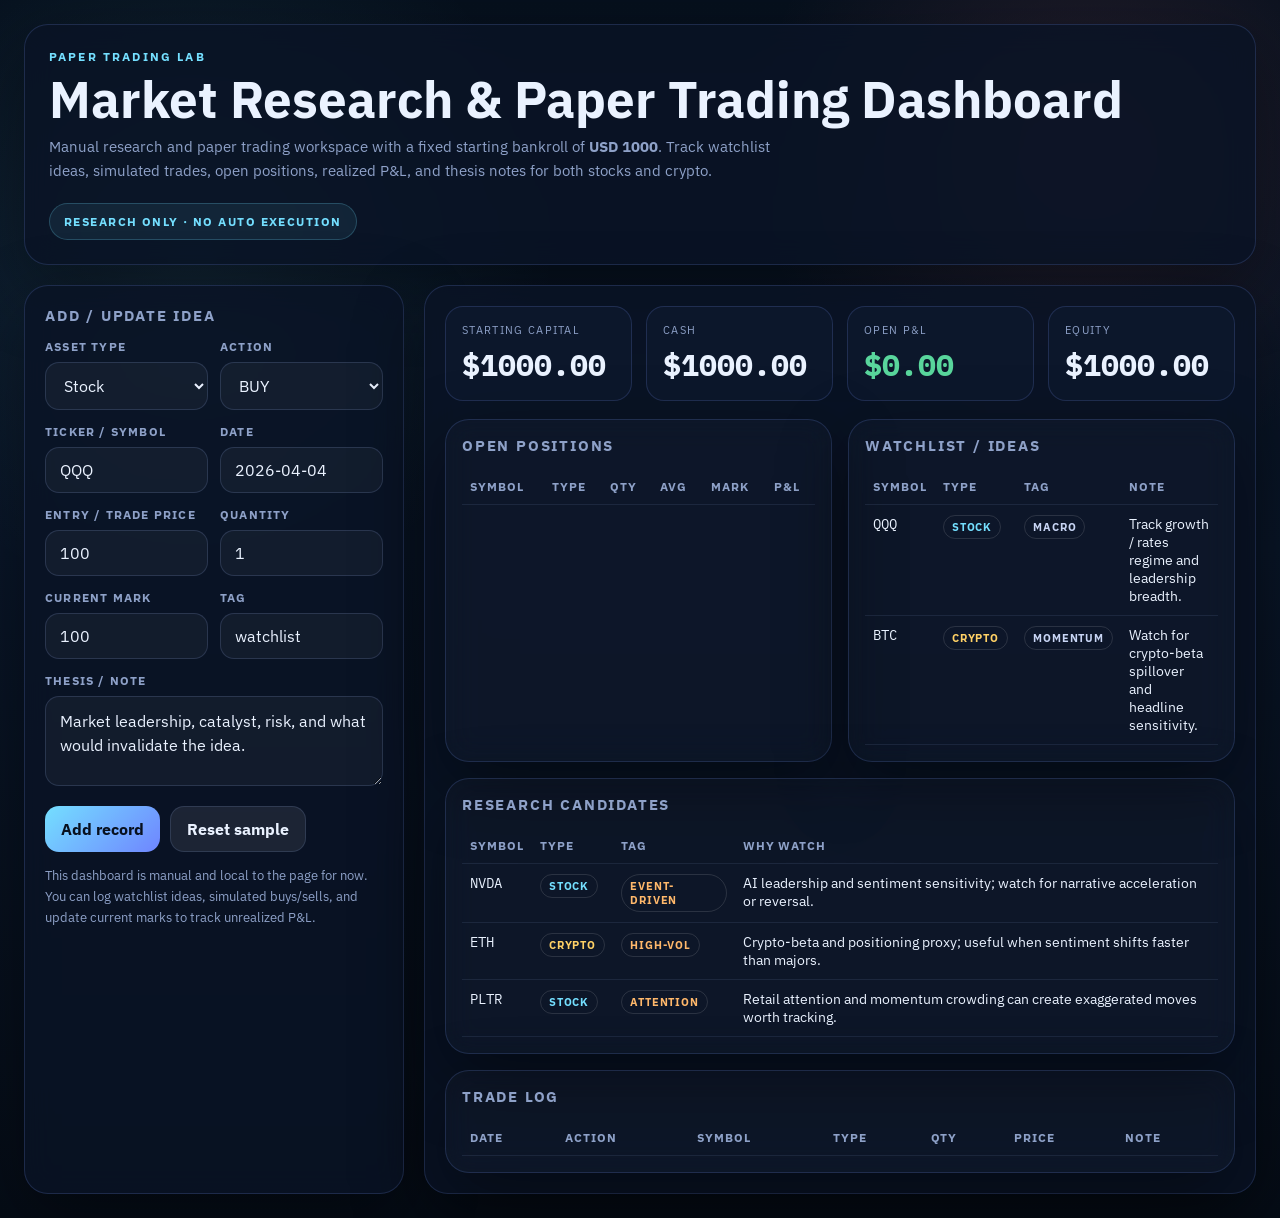
<file: paper-trading-dashboard.html>
<!DOCTYPE html>
<html lang="en">
<head>
  <meta charset="UTF-8" />
  <meta name="viewport" content="width=device-width, initial-scale=1.0" />
  <title>Paper Trading Dashboard</title>
  <style>
    @import url('https://fonts.googleapis.com/css2?family=IBM+Plex+Sans:wght@400;500;600;700&family=IBM+Plex+Mono:wght@400;500;700&display=swap');

    :root {
      --bg: #08111f;
      --panel: rgba(10, 20, 38, 0.84);
      --panel-strong: rgba(13, 24, 45, 0.94);
      --line: rgba(124, 156, 255, 0.18);
      --text: #eaf2ff;
      --muted: #8ea1c8;
      --green: #59d69c;
      --red: #ff7b8f;
      --gold: #ffd166;
      --cyan: #74dfff;
      --shadow: 0 24px 70px rgba(0,0,0,0.38);
    }

    * { box-sizing: border-box; }
    body {
      margin: 0;
      min-height: 100vh;
      font-family: 'IBM Plex Sans', sans-serif;
      color: var(--text);
      background:
        radial-gradient(circle at 15% 20%, rgba(116,223,255,0.10), transparent 25%),
        radial-gradient(circle at 85% 12%, rgba(255,123,143,0.12), transparent 22%),
        linear-gradient(180deg, #06101d 0%, #091527 45%, #050c16 100%);
    }

    .app {
      max-width: 1440px;
      margin: 0 auto;
      padding: 24px;
      display: grid;
      gap: 20px;
    }

    .hero, .panel {
      background: var(--panel);
      border: 1px solid var(--line);
      border-radius: 24px;
      box-shadow: var(--shadow);
      backdrop-filter: blur(14px);
    }

    .hero {
      padding: 24px;
      display: flex;
      justify-content: space-between;
      gap: 20px;
      align-items: flex-start;
      flex-wrap: wrap;
    }

    .eyebrow {
      color: var(--cyan);
      font-size: 12px;
      letter-spacing: 0.18em;
      text-transform: uppercase;
      font-weight: 700;
      margin-bottom: 10px;
    }

    h1 {
      margin: 0 0 10px;
      font-size: clamp(30px, 4vw, 52px);
      line-height: 1;
    }

    .hero p {
      margin: 0;
      max-width: 760px;
      color: var(--muted);
      line-height: 1.6;
      font-size: 15px;
    }

    .badge {
      padding: 10px 14px;
      border-radius: 999px;
      border: 1px solid rgba(116,223,255,0.22);
      background: rgba(116,223,255,0.08);
      color: var(--cyan);
      font-size: 12px;
      letter-spacing: 0.12em;
      text-transform: uppercase;
      font-weight: 700;
      white-space: nowrap;
    }

    .grid {
      display: grid;
      grid-template-columns: 380px minmax(0, 1fr);
      gap: 20px;
    }

    .panel {
      padding: 20px;
    }

    .panel h2 {
      margin: 0 0 14px;
      font-size: 15px;
      text-transform: uppercase;
      letter-spacing: 0.12em;
      color: var(--muted);
    }

    .field {
      margin-bottom: 14px;
    }

    .field label {
      display: block;
      margin-bottom: 8px;
      font-size: 12px;
      color: var(--muted);
      text-transform: uppercase;
      letter-spacing: 0.1em;
      font-weight: 700;
    }

    .field input,
    .field select,
    .field textarea {
      width: 100%;
      border: 1px solid rgba(137, 161, 214, 0.2);
      border-radius: 14px;
      padding: 12px 14px;
      background: rgba(255,255,255,0.04);
      color: var(--text);
      font: inherit;
      outline: none;
    }

    .field textarea {
      min-height: 90px;
      resize: vertical;
      line-height: 1.5;
    }

    .field input:focus,
    .field select:focus,
    .field textarea:focus {
      border-color: rgba(116,223,255,0.35);
      box-shadow: 0 0 0 4px rgba(116,223,255,0.08);
    }

    .row { display: grid; grid-template-columns: 1fr 1fr; gap: 12px; }

    .actions {
      display: flex;
      gap: 10px;
      flex-wrap: wrap;
      margin-top: 16px;
    }

    button {
      border: 0;
      border-radius: 14px;
      padding: 12px 16px;
      font: inherit;
      font-weight: 700;
      cursor: pointer;
    }

    .primary {
      background: linear-gradient(135deg, #74dfff, #6f85ff);
      color: #08111f;
    }

    .secondary {
      background: rgba(255,255,255,0.08);
      color: var(--text);
      border: 1px solid rgba(137, 161, 214, 0.18);
    }

    .stats {
      display: grid;
      grid-template-columns: repeat(4, minmax(0, 1fr));
      gap: 14px;
      margin-bottom: 18px;
    }

    .stat {
      background: var(--panel-strong);
      border: 1px solid var(--line);
      border-radius: 18px;
      padding: 16px;
    }

    .stat .label {
      font-size: 11px;
      color: var(--muted);
      text-transform: uppercase;
      letter-spacing: 0.12em;
      margin-bottom: 8px;
    }

    .stat .value {
      font-size: 30px;
      font-weight: 700;
    }

    .positive { color: var(--green); }
    .negative { color: var(--red); }

    .section-grid {
      display: grid;
      grid-template-columns: 1fr 1fr;
      gap: 16px;
    }

    table {
      width: 100%;
      border-collapse: collapse;
      font-size: 14px;
    }

    th, td {
      padding: 10px 8px;
      border-bottom: 1px solid rgba(137,161,214,0.12);
      text-align: left;
      vertical-align: top;
    }

    th {
      color: var(--muted);
      font-size: 12px;
      letter-spacing: 0.08em;
      text-transform: uppercase;
      font-weight: 700;
    }

    .mono { font-family: 'IBM Plex Mono', monospace; }

    .pill {
      display: inline-block;
      padding: 4px 8px;
      border-radius: 999px;
      font-size: 11px;
      font-weight: 700;
      letter-spacing: 0.08em;
      text-transform: uppercase;
      border: 1px solid rgba(255,255,255,0.12);
    }

    .pill.stock { color: var(--cyan); }
    .pill.crypto { color: var(--gold); }
    .pill.watch { color: #c8d5f5; }
    .pill.candidate { color: #ffb86b; }

    .hint {
      margin-top: 14px;
      font-size: 13px;
      color: var(--muted);
      line-height: 1.6;
    }

    @media (max-width: 1100px) {
      .grid, .section-grid, .stats { grid-template-columns: 1fr; }
    }
  </style>
</head>
<body>
  <div class="app">
    <section class="hero">
      <div>
        <div class="eyebrow">Paper Trading Lab</div>
        <h1>Market Research & Paper Trading Dashboard</h1>
        <p>
          Manual research and paper trading workspace with a fixed starting bankroll of <strong>USD 1000</strong>.
          Track watchlist ideas, simulated trades, open positions, realized P&L, and thesis notes for both stocks and crypto.
        </p>
      </div>
      <div class="badge">Research only · no auto execution</div>
    </section>

    <div class="grid">
      <section class="panel">
        <h2>Add / update idea</h2>

        <div class="row">
          <div class="field">
            <label for="assetType">Asset type</label>
            <select id="assetType">
              <option value="stock">Stock</option>
              <option value="crypto">Crypto</option>
            </select>
          </div>
          <div class="field">
            <label for="tradeAction">Action</label>
            <select id="tradeAction">
              <option value="BUY">BUY</option>
              <option value="SELL">SELL</option>
              <option value="WATCH">WATCH</option>
            </select>
          </div>
        </div>

        <div class="row">
          <div class="field">
            <label for="symbolInput">Ticker / symbol</label>
            <input id="symbolInput" value="QQQ" />
          </div>
          <div class="field">
            <label for="dateInput">Date</label>
            <input id="dateInput" value="2026-04-04" />
          </div>
        </div>

        <div class="row">
          <div class="field">
            <label for="priceInput">Entry / trade price</label>
            <input id="priceInput" type="number" step="0.01" value="100" />
          </div>
          <div class="field">
            <label for="qtyInput">Quantity</label>
            <input id="qtyInput" type="number" step="0.0001" value="1" />
          </div>
        </div>

        <div class="row">
          <div class="field">
            <label for="markInput">Current mark</label>
            <input id="markInput" type="number" step="0.01" value="100" />
          </div>
          <div class="field">
            <label for="tagInput">Tag</label>
            <input id="tagInput" value="watchlist" />
          </div>
        </div>

        <div class="field">
          <label for="thesisInput">Thesis / note</label>
          <textarea id="thesisInput">Market leadership, catalyst, risk, and what would invalidate the idea.</textarea>
        </div>

        <div class="actions">
          <button class="primary" id="addTradeBtn">Add record</button>
          <button class="secondary" id="resetBtn">Reset sample</button>
        </div>

        <div class="hint">
          This dashboard is manual and local to the page for now. You can log watchlist ideas, simulated buys/sells, and update current marks to track unrealized P&L.
        </div>
      </section>

      <section class="panel">
        <div class="stats">
          <div class="stat">
            <div class="label">Starting capital</div>
            <div class="value mono">$1000.00</div>
          </div>
          <div class="stat">
            <div class="label">Cash</div>
            <div class="value mono" id="cashValue">$1000.00</div>
          </div>
          <div class="stat">
            <div class="label">Open P&L</div>
            <div class="value mono" id="openPnlValue">$0.00</div>
          </div>
          <div class="stat">
            <div class="label">Equity</div>
            <div class="value mono" id="equityValue">$1000.00</div>
          </div>
        </div>

        <div class="section-grid">
          <div class="panel" style="padding:16px; background: rgba(255,255,255,0.02);">
            <h2>Open positions</h2>
            <table>
              <thead>
                <tr>
                  <th>Symbol</th>
                  <th>Type</th>
                  <th>Qty</th>
                  <th>Avg</th>
                  <th>Mark</th>
                  <th>P&L</th>
                </tr>
              </thead>
              <tbody id="positionsBody"></tbody>
            </table>
          </div>

          <div class="panel" style="padding:16px; background: rgba(255,255,255,0.02);">
            <h2>Watchlist / ideas</h2>
            <table>
              <thead>
                <tr>
                  <th>Symbol</th>
                  <th>Type</th>
                  <th>Tag</th>
                  <th>Note</th>
                </tr>
              </thead>
              <tbody id="watchlistBody"></tbody>
            </table>
          </div>
        </div>

        <div class="panel" style="padding:16px; background: rgba(255,255,255,0.02); margin-top:16px;">
          <h2>Research candidates</h2>
          <table>
            <thead>
              <tr>
                <th>Symbol</th>
                <th>Type</th>
                <th>Tag</th>
                <th>Why watch</th>
              </tr>
            </thead>
            <tbody id="candidatesBody"></tbody>
          </table>
        </div>

        <div class="panel" style="padding:16px; background: rgba(255,255,255,0.02); margin-top:16px;">
          <h2>Trade log</h2>
          <table>
            <thead>
              <tr>
                <th>Date</th>
                <th>Action</th>
                <th>Symbol</th>
                <th>Type</th>
                <th>Qty</th>
                <th>Price</th>
                <th>Note</th>
              </tr>
            </thead>
            <tbody id="tradesBody"></tbody>
          </table>
        </div>
      </section>
    </div>
  </div>

  <script>
    const STARTING_CAPITAL = 1000;

    const state = {
      cash: STARTING_CAPITAL,
      trades: [],
      watchlist: [],
      candidates: [],
      positions: {}
    };

    const els = {
      assetType: document.getElementById('assetType'),
      tradeAction: document.getElementById('tradeAction'),
      symbolInput: document.getElementById('symbolInput'),
      dateInput: document.getElementById('dateInput'),
      priceInput: document.getElementById('priceInput'),
      qtyInput: document.getElementById('qtyInput'),
      markInput: document.getElementById('markInput'),
      tagInput: document.getElementById('tagInput'),
      thesisInput: document.getElementById('thesisInput'),
      addTradeBtn: document.getElementById('addTradeBtn'),
      resetBtn: document.getElementById('resetBtn'),
      cashValue: document.getElementById('cashValue'),
      openPnlValue: document.getElementById('openPnlValue'),
      equityValue: document.getElementById('equityValue'),
      positionsBody: document.getElementById('positionsBody'),
      watchlistBody: document.getElementById('watchlistBody'),
      candidatesBody: document.getElementById('candidatesBody'),
      tradesBody: document.getElementById('tradesBody')
    };

    function fmtMoney(n) {
      const sign = n < 0 ? '-' : '';
      return `${sign}$${Math.abs(n).toFixed(2)}`;
    }

    function posKey(type, symbol) {
      return `${type}:${symbol.toUpperCase()}`;
    }

    function addRecord() {
      const type = els.assetType.value;
      const action = els.tradeAction.value;
      const symbol = els.symbolInput.value.trim().toUpperCase();
      const date = els.dateInput.value.trim();
      const price = Number(els.priceInput.value || 0);
      const qty = Number(els.qtyInput.value || 0);
      const mark = Number(els.markInput.value || price);
      const tag = els.tagInput.value.trim();
      const thesis = els.thesisInput.value.trim();

      if (!symbol) return;

      if (action === 'WATCH') {
        state.watchlist.unshift({ symbol, type, tag, thesis, date });
      } else {
        state.trades.unshift({ date, action, symbol, type, qty, price, mark, thesis });
        const key = posKey(type, symbol);
        const existing = state.positions[key] || { symbol, type, qty: 0, avg: 0, mark };

        if (action === 'BUY') {
          const newQty = existing.qty + qty;
          const newAvg = newQty ? ((existing.qty * existing.avg) + (qty * price)) / newQty : 0;
          state.positions[key] = { ...existing, qty: newQty, avg: newAvg, mark };
          state.cash -= qty * price;
        }

        if (action === 'SELL') {
          const remainingQty = existing.qty - qty;
          const realized = qty * (price - existing.avg);
          state.cash += qty * price;
          if (remainingQty <= 0) {
            delete state.positions[key];
          } else {
            state.positions[key] = { ...existing, qty: remainingQty, mark };
          }
          state.trades[0].realized = realized;
        }
      }

      render();
    }

    function render() {
      let openPnl = 0;
      let marketValue = 0;

      els.positionsBody.innerHTML = '';
      Object.values(state.positions).forEach(pos => {
        const pnl = (pos.mark - pos.avg) * pos.qty;
        openPnl += pnl;
        marketValue += pos.mark * pos.qty;
        const tr = document.createElement('tr');
        tr.innerHTML = `
          <td class="mono">${pos.symbol}</td>
          <td><span class="pill ${pos.type}">${pos.type}</span></td>
          <td class="mono">${pos.qty}</td>
          <td class="mono">${pos.avg.toFixed(2)}</td>
          <td class="mono">${pos.mark.toFixed(2)}</td>
          <td class="mono ${pnl >= 0 ? 'positive' : 'negative'}">${fmtMoney(pnl)}</td>
        `;
        els.positionsBody.appendChild(tr);
      });

      els.watchlistBody.innerHTML = '';
      state.watchlist.slice(0, 12).forEach(item => {
        const tr = document.createElement('tr');
        tr.innerHTML = `
          <td class="mono">${item.symbol}</td>
          <td><span class="pill ${item.type}">${item.type}</span></td>
          <td><span class="pill watch">${item.tag || 'watch'}</span></td>
          <td>${item.thesis || ''}</td>
        `;
        els.watchlistBody.appendChild(tr);
      });

      els.candidatesBody.innerHTML = '';
      state.candidates.slice(0, 12).forEach(item => {
        const tr = document.createElement('tr');
        tr.innerHTML = `
          <td class="mono">${item.symbol}</td>
          <td><span class="pill ${item.type}">${item.type}</span></td>
          <td><span class="pill candidate">${item.tag || 'candidate'}</span></td>
          <td>${item.thesis || ''}</td>
        `;
        els.candidatesBody.appendChild(tr);
      });

      els.tradesBody.innerHTML = '';
      state.trades.slice(0, 20).forEach(t => {
        const tr = document.createElement('tr');
        tr.innerHTML = `
          <td class="mono">${t.date}</td>
          <td>${t.action}</td>
          <td class="mono">${t.symbol}</td>
          <td><span class="pill ${t.type}">${t.type}</span></td>
          <td class="mono">${t.qty}</td>
          <td class="mono">${t.price.toFixed(2)}</td>
          <td>${t.thesis || ''}</td>
        `;
        els.tradesBody.appendChild(tr);
      });

      const equity = state.cash + marketValue;
      els.cashValue.textContent = fmtMoney(state.cash);
      els.openPnlValue.textContent = fmtMoney(openPnl);
      els.openPnlValue.className = `value mono ${openPnl >= 0 ? 'positive' : 'negative'}`;
      els.equityValue.textContent = fmtMoney(equity);
    }

    function resetSample() {
      els.assetType.value = 'stock';
      els.tradeAction.value = 'BUY';
      els.symbolInput.value = 'QQQ';
      els.dateInput.value = '2026-04-04';
      els.priceInput.value = '100';
      els.qtyInput.value = '1';
      els.markInput.value = '100';
      els.tagInput.value = 'watchlist';
      els.thesisInput.value = 'Market leadership, catalyst, risk, and what would invalidate the idea.';
    }

    els.addTradeBtn.addEventListener('click', addRecord);
    els.resetBtn.addEventListener('click', resetSample);

    state.watchlist = [
      { symbol: 'QQQ', type: 'stock', tag: 'macro', thesis: 'Track growth / rates regime and leadership breadth.', date: '2026-04-04' },
      { symbol: 'BTC', type: 'crypto', tag: 'momentum', thesis: 'Watch for crypto-beta spillover and headline sensitivity.', date: '2026-04-04' }
    ];

    state.candidates = [
      { symbol: 'NVDA', type: 'stock', tag: 'event-driven', thesis: 'AI leadership and sentiment sensitivity; watch for narrative acceleration or reversal.' },
      { symbol: 'ETH', type: 'crypto', tag: 'high-vol', thesis: 'Crypto-beta and positioning proxy; useful when sentiment shifts faster than majors.' },
      { symbol: 'PLTR', type: 'stock', tag: 'attention', thesis: 'Retail attention and momentum crowding can create exaggerated moves worth tracking.' }
    ];
    render();
  </script>
</body>
</html>
</file>
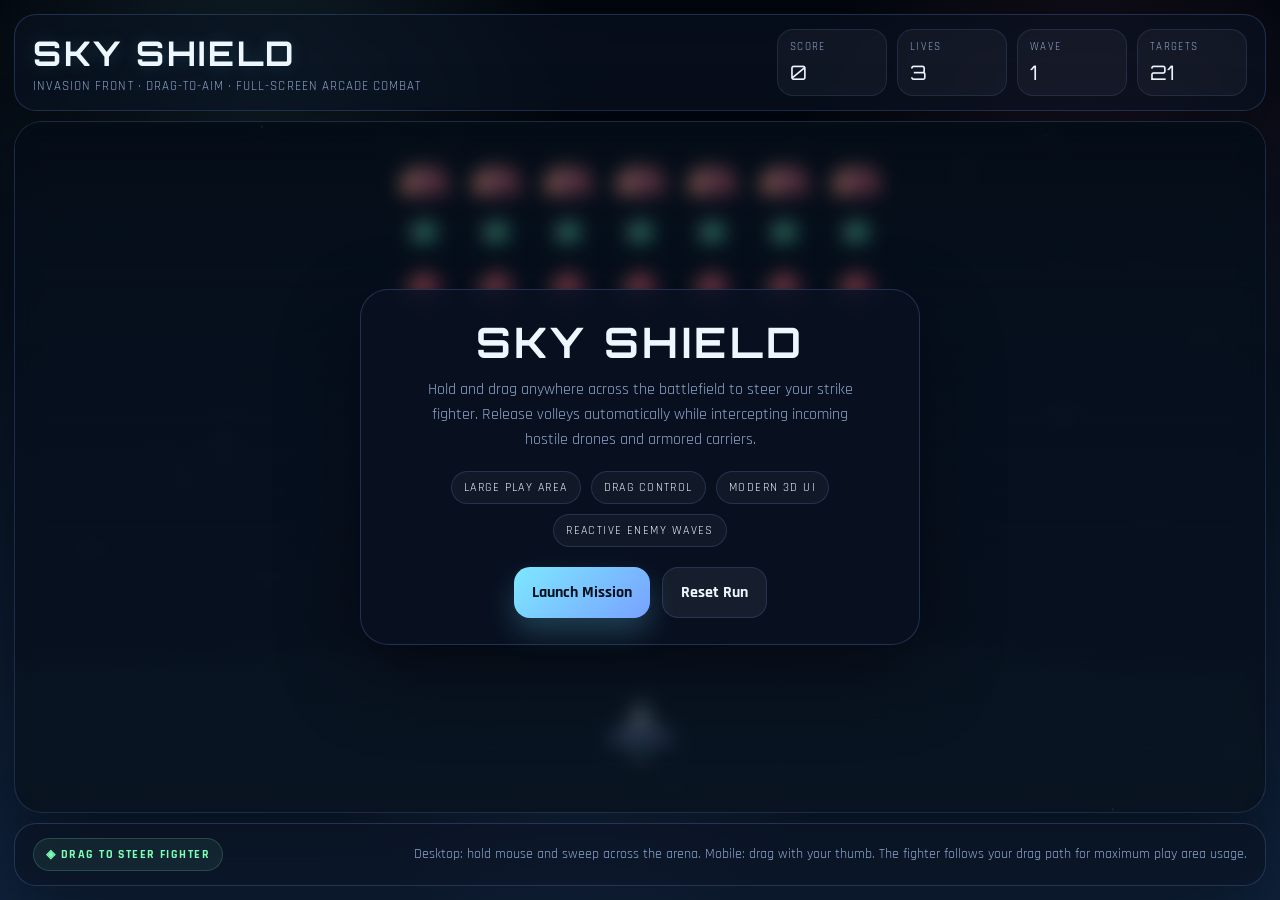
<file: space-invaders.html>
<!DOCTYPE html>
<html lang="en">
<head>
  <meta charset="UTF-8" />
  <meta name="viewport" content="width=device-width, initial-scale=1.0, maximum-scale=1.0, user-scalable=no" />
  <title>Sky Shield: Invasion Front</title>
  <style>
    @import url('https://fonts.googleapis.com/css2?family=Orbitron:wght@500;700;800&family=Rajdhani:wght@400;600;700&display=swap');

    :root {
      --bg-0: #02060d;
      --bg-1: #071120;
      --bg-2: #10233d;
      --panel: rgba(10, 18, 34, 0.64);
      --panel-strong: rgba(10, 18, 34, 0.88);
      --line: rgba(118, 165, 255, 0.22);
      --cyan: #7de8ff;
      --blue: #78a1ff;
      --magenta: #ff7fd1;
      --gold: #ffd36f;
      --green: #7effb7;
      --danger: #ff7f9a;
      --text: #eef6ff;
      --muted: #8ea6cc;
      --shadow: 0 30px 80px rgba(0, 0, 0, 0.45);
    }

    * { box-sizing: border-box; -webkit-tap-highlight-color: transparent; }
    html, body { margin: 0; height: 100%; overflow: hidden; }
    body {
      font-family: 'Rajdhani', sans-serif;
      color: var(--text);
      background:
        radial-gradient(circle at 20% 10%, rgba(125, 232, 255, 0.12), transparent 24%),
        radial-gradient(circle at 85% 18%, rgba(255, 127, 209, 0.10), transparent 22%),
        radial-gradient(circle at 45% 75%, rgba(120, 161, 255, 0.16), transparent 28%),
        linear-gradient(180deg, var(--bg-0), var(--bg-1) 34%, var(--bg-2) 100%);
      touch-action: none;
      user-select: none;
    }

    body::before {
      content: '';
      position: fixed;
      inset: 0;
      pointer-events: none;
      background-image:
        linear-gradient(rgba(255,255,255,0.025) 1px, transparent 1px),
        linear-gradient(90deg, rgba(255,255,255,0.025) 1px, transparent 1px);
      background-size: 36px 36px;
      opacity: .28;
    }

    .shell {
      position: relative;
      width: 100vw;
      height: 100vh;
      padding: 14px;
      display: grid;
      grid-template-rows: auto 1fr auto;
      gap: 10px;
    }

    .topbar, .bottombar {
      display: flex;
      align-items: center;
      justify-content: space-between;
      gap: 12px;
      padding: 14px 18px;
      border-radius: 22px;
      background: var(--panel);
      border: 1px solid var(--line);
      box-shadow: var(--shadow);
      backdrop-filter: blur(16px);
    }

    .brand h1 {
      margin: 0;
      font-family: 'Orbitron', sans-serif;
      font-size: clamp(20px, 2.8vw, 34px);
      letter-spacing: 0.08em;
      text-transform: uppercase;
      text-shadow: 0 0 18px rgba(125,232,255,0.15);
    }

    .brand p {
      margin: 4px 0 0;
      color: var(--muted);
      font-size: 13px;
      letter-spacing: 0.08em;
      text-transform: uppercase;
    }

    .hud {
      display: flex;
      gap: 10px;
      flex-wrap: wrap;
      justify-content: flex-end;
    }

    .stat {
      min-width: 110px;
      padding: 10px 12px;
      border-radius: 16px;
      background: rgba(255,255,255,0.04);
      border: 1px solid rgba(118,165,255,0.14);
    }

    .stat .label {
      font-size: 11px;
      color: var(--muted);
      letter-spacing: 0.12em;
      text-transform: uppercase;
      margin-bottom: 6px;
    }

    .stat .value {
      font-family: 'Orbitron', sans-serif;
      font-size: 20px;
    }

    .arena {
      position: relative;
      min-height: 0;
      border-radius: 28px;
      overflow: hidden;
      background:
        linear-gradient(180deg, rgba(9,18,34,0.82), rgba(8,15,30,0.70)),
        radial-gradient(circle at 50% 0%, rgba(125,232,255,0.05), transparent 60%);
      border: 1px solid rgba(118,165,255,0.18);
      box-shadow: var(--shadow);
    }

    #gameCanvas {
      width: 100%;
      height: 100%;
      display: block;
      cursor: grab;
    }

    .overlay {
      position: absolute;
      inset: 0;
      display: flex;
      align-items: center;
      justify-content: center;
      padding: 24px;
      background: linear-gradient(180deg, rgba(4,8,16,0.40), rgba(4,8,16,0.72));
      backdrop-filter: blur(10px);
      z-index: 5;
    }

    .card {
      width: min(560px, 92vw);
      padding: 26px 24px;
      border-radius: 28px;
      background: var(--panel-strong);
      border: 1px solid var(--line);
      box-shadow: var(--shadow);
      text-align: center;
    }

    .card h2 {
      margin: 0 0 10px;
      font-family: 'Orbitron', sans-serif;
      font-size: clamp(28px, 4vw, 42px);
      text-transform: uppercase;
      letter-spacing: 0.08em;
    }

    .card p {
      margin: 0 auto 18px;
      max-width: 460px;
      color: var(--muted);
      font-size: 16px;
      line-height: 1.55;
    }

    .chip-row {
      display: flex;
      gap: 10px;
      justify-content: center;
      flex-wrap: wrap;
      margin-bottom: 20px;
    }

    .chip {
      padding: 8px 12px;
      border-radius: 999px;
      font-size: 12px;
      text-transform: uppercase;
      letter-spacing: 0.12em;
      border: 1px solid rgba(118,165,255,0.18);
      background: rgba(255,255,255,0.04);
      color: var(--text);
    }

    .actions {
      display: flex;
      gap: 12px;
      justify-content: center;
      flex-wrap: wrap;
    }

    button {
      border: 0;
      border-radius: 16px;
      padding: 14px 18px;
      font: inherit;
      font-weight: 700;
      cursor: pointer;
      transition: transform .14s ease, box-shadow .14s ease;
    }

    button:hover { transform: translateY(-1px); }
    button:active { transform: translateY(0); }

    .primary {
      background: linear-gradient(135deg, var(--cyan), var(--blue));
      color: #05101c;
      box-shadow: 0 14px 28px rgba(116,223,255,0.22);
    }

    .ghost {
      background: rgba(255,255,255,0.06);
      color: var(--text);
      border: 1px solid rgba(118,165,255,0.16);
    }

    .control-note {
      color: var(--muted);
      font-size: 14px;
      line-height: 1.4;
    }

    .drag-indicator {
      display: inline-flex;
      align-items: center;
      gap: 8px;
      padding: 8px 12px;
      border-radius: 999px;
      border: 1px solid rgba(126,255,183,0.18);
      background: rgba(126,255,183,0.07);
      color: var(--green);
      font-size: 12px;
      letter-spacing: 0.12em;
      text-transform: uppercase;
      font-weight: 700;
    }

    @media (max-width: 780px) {
      .shell { padding: 10px; }
      .topbar, .bottombar { padding: 12px 14px; flex-direction: column; align-items: stretch; }
      .hud { justify-content: flex-start; }
      .stat { flex: 1 1 110px; }
    }
  </style>
</head>
<body>
  <div class="shell">
    <div class="topbar">
      <div class="brand">
        <h1>Sky Shield</h1>
        <p>Invasion Front · drag-to-aim · full-screen arcade combat</p>
      </div>
      <div class="hud">
        <div class="stat"><div class="label">Score</div><div class="value" id="scoreValue">0</div></div>
        <div class="stat"><div class="label">Lives</div><div class="value" id="livesValue">3</div></div>
        <div class="stat"><div class="label">Wave</div><div class="value" id="waveValue">1</div></div>
        <div class="stat"><div class="label">Targets</div><div class="value" id="targetsValue">0</div></div>
      </div>
    </div>

    <div class="arena">
      <canvas id="gameCanvas"></canvas>
      <div class="overlay" id="overlay">
        <div class="card">
          <h2>Sky Shield</h2>
          <p>
            Hold and drag anywhere across the battlefield to steer your strike fighter. Release volleys automatically while intercepting incoming hostile drones and armored carriers.
          </p>
          <div class="chip-row">
            <div class="chip">Large play area</div>
            <div class="chip">Drag control</div>
            <div class="chip">Modern 3D UI</div>
            <div class="chip">Reactive enemy waves</div>
          </div>
          <div class="actions">
            <button class="primary" id="startBtn">Launch Mission</button>
            <button class="ghost" id="restartBtn">Reset Run</button>
          </div>
        </div>
      </div>
    </div>

    <div class="bottombar">
      <div class="drag-indicator">◈ Drag to steer fighter</div>
      <div class="control-note">
        Desktop: hold mouse and sweep across the arena. Mobile: drag with your thumb. The fighter follows your drag path for maximum play area usage.
      </div>
    </div>
  </div>

  <script>
    const canvas = document.getElementById('gameCanvas');
    const ctx = canvas.getContext('2d');
    const overlay = document.getElementById('overlay');
    const startBtn = document.getElementById('startBtn');
    const restartBtn = document.getElementById('restartBtn');

    const scoreValue = document.getElementById('scoreValue');
    const livesValue = document.getElementById('livesValue');
    const waveValue = document.getElementById('waveValue');
    const targetsValue = document.getElementById('targetsValue');

    let width = 0;
    let height = 0;
    let animationFrame = null;
    let lastTime = 0;
    let running = false;
    let dragging = false;
    let starfield = [];

    const state = {
      score: 0,
      lives: 3,
      wave: 1,
      player: null,
      bullets: [],
      enemyBullets: [],
      enemies: [],
      explosions: [],
      shootTimer: 0,
      enemyFireTimer: 0,
      spawnCooldown: 0,
      gameOver: false
    };

    function resize() {
      const rect = canvas.parentElement.getBoundingClientRect();
      width = Math.max(320, Math.floor(rect.width));
      height = Math.max(320, Math.floor(rect.height));
      const dpr = window.devicePixelRatio || 1;
      canvas.width = width * dpr;
      canvas.height = height * dpr;
      canvas.style.width = `${width}px`;
      canvas.style.height = `${height}px`;
      ctx.setTransform(dpr, 0, 0, dpr, 0, 0);
      initStarfield();
      if (state.player) {
        state.player.x = Math.min(width - 80, Math.max(80, state.player.x));
        state.player.y = Math.min(height - 70, Math.max(height * 0.65, state.player.y));
      }
    }

    function initStarfield() {
      starfield = Array.from({ length: Math.max(70, Math.floor(width / 16)) }, () => ({
        x: Math.random() * width,
        y: Math.random() * height,
        size: Math.random() * 2 + 0.4,
        speed: Math.random() * 24 + 12,
        alpha: Math.random() * 0.7 + 0.15
      }));
    }

    function resetGame() {
      state.score = 0;
      state.lives = 3;
      state.wave = 1;
      state.player = {
        x: width / 2,
        y: height - 90,
        targetX: width / 2,
        targetY: height - 90,
        radius: 20,
        speed: 0.22
      };
      state.bullets = [];
      state.enemyBullets = [];
      state.enemies = [];
      state.explosions = [];
      state.shootTimer = 0;
      state.enemyFireTimer = 0;
      state.spawnCooldown = 0;
      state.gameOver = false;
      buildWave(state.wave);
      updateHud();
    }

    function buildWave(wave) {
      state.enemies = [];
      const rows = Math.min(3 + Math.floor(wave / 2), 6);
      const cols = Math.min(6 + wave, 11);
      const gapX = Math.min(72, width / (cols + 1.9));
      const gapY = 54;
      const startX = width / 2 - ((cols - 1) * gapX) / 2;
      const startY = 56;

      for (let row = 0; row < rows; row++) {
        for (let col = 0; col < cols; col++) {
          const type = row % 3 === 0 ? 'carrier' : row % 3 === 1 ? 'drone' : 'interceptor';
          state.enemies.push({
            type,
            x: startX + col * gapX,
            y: startY + row * gapY,
            baseX: startX + col * gapX,
            hp: type === 'carrier' ? 3 : type === 'interceptor' ? 2 : 1,
            wobble: Math.random() * Math.PI * 2,
            width: type === 'carrier' ? 38 : type === 'interceptor' ? 28 : 24,
            height: type === 'carrier' ? 20 : type === 'interceptor' ? 16 : 14
          });
        }
      }
      updateHud();
    }

    function updateHud() {
      scoreValue.textContent = state.score;
      livesValue.textContent = state.lives;
      waveValue.textContent = state.wave;
      targetsValue.textContent = state.enemies.length;
    }

    function drawBackground(dt) {
      const grad = ctx.createLinearGradient(0, 0, 0, height);
      grad.addColorStop(0, '#05101b');
      grad.addColorStop(0.45, '#0a1a30');
      grad.addColorStop(1, '#10243f');
      ctx.fillStyle = grad;
      ctx.fillRect(0, 0, width, height);

      ctx.save();
      for (const star of starfield) {
        star.y += star.speed * dt;
        if (star.y > height) {
          star.y = -4;
          star.x = Math.random() * width;
        }
        ctx.globalAlpha = star.alpha;
        ctx.fillStyle = '#d8ebff';
        ctx.fillRect(star.x, star.y, star.size, star.size * 1.6);
      }
      ctx.restore();

      ctx.save();
      const horizon = ctx.createLinearGradient(0, height * 0.64, 0, height);
      horizon.addColorStop(0, 'rgba(116,223,255,0.02)');
      horizon.addColorStop(1, 'rgba(116,223,255,0.09)');
      ctx.fillStyle = horizon;
      ctx.beginPath();
      ctx.moveTo(0, height);
      ctx.lineTo(0, height * 0.76);
      for (let x = 0; x <= width; x += 40) {
        const y = height * 0.76 + Math.sin((x / width) * 8 + performance.now() / 900) * 10 + Math.cos((x / width) * 14) * 8;
        ctx.lineTo(x, y);
      }
      ctx.lineTo(width, height);
      ctx.closePath();
      ctx.fill();
      ctx.restore();
    }

    function drawPlayer(p) {
      ctx.save();
      ctx.translate(p.x, p.y);

      const shadow = ctx.createRadialGradient(0, 10, 2, 0, 10, 34);
      shadow.addColorStop(0, 'rgba(0,0,0,0.32)');
      shadow.addColorStop(1, 'rgba(0,0,0,0)');
      ctx.fillStyle = shadow;
      ctx.beginPath();
      ctx.ellipse(0, 18, 28, 12, 0, 0, Math.PI * 2);
      ctx.fill();

      const wing = ctx.createLinearGradient(-38, 0, 38, 0);
      wing.addColorStop(0, '#5879c7');
      wing.addColorStop(0.5, '#d7ebff');
      wing.addColorStop(1, '#5879c7');
      ctx.fillStyle = wing;
      ctx.beginPath();
      ctx.moveTo(-34, 8);
      ctx.lineTo(-10, -4);
      ctx.lineTo(-4, 8);
      ctx.lineTo(-22, 16);
      ctx.lineTo(-30, 14);
      ctx.closePath();
      ctx.fill();
      ctx.beginPath();
      ctx.moveTo(34, 8);
      ctx.lineTo(10, -4);
      ctx.lineTo(4, 8);
      ctx.lineTo(22, 16);
      ctx.lineTo(30, 14);
      ctx.closePath();
      ctx.fill();

      const fuselage = ctx.createLinearGradient(-10, -26, 12, 26);
      fuselage.addColorStop(0, '#f3fbff');
      fuselage.addColorStop(0.4, '#9dd9ff');
      fuselage.addColorStop(0.72, '#4f73b8');
      fuselage.addColorStop(1, '#243b67');
      ctx.fillStyle = fuselage;
      ctx.beginPath();
      ctx.moveTo(0, -30);
      ctx.bezierCurveTo(10, -16, 14, 2, 12, 28);
      ctx.lineTo(0, 20);
      ctx.lineTo(-12, 28);
      ctx.bezierCurveTo(-14, 2, -10, -16, 0, -30);
      ctx.closePath();
      ctx.fill();

      ctx.fillStyle = '#2e4e86';
      ctx.beginPath();
      ctx.moveTo(0, -18);
      ctx.lineTo(5, 14);
      ctx.lineTo(0, 20);
      ctx.lineTo(-5, 14);
      ctx.closePath();
      ctx.fill();

      ctx.fillStyle = 'rgba(255,255,255,0.95)';
      ctx.beginPath();
      ctx.ellipse(0, -8, 5, 9, 0, 0, Math.PI * 2);
      ctx.fill();

      ctx.fillStyle = '#89ffd0';
      ctx.beginPath();
      ctx.moveTo(-7, 26);
      ctx.lineTo(-1, 18);
      ctx.lineTo(0, 31);
      ctx.closePath();
      ctx.fill();
      ctx.beginPath();
      ctx.moveTo(7, 26);
      ctx.lineTo(1, 18);
      ctx.lineTo(0, 31);
      ctx.closePath();
      ctx.fill();

      ctx.restore();
    }

    function drawEnemy(e) {
      ctx.save();
      ctx.translate(e.x, e.y);
      const pulse = Math.sin(performance.now() / 240 + e.wobble) * 0.5 + 0.5;

      if (e.type === 'carrier') {
        const grad = ctx.createLinearGradient(-26, -12, 26, 16);
        grad.addColorStop(0, '#ffd09a');
        grad.addColorStop(0.45, '#ff8f84');
        grad.addColorStop(1, '#6d244f');
        ctx.fillStyle = grad;
        ctx.beginPath();
        ctx.moveTo(-26, 8);
        ctx.lineTo(-12, -10);
        ctx.lineTo(12, -10);
        ctx.lineTo(26, 8);
        ctx.lineTo(18, 16);
        ctx.lineTo(-18, 16);
        ctx.closePath();
        ctx.fill();
        ctx.fillStyle = '#4f1f42';
        ctx.fillRect(-7, -8, 14, 20);
        ctx.fillStyle = `rgba(255,255,255,${0.22 + pulse * 0.26})`;
        ctx.fillRect(-10, -3, 20, 5);
      } else if (e.type === 'interceptor') {
        const grad = ctx.createLinearGradient(-18, -10, 18, 12);
        grad.addColorStop(0, '#ffb18e');
        grad.addColorStop(0.55, '#ff5e7a');
        grad.addColorStop(1, '#5e1d5e');
        ctx.fillStyle = grad;
        ctx.beginPath();
        ctx.moveTo(0, -14);
        ctx.lineTo(18, 0);
        ctx.lineTo(12, 14);
        ctx.lineTo(0, 9);
        ctx.lineTo(-12, 14);
        ctx.lineTo(-18, 0);
        ctx.closePath();
        ctx.fill();
        ctx.fillStyle = `rgba(255,255,255,${0.16 + pulse * 0.18})`;
        ctx.fillRect(-6, -5, 12, 4);
      } else {
        const grad = ctx.createLinearGradient(-14, -8, 14, 10);
        grad.addColorStop(0, '#c5ffd8');
        grad.addColorStop(0.6, '#47dcb2');
        grad.addColorStop(1, '#0f5b5b');
        ctx.fillStyle = grad;
        ctx.beginPath();
        ctx.moveTo(-14, 6);
        ctx.quadraticCurveTo(-10, -9, 0, -9);
        ctx.quadraticCurveTo(10, -9, 14, 6);
        ctx.lineTo(0, 10);
        ctx.closePath();
        ctx.fill();
        ctx.fillStyle = `rgba(255,255,255,${0.18 + pulse * 0.22})`;
        ctx.fillRect(-6, -3, 12, 3);
      }

      ctx.restore();
    }

    function spawnExplosion(x, y, color = '#ffd36f') {
      state.explosions.push({ x, y, color, life: 0.5, maxLife: 0.5, radius: 10 + Math.random() * 12, sparks: Array.from({ length: 7 }, () => ({ angle: Math.random() * Math.PI * 2, speed: 20 + Math.random() * 60 })) });
    }

    function shootPlayer() {
      const p = state.player;
      state.bullets.push({ x: p.x - 14, y: p.y - 24, vx: 0, vy: -700, r: 4, color: '#7de8ff' });
      state.bullets.push({ x: p.x + 14, y: p.y - 24, vx: 0, vy: -700, r: 4, color: '#7de8ff' });
    }

    function enemyFire() {
      if (!state.enemies.length) return;
      const shooter = state.enemies[Math.floor(Math.random() * state.enemies.length)];
      state.enemyBullets.push({ x: shooter.x, y: shooter.y + 18, vx: 0, vy: 260 + state.wave * 12, r: 5, color: '#ff8ea3' });
    }

    function update(dt) {
      if (!running) return;
      const p = state.player;

      p.x += (p.targetX - p.x) * Math.min(1, dt * 8);
      p.y += (p.targetY - p.y) * Math.min(1, dt * 8);
      p.x = Math.max(44, Math.min(width - 44, p.x));
      p.y = Math.max(height * 0.54, Math.min(height - 50, p.y));

      state.shootTimer -= dt;
      if (state.shootTimer <= 0) {
        shootPlayer();
        state.shootTimer = 0.16;
      }

      state.enemyFireTimer -= dt;
      if (state.enemyFireTimer <= 0) {
        enemyFire();
        state.enemyFireTimer = Math.max(0.45, 1.2 - state.wave * 0.06);
      }

      const drift = Math.sin(performance.now() / 1200) * 22;
      state.enemies.forEach((enemy, index) => {
        enemy.y += Math.sin(performance.now() / 700 + enemy.wobble + index * 0.11) * 0.08;
        enemy.x = enemy.baseX + drift + Math.sin(performance.now() / 900 + enemy.wobble) * 12;
      });

      state.bullets = state.bullets.filter(b => {
        b.x += b.vx * dt;
        b.y += b.vy * dt;
        return b.y > -40;
      });

      state.enemyBullets = state.enemyBullets.filter(b => {
        b.x += b.vx * dt;
        b.y += b.vy * dt;
        return b.y < height + 40;
      });

      state.explosions = state.explosions.filter(ex => {
        ex.life -= dt;
        return ex.life > 0;
      });

      for (const bullet of state.bullets) {
        for (const enemy of state.enemies) {
          if (Math.abs(bullet.x - enemy.x) < enemy.width * 0.55 && Math.abs(bullet.y - enemy.y) < enemy.height * 0.7) {
            bullet.y = -999;
            enemy.hp -= 1;
            spawnExplosion(bullet.x, bullet.y + 8, '#7de8ff');
            if (enemy.hp <= 0) {
              enemy.dead = true;
              spawnExplosion(enemy.x, enemy.y, enemy.type === 'carrier' ? '#ff7f9a' : '#ffd36f');
              state.score += enemy.type === 'carrier' ? 45 : enemy.type === 'interceptor' ? 30 : 20;
            }
            break;
          }
        }
      }

      state.enemies = state.enemies.filter(e => !e.dead && e.y < height - 40);

      for (const bullet of state.enemyBullets) {
        if (Math.hypot(bullet.x - p.x, bullet.y - p.y) < 28) {
          bullet.y = height + 999;
          state.lives -= 1;
          spawnExplosion(p.x, p.y, '#ff7f9a');
          if (state.lives <= 0) {
            state.gameOver = true;
            running = false;
            overlay.querySelector('h2').textContent = 'Mission Failed';
            overlay.querySelector('p').textContent = `You reached wave ${state.wave} with a score of ${state.score}. Launch again and tighten the interception line.`;
            overlay.style.display = 'flex';
          }
        }
      }

      if (!state.enemies.length && !state.gameOver) {
        state.wave += 1;
        buildWave(state.wave);
      }

      updateHud();
    }

    function drawBullets() {
      for (const bullet of state.bullets) {
        const grad = ctx.createLinearGradient(bullet.x, bullet.y - 18, bullet.x, bullet.y + 10);
        grad.addColorStop(0, 'rgba(255,255,255,0)');
        grad.addColorStop(0.2, '#ffffff');
        grad.addColorStop(1, bullet.color);
        ctx.fillStyle = grad;
        ctx.beginPath();
        ctx.arc(bullet.x, bullet.y, bullet.r, 0, Math.PI * 2);
        ctx.fill();
        ctx.fillRect(bullet.x - 1.2, bullet.y - 8, 2.4, 24);
      }

      for (const bullet of state.enemyBullets) {
        const grad = ctx.createLinearGradient(bullet.x, bullet.y - 12, bullet.x, bullet.y + 12);
        grad.addColorStop(0, '#ffffff');
        grad.addColorStop(1, bullet.color);
        ctx.fillStyle = grad;
        ctx.beginPath();
        ctx.arc(bullet.x, bullet.y, bullet.r, 0, Math.PI * 2);
        ctx.fill();
        ctx.fillRect(bullet.x - 1.3, bullet.y - 10, 2.6, 16);
      }
    }

    function drawExplosions() {
      for (const ex of state.explosions) {
        const t = ex.life / ex.maxLife;
        ctx.save();
        ctx.globalAlpha = t;
        const grad = ctx.createRadialGradient(ex.x, ex.y, 0, ex.x, ex.y, ex.radius * (2 - t));
        grad.addColorStop(0, '#ffffff');
        grad.addColorStop(0.25, ex.color);
        grad.addColorStop(1, 'rgba(255,255,255,0)');
        ctx.fillStyle = grad;
        ctx.beginPath();
        ctx.arc(ex.x, ex.y, ex.radius * (2 - t), 0, Math.PI * 2);
        ctx.fill();
        ctx.strokeStyle = ex.color;
        ctx.lineWidth = 2;
        ex.sparks.forEach(spark => {
          const dist = (1 - t) * spark.speed;
          ctx.beginPath();
          ctx.moveTo(ex.x, ex.y);
          ctx.lineTo(ex.x + Math.cos(spark.angle) * dist, ex.y + Math.sin(spark.angle) * dist);
          ctx.stroke();
        });
        ctx.restore();
      }
    }

    function render(dt) {
      drawBackground(dt);
      drawBullets();
      state.enemies.forEach(drawEnemy);
      if (state.player) drawPlayer(state.player);
      drawExplosions();
    }

    function loop(ts) {
      if (!lastTime) lastTime = ts;
      const dt = Math.min((ts - lastTime) / 1000, 0.033);
      lastTime = ts;
      update(dt);
      render(dt);
      animationFrame = requestAnimationFrame(loop);
    }

    function startGame() {
      resetGame();
      overlay.style.display = 'none';
      running = true;
      lastTime = 0;
      cancelAnimationFrame(animationFrame);
      animationFrame = requestAnimationFrame(loop);
    }

    function setTargetFromEvent(e) {
      const rect = canvas.getBoundingClientRect();
      const clientX = e.touches ? e.touches[0].clientX : e.clientX;
      const clientY = e.touches ? e.touches[0].clientY : e.clientY;
      state.player.targetX = clientX - rect.left;
      state.player.targetY = clientY - rect.top;
    }

    canvas.addEventListener('pointerdown', (e) => {
      dragging = true;
      canvas.setPointerCapture?.(e.pointerId);
      if (!running) return;
      setTargetFromEvent(e);
    });
    canvas.addEventListener('pointermove', (e) => {
      if (!dragging || !running) return;
      setTargetFromEvent(e);
    });
    window.addEventListener('pointerup', () => { dragging = false; });

    canvas.addEventListener('touchstart', (e) => {
      if (!running) return;
      dragging = true;
      setTargetFromEvent(e);
    }, { passive: true });
    canvas.addEventListener('touchmove', (e) => {
      if (!dragging || !running) return;
      setTargetFromEvent(e);
    }, { passive: true });
    canvas.addEventListener('touchend', () => { dragging = false; }, { passive: true });

    startBtn.addEventListener('click', startGame);
    restartBtn.addEventListener('click', startGame);
    window.addEventListener('resize', resize);

    resize();
    resetGame();
    render(0);
  </script>
</body>
</html>
</file>
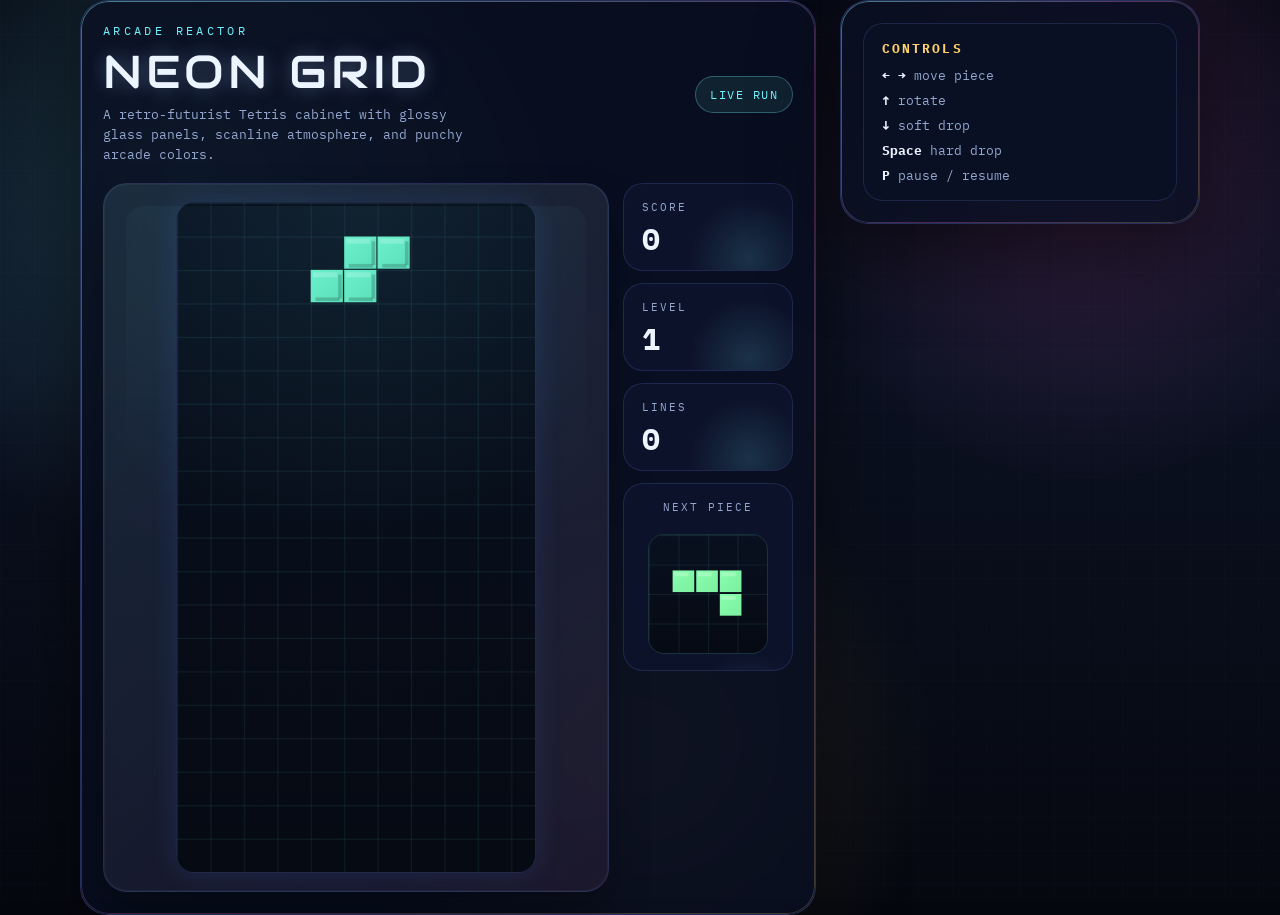
<file: tetris.html>
<!DOCTYPE html>
<html lang="en">
<head>
    <meta charset="UTF-8" />
    <meta name="viewport" content="width=device-width, initial-scale=1.0, user-scalable=no" />
    <title>Neon Grid Tetris</title>
    <style>
        @import url('https://fonts.googleapis.com/css2?family=Audiowide&family=IBM+Plex+Mono:wght@400;500;700&display=swap');

        :root {
            --bg: #070b17;
            --panel: rgba(8, 15, 34, 0.78);
            --panel-strong: rgba(12, 19, 43, 0.94);
            --line: rgba(110, 139, 255, 0.26);
            --glow: rgba(77, 132, 255, 0.40);
            --cyan: #72f4ff;
            --pink: #ff6adf;
            --gold: #ffd166;
            --text: #ecf4ff;
            --muted: #94a7cf;
            --shadow: 0 28px 80px rgba(0, 0, 0, 0.52);
        }

        * {
            box-sizing: border-box;
            margin: 0;
            padding: 0;
            -webkit-tap-highlight-color: transparent;
        }

        body {
            min-height: 100vh;
            overflow-x: hidden;
            overflow-y: auto;
            touch-action: none;
            color: var(--text);
            font-family: 'IBM Plex Mono', monospace;
            background:
                radial-gradient(circle at 15% 20%, rgba(114, 244, 255, 0.18), transparent 28%),
                radial-gradient(circle at 85% 18%, rgba(255, 106, 223, 0.16), transparent 24%),
                radial-gradient(circle at 50% 82%, rgba(255, 209, 102, 0.12), transparent 30%),
                linear-gradient(180deg, #050813 0%, #0a1020 40%, #05070f 100%);
            display: flex;
            align-items: center;
            justify-content: center;
        }

        body::before {
            content: '';
            position: fixed;
            inset: 0;
            background-image:
                linear-gradient(rgba(255,255,255,0.025) 1px, transparent 1px),
                linear-gradient(90deg, rgba(255,255,255,0.025) 1px, transparent 1px);
            background-size: 34px 34px;
            opacity: .5;
            pointer-events: none;
        }

        body::after {
            content: '';
            position: fixed;
            inset: 0;
            pointer-events: none;
            background: linear-gradient(transparent 0%, rgba(255,255,255,0.018) 50%, transparent 100%);
            background-size: 100% 6px;
            mix-blend-mode: screen;
            opacity: .18;
        }

        .shell {
            width: min(1120px, 96vw);
            display: grid;
            grid-template-columns: 1.1fr 360px;
            gap: 24px;
            align-items: start;
        }

        .cabinet,
        .sidebar {
            position: relative;
            border: 1px solid var(--line);
            border-radius: 28px;
            background: var(--panel);
            box-shadow: var(--shadow), inset 0 1px 0 rgba(255,255,255,0.08);
            backdrop-filter: blur(18px);
        }

        .cabinet {
            padding: 22px;
            overflow: hidden;
        }

        .cabinet::before,
        .sidebar::before {
            content: '';
            position: absolute;
            inset: 0;
            border-radius: inherit;
            padding: 1px;
            background: linear-gradient(135deg, rgba(114,244,255,0.45), rgba(255,106,223,0.25), rgba(255,209,102,0.22));
            -webkit-mask: linear-gradient(#000 0 0) content-box, linear-gradient(#000 0 0);
            -webkit-mask-composite: xor;
            mask-composite: exclude;
            pointer-events: none;
        }

        .cabinet-header {
            display: flex;
            justify-content: space-between;
            align-items: center;
            margin-bottom: 18px;
            gap: 12px;
        }

        .brand {
            display: flex;
            flex-direction: column;
            gap: 4px;
        }

        .eyebrow {
            color: var(--cyan);
            font-size: 12px;
            letter-spacing: 0.28em;
            text-transform: uppercase;
        }

        .title {
            font-family: 'Audiowide', cursive;
            font-size: clamp(28px, 4vw, 46px);
            letter-spacing: 0.08em;
            text-transform: uppercase;
            text-shadow: 0 0 18px rgba(114,244,255,0.22), 0 0 28px rgba(255,106,223,0.18);
        }

        .subtitle {
            color: var(--muted);
            font-size: 13px;
            max-width: 380px;
            line-height: 1.55;
        }

        .status-pill {
            padding: 10px 14px;
            border-radius: 999px;
            border: 1px solid rgba(114,244,255,0.3);
            background: rgba(114,244,255,0.08);
            color: var(--cyan);
            font-size: 12px;
            letter-spacing: 0.12em;
            text-transform: uppercase;
            white-space: nowrap;
        }

        .playfield-layout {
            display: grid;
            grid-template-columns: minmax(0, 1fr) 170px;
            gap: 14px;
            align-items: start;
        }

        .side-rail {
            display: flex;
            flex-direction: column;
            gap: 12px;
        }

        .board-frame {
            position: relative;
            border-radius: 24px;
            padding: 18px;
            background:
                linear-gradient(180deg, rgba(255,255,255,0.03), rgba(255,255,255,0.01)),
                linear-gradient(135deg, rgba(114,244,255,0.08), rgba(255,106,223,0.06));
            border: 1px solid rgba(122, 143, 255, 0.16);
            box-shadow: inset 0 0 0 1px rgba(255,255,255,0.04), 0 24px 40px rgba(0,0,0,0.32);
        }

        .board-glow {
            position: absolute;
            inset: 22px;
            border-radius: 18px;
            background: radial-gradient(circle at 50% 0%, rgba(114,244,255,0.08), transparent 50%);
            pointer-events: none;
        }

        canvas {
            display: block;
            width: min(100%, 360px);
            height: auto;
            margin: 0 auto;
            border-radius: 18px;
            border: 1px solid rgba(133, 153, 255, 0.18);
            background: linear-gradient(180deg, rgba(10,16,32,0.95), rgba(6,10,22,0.95));
            box-shadow: inset 0 0 24px rgba(114,244,255,0.06), 0 0 28px rgba(77,132,255,0.14);
        }

        .sidebar {
            padding: 22px;
            display: flex;
            flex-direction: column;
            gap: 16px;
        }

        .stats-grid {
            display: grid;
            gap: 12px;
        }

        .stat-card {
            position: relative;
            overflow: hidden;
            border-radius: 20px;
            padding: 16px 18px;
            background: var(--panel-strong);
            border: 1px solid rgba(125, 149, 255, 0.16);
        }

        .stat-card::after {
            content: '';
            position: absolute;
            inset: auto -10% -55% auto;
            width: 120px;
            height: 120px;
            border-radius: 50%;
            background: radial-gradient(circle, rgba(114,244,255,0.14), transparent 70%);
            pointer-events: none;
        }

        .label {
            color: var(--muted);
            font-size: 11px;
            letter-spacing: 0.18em;
            text-transform: uppercase;
            margin-bottom: 10px;
        }

        .value {
            font-size: 30px;
            font-weight: 700;
            line-height: 1;
        }

        .hint,
        .mobile-controls {
            border-radius: 20px;
            background: rgba(9, 16, 36, 0.9);
            border: 1px solid rgba(125, 149, 255, 0.16);
            padding: 16px 18px;
        }

        .preview-card {
            display: flex;
            flex-direction: column;
            align-items: center;
            gap: 10px;
        }

        #nextPiece {
            width: 120px;
            height: 120px;
            border-radius: 16px;
            background: linear-gradient(180deg, rgba(8,12,24,0.98), rgba(6,10,18,0.98));
            border: 1px solid rgba(114,244,255,0.16);
            box-shadow: inset 0 0 18px rgba(114,244,255,0.06);
        }

        .hint h3,
        .mobile-controls h3 {
            font-size: 13px;
            letter-spacing: 0.16em;
            text-transform: uppercase;
            margin-bottom: 10px;
            color: var(--gold);
        }

        .hint ul {
            list-style: none;
            display: grid;
            gap: 8px;
            color: var(--muted);
            font-size: 13px;
        }

        .hint strong {
            color: var(--text);
            font-weight: 700;
        }

        .mobile-controls {
            display: none;
        }

        .btn-grid {
            display: grid;
            gap: 10px;
        }

        .btn-row {
            display: flex;
            gap: 10px;
            justify-content: center;
        }

        .mobile-btn {
            min-width: 72px;
            height: 58px;
            border-radius: 18px;
            border: 1px solid rgba(114,244,255,0.22);
            background: linear-gradient(180deg, rgba(19,29,61,0.95), rgba(11,18,39,0.95));
            color: var(--text);
            display: flex;
            align-items: center;
            justify-content: center;
            font-size: 22px;
            cursor: pointer;
            box-shadow: inset 0 1px 0 rgba(255,255,255,0.06), 0 8px 18px rgba(0,0,0,0.25);
            user-select: none;
        }

        .mobile-btn:active {
            transform: translateY(1px) scale(0.98);
            box-shadow: inset 0 0 0 1px rgba(114,244,255,0.18), 0 6px 12px rgba(0,0,0,0.18);
        }

        .mobile-btn.wide {
            min-width: 154px;
        }

        .game-over {
            position: fixed;
            inset: 0;
            display: none;
            align-items: center;
            justify-content: center;
            background: rgba(2, 6, 16, 0.76);
            backdrop-filter: blur(18px);
            z-index: 50;
            padding: 20px;
        }

        .game-over-card {
            width: min(420px, 92vw);
            border-radius: 28px;
            padding: 28px;
            border: 1px solid rgba(255,255,255,0.08);
            background: linear-gradient(180deg, rgba(11,16,34,0.96), rgba(8,12,24,0.96));
            box-shadow: var(--shadow);
            text-align: center;
        }

        .game-over-card h1 {
            font-family: 'Audiowide', cursive;
            font-size: 36px;
            margin-bottom: 12px;
            color: var(--pink);
        }

        .game-over-card p {
            color: var(--muted);
            margin-bottom: 18px;
        }

        .play-again {
            margin-top: 18px;
            width: 100%;
            border: 0;
            border-radius: 18px;
            padding: 14px 18px;
            background: linear-gradient(90deg, var(--cyan), var(--pink));
            color: #07111d;
            font-weight: 700;
            cursor: pointer;
            font-family: inherit;
            letter-spacing: 0.08em;
            text-transform: uppercase;
        }

        @media (max-width: 920px) {
            .shell {
                grid-template-columns: 1fr;
                width: min(94vw, 620px);
            }
            .playfield-layout {
                grid-template-columns: minmax(0, 1fr) 150px;
            }
            .stats-grid {
                grid-template-columns: 1fr;
            }
        }

        @media (max-width: 640px) {
            body {
                overflow: hidden;
                padding: 6px;
            }
            .shell {
                width: 100%;
                max-width: 100%;
                gap: 6px;
                grid-template-columns: 1fr;
            }
            .playfield-layout {
                grid-template-columns: minmax(0, 1fr) 86px;
                gap: 6px;
                align-items: start;
            }
            .side-rail {
                gap: 6px;
            }
            .cabinet, .sidebar {
                border-radius: 16px;
                padding: 8px;
                width: 100%;
            }
            .cabinet-header {
                flex-direction: row;
                align-items: center;
                justify-content: space-between;
                margin-bottom: 6px;
                gap: 8px;
            }
            .eyebrow,
            .subtitle {
                display: none;
            }
            .title {
                font-size: 18px;
                line-height: 1;
            }
            .status-pill {
                padding: 5px 8px;
                font-size: 9px;
            }
            .stats-grid {
                grid-template-columns: 1fr;
                gap: 6px;
            }
            .stat-card,
            .preview-card,
            .mobile-controls {
                border-radius: 14px;
                padding: 8px 6px;
            }
            .label {
                font-size: 8px;
                margin-bottom: 4px;
            }
            .value {
                font-size: 16px;
            }
            .preview-card {
                gap: 4px;
            }
            #nextPiece {
                width: 68px;
                height: 68px;
            }
            .board-frame {
                padding: 2px;
                border-radius: 14px;
                display: flex;
                justify-content: center;
            }
            .board-glow {
                inset: 3px;
            }
            canvas {
                width: min(68vw, 232px);
                max-width: 232px;
            }
            .mobile-controls {
                display: block;
            }
            .mobile-controls h3,
            .hint {
                display: none;
            }
            .btn-grid,
            .btn-row {
                gap: 6px;
            }
            .mobile-btn {
                min-width: 50px;
                height: 38px;
                font-size: 16px;
                border-radius: 12px;
            }
            .mobile-btn.wide {
                min-width: 108px;
            }
        }

        @media (max-width: 420px) {
            body {
                padding: 4px;
            }
            .cabinet,
            .sidebar {
                padding: 6px;
            }
            .title {
                font-size: 16px;
            }
            .value {
                font-size: 15px;
            }
            #nextPiece {
                width: 60px;
                height: 60px;
            }
            canvas {
                width: min(66vw, 220px);
                max-width: 220px;
            }
            .mobile-btn {
                min-width: 46px;
                height: 34px;
                font-size: 15px;
            }
            .mobile-btn.wide {
                min-width: 98px;
            }
        }
    </style>
</head>
<body>
    <div class="shell">
        <section class="cabinet">
            <div class="cabinet-header">
                <div class="brand">
                    <div class="eyebrow">Arcade Reactor</div>
                    <div class="title">Neon Grid</div>
                    <div class="subtitle">A retro-futurist Tetris cabinet with glossy glass panels, scanline atmosphere, and punchy arcade colors.</div>
                </div>
                <div class="status-pill" id="statusPill">Live Run</div>
            </div>

            <div class="playfield-layout">
                <div class="board-frame">
                    <div class="board-glow"></div>
                    <canvas id="board" width="300" height="560"></canvas>
                </div>

                <div class="side-rail">
                    <div class="stats-grid">
                        <div class="stat-card">
                            <div class="label">Score</div>
                            <div class="value" id="score">0</div>
                        </div>
                        <div class="stat-card">
                            <div class="label">Level</div>
                            <div class="value" id="level">1</div>
                        </div>
                        <div class="stat-card">
                            <div class="label">Lines</div>
                            <div class="value" id="lines">0</div>
                        </div>
                    </div>

                    <div class="stat-card preview-card">
                        <div class="label">Next Piece</div>
                        <canvas id="nextPiece" width="120" height="120"></canvas>
                    </div>
                </div>
            </div>
        </section>

        <aside class="sidebar">
            <div class="hint">
                <h3>Controls</h3>
                <ul>
                    <li><strong>← →</strong> move piece</li>
                    <li><strong>↑</strong> rotate</li>
                    <li><strong>↓</strong> soft drop</li>
                    <li><strong>Space</strong> hard drop</li>
                    <li><strong>P</strong> pause / resume</li>
                </ul>
            </div>

            <div class="mobile-controls">
                <h3>Touch Controls</h3>
                <div class="btn-grid">
                    <div class="btn-row">
                        <div class="mobile-btn" id="btnRotate">↻</div>
                        <div class="mobile-btn wide" id="btnHard">Hard Drop</div>
                    </div>
                    <div class="btn-row">
                        <div class="mobile-btn" id="btnLeft">←</div>
                        <div class="mobile-btn" id="btnDown">↓</div>
                        <div class="mobile-btn" id="btnRight">→</div>
                    </div>
                </div>
            </div>
        </aside>
    </div>

    <div class="game-over" id="gameOver">
        <div class="game-over-card">
            <h1>Game Over</h1>
            <p>Your run hit the ceiling. Charge the cabinet and go again.</p>
            <div class="label">Final Score</div>
            <div class="value" id="finalScore">0</div>
            <button class="play-again" onclick="restart()">Play Again</button>
        </div>
    </div>

    <script>
        const canvas = document.getElementById('board');
        const ctx = canvas.getContext('2d');
        const nextCanvas = document.getElementById('nextPiece');
        const nextCtx = nextCanvas.getContext('2d');
        const statusPill = document.getElementById('statusPill');
        const COLS = 10;
        const ROWS = 20;
        const BLOCK = 28;

        const SHAPES = [
            [[1,1,1,1]],
            [[1,1],[1,1]],
            [[1,1,1],[0,1,0]],
            [[1,1,1],[1,0,0]],
            [[1,1,1],[0,0,1]],
            [[1,1,0],[0,1,1]],
            [[0,1,1],[1,1,0]]
        ];

        const COLORS = ['#72f4ff', '#ffd166', '#7c8dff', '#ff6adf', '#8bffb0', '#ff8a5b', '#6bf0c9'];

        let board = Array(ROWS).fill().map(() => Array(COLS).fill(0));
        let current = null;
        let nextPiece = null;
        let score = 0;
        let level = 1;
        let lines = 0;
        let gameOver = false;
        let paused = false;
        let dropInterval = 1000;
        let lastDrop = 0;
        let touchStartX = 0;
        let touchStartY = 0;

        function newPiece() {
            const idx = Math.floor(Math.random() * SHAPES.length);
            return {
                shape: SHAPES[idx].map(row => [...row]),
                color: COLORS[idx],
                x: Math.floor(COLS / 2) - Math.floor(SHAPES[idx][0].length / 2),
                y: 0
            };
        }

        function drawNextPiece() {
            nextCtx.clearRect(0, 0, nextCanvas.width, nextCanvas.height);
            const bg = nextCtx.createLinearGradient(0, 0, 0, nextCanvas.height);
            bg.addColorStop(0, '#08101f');
            bg.addColorStop(1, '#050912');
            nextCtx.fillStyle = bg;
            nextCtx.fillRect(0, 0, nextCanvas.width, nextCanvas.height);

            nextCtx.strokeStyle = 'rgba(114, 244, 255, 0.08)';
            for (let i = 0; i <= 4; i++) {
                const pos = i * 30;
                nextCtx.beginPath();
                nextCtx.moveTo(pos + 0.5, 0);
                nextCtx.lineTo(pos + 0.5, nextCanvas.height);
                nextCtx.stroke();
                nextCtx.beginPath();
                nextCtx.moveTo(0, pos + 0.5);
                nextCtx.lineTo(nextCanvas.width, pos + 0.5);
                nextCtx.stroke();
            }

            if (!nextPiece) return;

            const shape = nextPiece.shape;
            const block = 24;
            const pieceWidth = shape[0].length * block;
            const pieceHeight = shape.length * block;
            const offsetX = (nextCanvas.width - pieceWidth) / 2;
            const offsetY = (nextCanvas.height - pieceHeight) / 2;

            shape.forEach((row, y) => {
                row.forEach((val, x) => {
                    if (!val) return;
                    const px = offsetX + x * block;
                    const py = offsetY + y * block;
                    const grad = nextCtx.createLinearGradient(px, py, px + block, py + block);
                    grad.addColorStop(0, nextPiece.color);
                    grad.addColorStop(1, shadeColor(nextPiece.color, -18));
                    nextCtx.fillStyle = grad;
                    nextCtx.fillRect(px, py, block - 2, block - 2);
                    nextCtx.fillStyle = 'rgba(255,255,255,0.22)';
                    nextCtx.fillRect(px + 2, py + 2, block - 10, 4);
                });
            });
        }

        function drawBlock(x, y, color) {
            const px = x * BLOCK;
            const py = y * BLOCK;
            const grad = ctx.createLinearGradient(px, py, px + BLOCK, py + BLOCK);
            grad.addColorStop(0, color);
            grad.addColorStop(1, shadeColor(color, -18));
            ctx.fillStyle = grad;
            ctx.fillRect(px, py, BLOCK - 1, BLOCK - 1);
            ctx.fillStyle = 'rgba(255,255,255,0.22)';
            ctx.fillRect(px + 2, py + 2, BLOCK - 8, 4);
            ctx.fillStyle = 'rgba(0,0,0,0.2)';
            ctx.fillRect(px + BLOCK - 5, py + 4, 3, BLOCK - 8);
            ctx.fillRect(px + 4, py + BLOCK - 5, BLOCK - 8, 3);
        }

        function shadeColor(hex, amount) {
            const col = hex.replace('#', '');
            const num = parseInt(col, 16);
            let r = Math.min(255, Math.max(0, (num >> 16) + amount));
            let g = Math.min(255, Math.max(0, ((num >> 8) & 0x00FF) + amount));
            let b = Math.min(255, Math.max(0, (num & 0x0000FF) + amount));
            return `rgb(${r}, ${g}, ${b})`;
        }

        function drawGrid() {
            ctx.strokeStyle = 'rgba(114, 244, 255, 0.07)';
            ctx.lineWidth = 1;
            for (let x = 0; x <= COLS; x++) {
                ctx.beginPath();
                ctx.moveTo(x * BLOCK + 0.5, 0);
                ctx.lineTo(x * BLOCK + 0.5, canvas.height);
                ctx.stroke();
            }
            for (let y = 0; y <= ROWS; y++) {
                ctx.beginPath();
                ctx.moveTo(0, y * BLOCK + 0.5);
                ctx.lineTo(canvas.width, y * BLOCK + 0.5);
                ctx.stroke();
            }
        }

        function draw() {
            const bg = ctx.createLinearGradient(0, 0, 0, canvas.height);
            bg.addColorStop(0, '#08101f');
            bg.addColorStop(1, '#050912');
            ctx.fillStyle = bg;
            ctx.fillRect(0, 0, canvas.width, canvas.height);
            drawGrid();

            board.forEach((row, y) => row.forEach((val, x) => {
                if (val) drawBlock(x, y, val);
            }));

            if (current) {
                current.shape.forEach((row, dy) => {
                    row.forEach((val, dx) => {
                        if (val) drawBlock(current.x + dx, current.y + dy, current.color);
                    });
                });
            }
        }

        function collide(px, py, shape) {
            for (let dy = 0; dy < shape.length; dy++) {
                for (let dx = 0; dx < shape[dy].length; dx++) {
                    if (shape[dy][dx]) {
                        const nx = px + dx;
                        const ny = py + dy;
                        if (nx < 0 || nx >= COLS || ny >= ROWS) return true;
                        if (ny >= 0 && board[ny][nx]) return true;
                    }
                }
            }
            return false;
        }

        function merge() {
            current.shape.forEach((row, dy) => {
                row.forEach((val, dx) => {
                    if (val) board[current.y + dy][current.x + dx] = current.color;
                });
            });

            let cleared = 0;
            for (let y = ROWS - 1; y >= 0; y--) {
                if (board[y].every(v => v)) {
                    board.splice(y, 1);
                    board.unshift(Array(COLS).fill(0));
                    cleared++;
                    y++;
                }
            }

            if (cleared) {
                score += cleared * 100 * cleared;
                lines += cleared;
                level = Math.floor(lines / 10) + 1;
                dropInterval = Math.max(100, 1000 - (level - 1) * 90);
                updateUI();
            }

            current = nextPiece;
            nextPiece = newPiece();
            drawNextPiece();
            if (collide(current.x, current.y, current.shape)) endGame();
        }

        function rotate() {
            const rotated = current.shape[0].map((_, i) => current.shape.map(row => row[i]).reverse());
            if (!collide(current.x, current.y, rotated)) current.shape = rotated;
        }

        function moveLeft() {
            if (!collide(current.x - 1, current.y, current.shape)) current.x--;
            draw();
        }

        function moveRight() {
            if (!collide(current.x + 1, current.y, current.shape)) current.x++;
            draw();
        }

        function drop() {
            if (paused || gameOver) return;
            if (!collide(current.x, current.y + 1, current.shape)) current.y++;
            else merge();
            draw();
        }

        function hardDrop() {
            while (!collide(current.x, current.y + 1, current.shape)) {
                current.y++;
                score += 2;
            }
            merge();
            updateUI();
            draw();
        }

        function update(time) {
            if (gameOver || paused) return;
            if (time - lastDrop > dropInterval) {
                drop();
                lastDrop = time;
            }
            requestAnimationFrame(update);
        }

        function updateUI() {
            document.getElementById('score').textContent = score;
            document.getElementById('level').textContent = level;
            document.getElementById('lines').textContent = lines;
        }

        function setStatus(text) {
            statusPill.textContent = text;
        }

        function endGame() {
            gameOver = true;
            setStatus('System Halt');
            document.getElementById('finalScore').textContent = score;
            document.getElementById('gameOver').style.display = 'flex';
        }

        function restart() {
            board = Array(ROWS).fill().map(() => Array(COLS).fill(0));
            score = 0;
            level = 1;
            lines = 0;
            dropInterval = 1000;
            gameOver = false;
            paused = false;
            current = newPiece();
            nextPiece = newPiece();
            updateUI();
            drawNextPiece();
            setStatus('Live Run');
            document.getElementById('gameOver').style.display = 'none';
            lastDrop = performance.now();
            draw();
            requestAnimationFrame(update);
        }

        document.addEventListener('keydown', e => {
            if (gameOver) return;
            if (e.key === 'p' || e.key === 'P') {
                paused = !paused;
                setStatus(paused ? 'Paused' : 'Live Run');
                if (!paused) {
                    lastDrop = performance.now();
                    requestAnimationFrame(update);
                }
                return;
            }
            if (paused) return;

            switch (e.key) {
                case 'ArrowLeft': moveLeft(); break;
                case 'ArrowRight': moveRight(); break;
                case 'ArrowDown': drop(); break;
                case 'ArrowUp': rotate(); draw(); break;
                case ' ': hardDrop(); break;
            }
        });

        document.getElementById('btnLeft').addEventListener('touchstart', e => { e.preventDefault(); moveLeft(); });
        document.getElementById('btnRight').addEventListener('touchstart', e => { e.preventDefault(); moveRight(); });
        document.getElementById('btnDown').addEventListener('touchstart', e => { e.preventDefault(); drop(); });
        document.getElementById('btnRotate').addEventListener('touchstart', e => { e.preventDefault(); rotate(); draw(); });
        document.getElementById('btnHard').addEventListener('touchstart', e => { e.preventDefault(); hardDrop(); });

        document.getElementById('btnLeft').addEventListener('mousedown', moveLeft);
        document.getElementById('btnRight').addEventListener('mousedown', moveRight);
        document.getElementById('btnDown').addEventListener('mousedown', drop);
        document.getElementById('btnRotate').addEventListener('mousedown', () => { rotate(); draw(); });
        document.getElementById('btnHard').addEventListener('mousedown', hardDrop);

        canvas.addEventListener('touchstart', e => {
            touchStartX = e.touches[0].clientX;
            touchStartY = e.touches[0].clientY;
        }, { passive: true });

        canvas.addEventListener('touchend', e => {
            if (gameOver || paused) return;
            const touchEndX = e.changedTouches[0].clientX;
            const touchEndY = e.changedTouches[0].clientY;
            const dx = touchEndX - touchStartX;
            const dy = touchEndY - touchStartY;
            const absX = Math.abs(dx);
            const absY = Math.abs(dy);

            if (absX < 10 && absY < 10) return;
            if (absX > absY) {
                if (dx > 30) moveRight();
                else if (dx < -30) moveLeft();
            } else {
                if (dy > 30) drop();
                else if (dy < -30) { rotate(); draw(); }
            }
        }, { passive: true });

        current = newPiece();
        nextPiece = newPiece();
        updateUI();
        drawNextPiece();
        draw();
        lastDrop = performance.now();
        requestAnimationFrame(update);
    </script>
</body>
</html>
</file>
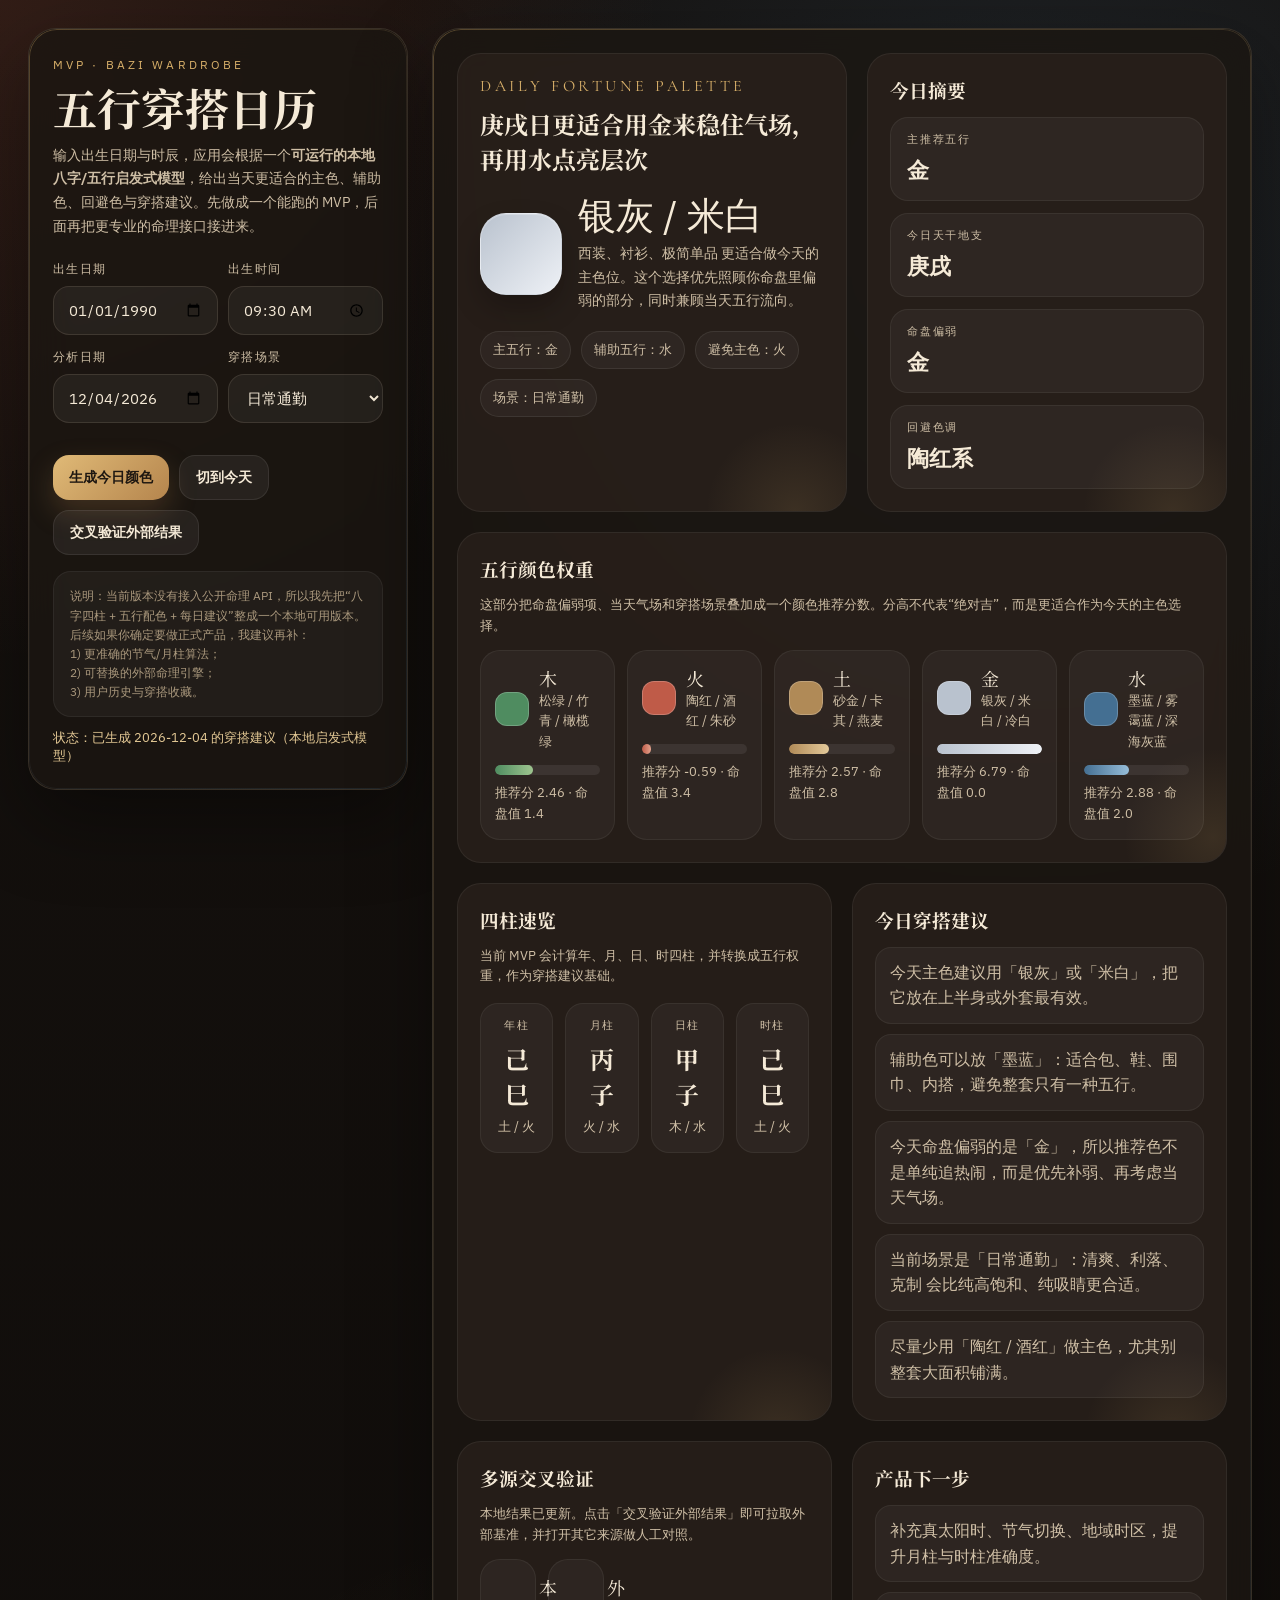
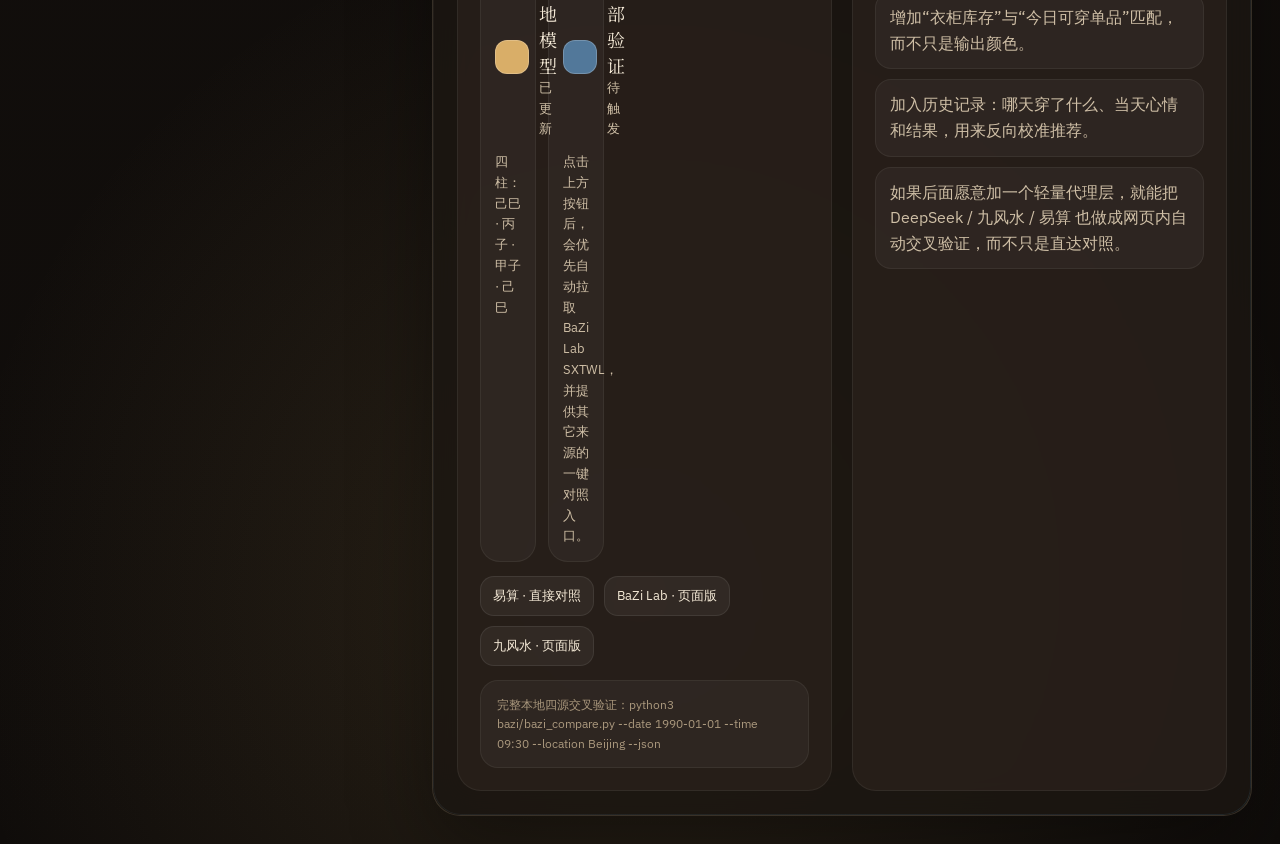
<file: bazi/five-elements-wardrobe.html>
<!DOCTYPE html>
<html lang="zh-CN">
<head>
  <meta charset="UTF-8" />
  <meta name="viewport" content="width=device-width, initial-scale=1.0" />
  <title>五行穿搭日历</title>
  <style>
    @import url('https://fonts.googleapis.com/css2?family=Cormorant+Garamond:wght@500;600;700&family=Noto+Serif+SC:wght@400;500;600;700&family=IBM+Plex+Sans:wght@400;500;600&display=swap');

    :root {
      --bg: #120f0d;
      --panel: rgba(28, 22, 18, 0.82);
      --panel-soft: rgba(43, 34, 28, 0.76);
      --line: rgba(235, 214, 178, 0.14);
      --ink: #f5ead7;
      --muted: #cfbfa6;
      --gold: #d8b06a;
      --shadow: 0 30px 80px rgba(0,0,0,0.38);
      --wood: #3c7b56;
      --fire: #c85b43;
      --earth: #b98b54;
      --metal: #b9c0c9;
      --water: #456f92;
    }

    * { box-sizing: border-box; }
    html, body { margin: 0; }

    body {
      min-height: 100vh;
      color: var(--ink);
      font-family: 'IBM Plex Sans', sans-serif;
      background:
        radial-gradient(circle at top left, rgba(200,91,67,0.16), transparent 24%),
        radial-gradient(circle at 80% 10%, rgba(69,111,146,0.20), transparent 28%),
        radial-gradient(circle at 50% 90%, rgba(216,176,106,0.14), transparent 30%),
        linear-gradient(180deg, #15110e 0%, #0f0c0a 100%);
    }

    body::before {
      content: '';
      position: fixed;
      inset: 0;
      pointer-events: none;
      background-image:
        linear-gradient(rgba(255,255,255,0.03) 1px, transparent 1px),
        linear-gradient(90deg, rgba(255,255,255,0.03) 1px, transparent 1px);
      background-size: 26px 26px;
      opacity: 0.18;
    }

    .shell {
      max-width: 1460px;
      margin: 0 auto;
      padding: 28px;
      display: grid;
      grid-template-columns: 380px minmax(0, 1fr);
      gap: 24px;
      align-items: start;
    }

    .panel {
      background: var(--panel);
      border: 1px solid var(--line);
      border-radius: 28px;
      box-shadow: var(--shadow);
      backdrop-filter: blur(20px);
      position: relative;
      overflow: hidden;
    }

    .panel::before {
      content: '';
      position: absolute;
      inset: 0;
      border-radius: inherit;
      padding: 1px;
      background: linear-gradient(135deg, rgba(216,176,106,0.32), rgba(255,255,255,0.04), rgba(69,111,146,0.2));
      -webkit-mask: linear-gradient(#000 0 0) content-box, linear-gradient(#000 0 0);
      -webkit-mask-composite: xor;
      mask-composite: exclude;
      pointer-events: none;
    }

    .controls {
      padding: 24px;
      position: sticky;
      top: 18px;
    }

    .eyebrow {
      display: inline-flex;
      letter-spacing: 0.26em;
      text-transform: uppercase;
      font-size: 12px;
      color: var(--gold);
      margin-bottom: 12px;
    }

    h1, h2, h3 {
      font-family: 'Noto Serif SC', serif;
      margin: 0;
    }

    h1 {
      font-size: clamp(30px, 4vw, 44px);
      line-height: 1.08;
      margin-bottom: 12px;
    }

    .intro {
      margin: 0 0 22px;
      color: var(--muted);
      line-height: 1.7;
      font-size: 14px;
    }

    .field { margin-bottom: 14px; }
    .field label {
      display: block;
      margin-bottom: 8px;
      color: var(--muted);
      font-size: 12px;
      letter-spacing: 0.12em;
      text-transform: uppercase;
    }

    input, select {
      width: 100%;
      padding: 13px 14px;
      border-radius: 16px;
      border: 1px solid rgba(239,223,198,0.12);
      background: rgba(255,255,255,0.05);
      color: var(--ink);
      outline: none;
      font-size: 15px;
      font-family: inherit;
    }

    input:focus, select:focus {
      border-color: rgba(216,176,106,0.52);
      box-shadow: 0 0 0 4px rgba(216,176,106,0.10);
    }

    .row { display: grid; grid-template-columns: 1fr 1fr; gap: 10px; }

    .button-row {
      display: flex;
      gap: 10px;
      margin-top: 18px;
      flex-wrap: wrap;
    }

    button {
      border: 0;
      border-radius: 16px;
      padding: 12px 16px;
      font-size: 14px;
      font-weight: 600;
      cursor: pointer;
      font-family: inherit;
    }

    .primary {
      background: linear-gradient(135deg, #e0ba77, #b5854d);
      color: #1e1711;
      box-shadow: 0 12px 28px rgba(181,133,77,0.25);
    }

    .secondary {
      background: rgba(255,255,255,0.06);
      color: var(--ink);
      border: 1px solid rgba(255,255,255,0.08);
    }

    .micro-note {
      margin-top: 16px;
      color: #aa987d;
      font-size: 12px;
      line-height: 1.6;
      padding: 14px 16px;
      border-radius: 18px;
      background: rgba(255,255,255,0.04);
      border: 1px solid rgba(255,255,255,0.06);
    }

    .main {
      padding: 24px;
      display: grid;
      gap: 20px;
    }

    .hero {
      display: grid;
      grid-template-columns: minmax(0, 1.35fr) 360px;
      gap: 20px;
      align-items: stretch;
    }

    .hero-card, .summary-card, .section-card {
      background: var(--panel-soft);
      border: 1px solid rgba(255,255,255,0.06);
      border-radius: 24px;
      padding: 22px;
      position: relative;
      overflow: hidden;
    }

    .hero-card::after, .summary-card::after, .section-card::after {
      content: '';
      position: absolute;
      inset: auto -10% -20% auto;
      width: 180px;
      height: 180px;
      border-radius: 50%;
      background: radial-gradient(circle, rgba(216,176,106,0.12), transparent 70%);
      pointer-events: none;
    }

    .fortune-mark {
      font-family: 'Cormorant Garamond', serif;
      font-size: 16px;
      letter-spacing: 0.22em;
      text-transform: uppercase;
      color: var(--gold);
      margin-bottom: 10px;
    }

    .big-color {
      display: flex;
      align-items: center;
      gap: 16px;
      margin: 18px 0 12px;
    }

    .swatch-xl {
      width: 82px;
      height: 82px;
      border-radius: 26px;
      border: 1px solid rgba(255,255,255,0.16);
      box-shadow: inset 0 1px 0 rgba(255,255,255,0.26), 0 14px 28px rgba(0,0,0,0.22);
      flex: 0 0 auto;
    }

    .big-title {
      font-size: clamp(26px, 3vw, 38px);
      line-height: 1.1;
    }

    .big-subtitle {
      color: var(--muted);
      margin-top: 6px;
      line-height: 1.7;
      font-size: 14px;
    }

    .chips { display: flex; flex-wrap: wrap; gap: 10px; margin-top: 18px; }
    .chip {
      border-radius: 999px;
      border: 1px solid rgba(255,255,255,0.08);
      padding: 9px 12px;
      color: var(--muted);
      background: rgba(255,255,255,0.04);
      font-size: 13px;
    }

    .summary-grid {
      display: grid;
      gap: 12px;
    }

    .mini-stat {
      border-radius: 18px;
      padding: 14px 16px;
      background: rgba(255,255,255,0.04);
      border: 1px solid rgba(255,255,255,0.06);
    }

    .mini-stat .label {
      color: var(--muted);
      font-size: 11px;
      letter-spacing: 0.16em;
      text-transform: uppercase;
      margin-bottom: 8px;
    }

    .mini-stat .value {
      font-size: 22px;
      font-weight: 600;
    }

    .palette-grid {
      display: grid;
      grid-template-columns: repeat(5, minmax(0, 1fr));
      gap: 12px;
    }

    .palette-card {
      border-radius: 20px;
      padding: 14px;
      background: rgba(255,255,255,0.04);
      border: 1px solid rgba(255,255,255,0.06);
    }

    .palette-top {
      display: flex;
      align-items: center;
      gap: 10px;
      margin-bottom: 12px;
    }

    .swatch {
      width: 34px;
      height: 34px;
      border-radius: 12px;
      border: 1px solid rgba(255,255,255,0.2);
      flex: 0 0 auto;
    }

    .palette-name {
      font-family: 'Noto Serif SC', serif;
      font-size: 18px;
    }

    .meter {
      height: 10px;
      border-radius: 999px;
      background: rgba(255,255,255,0.07);
      overflow: hidden;
      margin: 10px 0 8px;
    }

    .meter > span {
      display: block;
      height: 100%;
      border-radius: inherit;
    }

    .muted-copy {
      color: var(--muted);
      font-size: 13px;
      line-height: 1.6;
    }

    .sections-grid {
      display: grid;
      grid-template-columns: 1fr 1fr;
      gap: 20px;
    }

    .list {
      list-style: none;
      padding: 0;
      margin: 14px 0 0;
      display: grid;
      gap: 10px;
    }

    .list li {
      padding: 12px 14px;
      border-radius: 16px;
      background: rgba(255,255,255,0.04);
      border: 1px solid rgba(255,255,255,0.06);
      color: var(--muted);
      line-height: 1.6;
    }

    .pillars {
      display: grid;
      grid-template-columns: repeat(4, 1fr);
      gap: 12px;
      margin-top: 16px;
    }

    .pillar {
      padding: 14px;
      border-radius: 18px;
      text-align: center;
      background: rgba(255,255,255,0.04);
      border: 1px solid rgba(255,255,255,0.06);
    }

    .pillar small {
      display: block;
      color: var(--muted);
      text-transform: uppercase;
      letter-spacing: 0.12em;
      margin-bottom: 8px;
      font-size: 11px;
    }

    .pillar strong {
      display: block;
      font-family: 'Noto Serif SC', serif;
      font-size: 24px;
      margin-bottom: 6px;
    }

    .links {
      display: flex;
      flex-wrap: wrap;
      gap: 10px;
      margin-top: 14px;
    }

    .links a {
      color: var(--ink);
      text-decoration: none;
      padding: 10px 12px;
      border-radius: 14px;
      background: rgba(255,255,255,0.05);
      border: 1px solid rgba(255,255,255,0.08);
      font-size: 13px;
    }

    .status {
      color: #e4c995;
      font-size: 13px;
      margin-top: 12px;
    }

    @media (max-width: 1120px) {
      .shell, .hero, .sections-grid { grid-template-columns: 1fr; }
      .controls { position: static; }
      .palette-grid { grid-template-columns: repeat(2, minmax(0, 1fr)); }
      .pillars { grid-template-columns: repeat(2, 1fr); }
    }

    @media (max-width: 720px) {
      .shell { padding: 16px; }
      .controls, .main { padding: 18px; }
      .row, .palette-grid, .pillars { grid-template-columns: 1fr; }
      .big-color { align-items: flex-start; }
    }
  </style>
</head>
<body>
  <div class="shell">
    <aside class="panel controls">
      <div class="eyebrow">MVP · BaZi Wardrobe</div>
      <h1>五行穿搭日历</h1>
      <p class="intro">输入出生日期与时辰，应用会根据一个<strong>可运行的本地八字/五行启发式模型</strong>，给出当天更适合的主色、辅助色、回避色与穿搭建议。先做成一个能跑的 MVP，后面再把更专业的命理接口接进来。</p>

      <div class="row">
        <div class="field">
          <label for="birthDateInput">出生日期</label>
          <input id="birthDateInput" type="date" value="1990-01-01" />
        </div>
        <div class="field">
          <label for="birthTimeInput">出生时间</label>
          <input id="birthTimeInput" type="time" value="09:30" />
        </div>
      </div>

      <div class="row">
        <div class="field">
          <label for="targetDateInput">分析日期</label>
          <input id="targetDateInput" type="date" />
        </div>
        <div class="field">
          <label for="styleInput">穿搭场景</label>
          <select id="styleInput">
            <option value="daily">日常通勤</option>
            <option value="business">商务稳重</option>
            <option value="date">约会柔和</option>
            <option value="creative">创意表达</option>
          </select>
        </div>
      </div>

      <div class="button-row">
        <button class="primary" id="analyzeBtn">生成今日颜色</button>
        <button class="secondary" id="todayBtn">切到今天</button>
        <button class="secondary" id="validateBtn">交叉验证外部结果</button>
      </div>

      <div class="micro-note">
        说明：当前版本没有接入公开命理 API，所以我先把“八字四柱 + 五行配色 + 每日建议”整成一个本地可用版本。后续如果你确定要做正式产品，我建议再补：<br />
        1) 更准确的节气/月柱算法；<br />
        2) 可替换的外部命理引擎；<br />
        3) 用户历史与穿搭收藏。
      </div>
      <div class="status" id="status">状态：等待生成</div>
    </aside>

    <main class="panel main">
      <section class="hero">
        <div class="hero-card">
          <div class="fortune-mark">Daily Fortune Palette</div>
          <h2 id="headline">今天更适合偏稳、偏润的颜色</h2>
          <div class="big-color">
            <div class="swatch-xl" id="heroSwatch"></div>
            <div>
              <div class="big-title" id="primaryColorTitle">墨蓝 / 深水色</div>
              <div class="big-subtitle" id="primaryColorCopy">用于上衣、外套或主视觉单品，帮助今天的气场更沉稳、更聚焦。</div>
            </div>
          </div>
          <div class="chips" id="chips"></div>
        </div>

        <div class="summary-card">
          <h3 style="margin-bottom: 14px;">今日摘要</h3>
          <div class="summary-grid">
            <div class="mini-stat">
              <div class="label">主推荐五行</div>
              <div class="value" id="favElement">水</div>
            </div>
            <div class="mini-stat">
              <div class="label">今日天干地支</div>
              <div class="value" id="dayPillar">甲子</div>
            </div>
            <div class="mini-stat">
              <div class="label">命盘偏弱</div>
              <div class="value" id="weakElement">水</div>
            </div>
            <div class="mini-stat">
              <div class="label">回避色调</div>
              <div class="value" id="avoidColor">高饱和火色</div>
            </div>
          </div>
        </div>
      </section>

      <section class="section-card">
        <h3>五行颜色权重</h3>
        <p class="muted-copy">这部分把命盘偏弱项、当天气场和穿搭场景叠加成一个颜色推荐分数。分高不代表“绝对吉”，而是更适合作为今天的主色选择。</p>
        <div class="palette-grid" id="paletteGrid"></div>
      </section>

      <section class="sections-grid">
        <section class="section-card">
          <h3>四柱速览</h3>
          <p class="muted-copy">当前 MVP 会计算年、月、日、时四柱，并转换成五行权重，作为穿搭建议基础。</p>
          <div class="pillars" id="pillars"></div>
        </section>

        <section class="section-card">
          <h3>今日穿搭建议</h3>
          <ul class="list" id="adviceList"></ul>
        </section>
      </section>

      <section class="sections-grid">
        <section class="section-card">
          <h3>多源交叉验证</h3>
          <p class="muted-copy" id="validationSummary">先点击「交叉验证外部结果」，会优先拉取可直接接入的 BaZi Lab SXTWL；同时生成其它外部工具的直达入口，方便手动对照。</p>
          <div class="palette-grid" id="validationGrid"></div>
          <div class="links" id="validationLinks"></div>
          <div class="micro-note" id="validationCommand" style="margin-top:14px;">完整四源本地交叉验证命令会显示在这里。</div>
        </section>

        <section class="section-card">
          <h3>产品下一步</h3>
          <ul class="list">
            <li>补充真太阳时、节气切换、地域时区，提升月柱与时柱准确度。</li>
            <li>增加“衣柜库存”与“今日可穿单品”匹配，而不只是输出颜色。</li>
            <li>加入历史记录：哪天穿了什么、当天心情和结果，用来反向校准推荐。</li>
            <li>如果后面愿意加一个轻量代理层，就能把 DeepSeek / 九风水 / 易算 也做成网页内自动交叉验证，而不只是直达对照。</li>
          </ul>
        </section>
      </section>
    </main>
  </div>

  <script>
    const STEMS = ['甲','乙','丙','丁','戊','己','庚','辛','壬','癸'];
    const BRANCHES = ['子','丑','寅','卯','辰','巳','午','未','申','酉','戌','亥'];
    const STEM_ELEMENTS = ['木','木','火','火','土','土','金','金','水','水'];
    const BRANCH_ELEMENTS = ['水','土','木','木','土','火','火','土','金','金','土','水'];
    const ELEMENTS = ['木','火','土','金','水'];

    const ELEMENT_META = {
      木: { color: '#4f8c60', shades: ['松绿', '竹青', '橄榄绿'], accent: '#9ec58f', vibe: '生发、舒展、向上', garment: '衬衫、针织、轻外套' },
      火: { color: '#bf5b48', shades: ['陶红', '酒红', '朱砂'], accent: '#e4a38d', vibe: '表达、热度、存在感', garment: '内搭、领带、点缀单品' },
      土: { color: '#b08a57', shades: ['砂金', '卡其', '燕麦'], accent: '#e3c99a', vibe: '稳定、承载、可信赖', garment: '风衣、西裤、针织背心' },
      金: { color: '#b9c2ce', shades: ['银灰', '米白', '冷白'], accent: '#eef1f6', vibe: '清爽、利落、克制', garment: '西装、衬衫、极简单品' },
      水: { color: '#446f92', shades: ['墨蓝', '雾霭蓝', '深海灰蓝'], accent: '#96bdd9', vibe: '沉静、聚焦、收敛', garment: '外套、主上衣、围巾' }
    };

    const GENERATES = { 木: '火', 火: '土', 土: '金', 金: '水', 水: '木' };
    const CONTROLS = { 木: '土', 火: '金', 土: '水', 金: '木', 水: '火' };

    const SCENE_BONUS = {
      daily: { 木: 0.3, 火: 0.1, 土: 0.5, 金: 0.4, 水: 0.3 },
      business: { 木: 0.1, 火: 0.0, 土: 0.5, 金: 0.8, 水: 0.7 },
      date: { 木: 0.4, 火: 0.7, 土: 0.2, 金: 0.2, 水: 0.3 },
      creative: { 木: 0.7, 火: 0.8, 土: 0.1, 金: 0.2, 水: 0.4 }
    };

    const birthDateInput = document.getElementById('birthDateInput');
    const birthTimeInput = document.getElementById('birthTimeInput');
    const targetDateInput = document.getElementById('targetDateInput');
    const styleInput = document.getElementById('styleInput');
    const statusEl = document.getElementById('status');
    const validateBtn = document.getElementById('validateBtn');

    const heroSwatch = document.getElementById('heroSwatch');
    const headline = document.getElementById('headline');
    const primaryColorTitle = document.getElementById('primaryColorTitle');
    const primaryColorCopy = document.getElementById('primaryColorCopy');
    const chips = document.getElementById('chips');
    const favElement = document.getElementById('favElement');
    const dayPillarEl = document.getElementById('dayPillar');
    const weakElementEl = document.getElementById('weakElement');
    const avoidColorEl = document.getElementById('avoidColor');
    const paletteGrid = document.getElementById('paletteGrid');
    const pillarsEl = document.getElementById('pillars');
    const adviceList = document.getElementById('adviceList');
    const validationSummary = document.getElementById('validationSummary');
    const validationGrid = document.getElementById('validationGrid');
    const validationLinks = document.getElementById('validationLinks');
    const validationCommand = document.getElementById('validationCommand');
    let latestAnalysis = null;

    function pad(num) {
      return String(num).padStart(2, '0');
    }

    function defaultToday() {
      const now = new Date();
      return `${now.getFullYear()}-${pad(now.getMonth()+1)}-${pad(now.getDate())}`;
    }

    targetDateInput.value = defaultToday();

    function parseDateTime(dateStr, timeStr = '12:00') {
      const [y, m, d] = dateStr.split('-').map(Number);
      const [hh, mm] = timeStr.split(':').map(Number);
      return new Date(y, (m || 1) - 1, d || 1, hh || 0, mm || 0, 0, 0);
    }

    function toJulianDay(date) {
      const y = date.getFullYear();
      const m = date.getMonth() + 1;
      const d = date.getDate() + (date.getHours() + date.getMinutes() / 60) / 24;
      const a = Math.floor((14 - m) / 12);
      const yy = y + 4800 - a;
      const mm = m + 12 * a - 3;
      return d + Math.floor((153 * mm + 2) / 5) + 365 * yy + Math.floor(yy / 4) - Math.floor(yy / 100) + Math.floor(yy / 400) - 32045;
    }

    function cyclical(index) {
      const stem = STEMS[((index % 10) + 10) % 10];
      const branch = BRANCHES[((index % 12) + 12) % 12];
      return { stem, branch, text: stem + branch };
    }

    function getYearPillar(date) {
      let year = date.getFullYear();
      const beforeLiChun = (date.getMonth() + 1 < 2) || ((date.getMonth() + 1 === 2) && date.getDate() < 4);
      if (beforeLiChun) year -= 1;
      return cyclical(year - 1984);
    }

    function getMonthBranchIndex(date) {
      const m = date.getMonth() + 1;
      const d = date.getDate();
      const checkpoints = [
        { month: 2, day: 4, branchIndex: 2 },
        { month: 3, day: 6, branchIndex: 3 },
        { month: 4, day: 5, branchIndex: 4 },
        { month: 5, day: 6, branchIndex: 5 },
        { month: 6, day: 6, branchIndex: 6 },
        { month: 7, day: 7, branchIndex: 7 },
        { month: 8, day: 8, branchIndex: 8 },
        { month: 9, day: 8, branchIndex: 9 },
        { month: 10, day: 8, branchIndex: 10 },
        { month: 11, day: 7, branchIndex: 11 },
        { month: 12, day: 7, branchIndex: 0 },
        { month: 1, day: 6, branchIndex: 1 }
      ];
      let index = 1;
      for (const point of checkpoints) {
        if (m > point.month || (m === point.month && d >= point.day)) index = point.branchIndex;
      }
      if (m === 1 && d < 6) index = 0;
      return index;
    }

    function getMonthPillar(date, yearStemIndex) {
      const branchIndex = getMonthBranchIndex(date);
      const monthOrder = branchIndex >= 2 ? branchIndex - 2 : branchIndex + 10;
      const stemStartMap = { 0: 2, 5: 2, 1: 4, 6: 4, 2: 6, 7: 6, 3: 8, 8: 8, 4: 0, 9: 0 };
      const stemBase = stemStartMap[yearStemIndex];
      return { stem: STEMS[(stemBase + monthOrder) % 10], branch: BRANCHES[branchIndex], text: STEMS[(stemBase + monthOrder) % 10] + BRANCHES[branchIndex] };
    }

    function getDayPillar(date) {
      const base = new Date(1984, 1, 2, 0, 0, 0, 0);
      const diff = Math.floor((Date.UTC(date.getFullYear(), date.getMonth(), date.getDate()) - Date.UTC(base.getFullYear(), base.getMonth(), base.getDate())) / 86400000);
      return cyclical(diff);
    }

    function getHourBranchIndex(hour, minute) {
      const totalMinutes = hour * 60 + minute;
      const shifted = (totalMinutes + 60) % 1440;
      return Math.floor(shifted / 120) % 12;
    }

    function getHourPillar(date, dayStemIndex) {
      const hourIndex = getHourBranchIndex(date.getHours(), date.getMinutes());
      const stemStartMap = { 0: 0, 5: 0, 1: 2, 6: 2, 2: 4, 7: 4, 3: 6, 8: 6, 4: 8, 9: 8 };
      const stemBase = stemStartMap[dayStemIndex];
      const stemIndex = (stemBase + hourIndex) % 10;
      return { stem: STEMS[stemIndex], branch: BRANCHES[hourIndex], text: STEMS[stemIndex] + BRANCHES[hourIndex] };
    }

    function scoreNatal(pillars) {
      const scores = { 木: 0, 火: 0, 土: 0, 金: 0, 水: 0 };
      pillars.forEach(p => {
        const stemElement = STEM_ELEMENTS[STEMS.indexOf(p.stem)];
        const branchElement = BRANCH_ELEMENTS[BRANCHES.indexOf(p.branch)];
        scores[stemElement] += 1.4;
        scores[branchElement] += 1;
      });
      return scores;
    }

    function scoreToday(dayPillar) {
      const scores = { 木: 0, 火: 0, 土: 0, 金: 0, 水: 0 };
      const stemElement = STEM_ELEMENTS[STEMS.indexOf(dayPillar.stem)];
      const branchElement = BRANCH_ELEMENTS[BRANCHES.indexOf(dayPillar.branch)];
      scores[stemElement] += 1.3;
      scores[branchElement] += 1;
      scores[GENERATES[stemElement]] += 0.4;
      return scores;
    }

    function rankElements(natalScores, dayScores, scene) {
      const maxNatal = Math.max(...ELEMENTS.map(e => natalScores[e]));
      const result = {};
      ELEMENTS.forEach(el => {
        const deficiency = maxNatal - natalScores[el];
        const generatedBy = Object.keys(GENERATES).find(key => GENERATES[key] === el);
        const supportBonus = dayScores[el] * 1.35 + dayScores[generatedBy] * 0.55;
        const controlPenalty = dayScores[Object.keys(CONTROLS).find(key => CONTROLS[key] === el)] * 0.35;
        const natalOverPenalty = natalScores[el] > maxNatal - 0.4 ? 0.55 : 0;
        result[el] = deficiency * 1.2 + supportBonus + (SCENE_BONUS[scene]?.[el] || 0) - controlPenalty - natalOverPenalty;
      });
      return result;
    }

    function sortedElements(scoreMap) {
      return [...ELEMENTS].sort((a, b) => scoreMap[b] - scoreMap[a]);
    }

    function buildAdvice(primary, accent, avoid, weak, scene) {
      const sceneCopy = {
        daily: '日常通勤',
        business: '商务稳重',
        date: '约会柔和',
        creative: '创意表达'
      }[scene] || '日常';

      return [
        `今天主色建议用「${ELEMENT_META[primary].shades[0]}」或「${ELEMENT_META[primary].shades[1]}」，把它放在上半身或外套最有效。`,
        `辅助色可以放「${ELEMENT_META[accent].shades[0]}」：适合包、鞋、围巾、内搭，避免整套只有一种五行。`,
        `今天命盘偏弱的是「${weak}」，所以推荐色不是单纯追热闹，而是优先补弱、再考虑当天气场。`,
        `当前场景是「${sceneCopy}」：${ELEMENT_META[primary].vibe} 会比纯高饱和、纯吸睛更合适。`,
        `尽量少用「${ELEMENT_META[avoid].shades[0]} / ${ELEMENT_META[avoid].shades[1]}」做主色，尤其别整套大面积铺满。`
      ];
    }

    function currentSample() {
      const birth = parseDateTime(birthDateInput.value, birthTimeInput.value || '12:00');
      return {
        year: birth.getFullYear(),
        month: birth.getMonth() + 1,
        day: birth.getDate(),
        hour: birth.getHours(),
        minute: birth.getMinutes(),
        gender: 'male',
        calendarType: 'solar',
      };
    }

    function pillarText(pillars) {
      if (!pillars) return '—';
      return ['year', 'month', 'day', 'hour'].map(key => pillars[key] || '—').join(' · ');
    }

    function comparePillars(localPillars, externalPillars) {
      const keys = ['year', 'month', 'day', 'hour'];
      let matched = 0;
      let compared = 0;
      keys.forEach(key => {
        if (localPillars?.[key] && externalPillars?.[key]) {
          compared += 1;
          if (localPillars[key] === externalPillars[key]) matched += 1;
        }
      });
      return { matched, compared };
    }

    function renderValidationCards(cards) {
      validationGrid.innerHTML = '';
      cards.forEach(cardData => {
        const card = document.createElement('div');
        card.className = 'palette-card';
        card.innerHTML = `
          <div class="palette-top">
            <div class="swatch" style="background:${cardData.color}"></div>
            <div>
              <div class="palette-name">${cardData.title}</div>
              <div class="muted-copy">${cardData.subtitle || ''}</div>
            </div>
          </div>
          <div class="muted-copy">${cardData.body}</div>
        `;
        validationGrid.appendChild(card);
      });
    }

    function renderValidationLinks(sample) {
      const yisuanUrl = `https://yisuan.net/app/bazi-wuxing?_year=${sample.year}&_month=${sample.month}&_day=${sample.day}&_hour=${sample.hour}&_sex=1`;
      const links = [
        { href: yisuanUrl, label: '易算 · 直接对照' },
        { href: 'https://www.bazi-lab.com/zh/bazi-calculator', label: 'BaZi Lab · 页面版' },
        { href: 'https://jiufengshui.com/tools/bazi-analysis/', label: '九风水 · 页面版' },
      ];
      validationLinks.innerHTML = '';
      links.forEach(linkData => {
        const a = document.createElement('a');
        a.href = linkData.href;
        a.target = '_blank';
        a.rel = 'noreferrer';
        a.textContent = linkData.label;
        validationLinks.appendChild(a);
      });

      validationCommand.textContent = `完整本地四源交叉验证：python3 bazi/bazi_compare.py --date ${birthDateInput.value} --time ${birthTimeInput.value || '12:00'} --location Beijing --json`;
    }

    async function fetchBaziLabSxtwl(sample) {
      const response = await fetch('https://www.bazi-lab.com/api/sxtwl', {
        method: 'POST',
        headers: {
          'Content-Type': 'application/json',
          'Accept': 'application/json'
        },
        body: JSON.stringify({
          userData: {
            calendarType: sample.calendarType,
            birthYear: sample.year,
            birthMonth: sample.month,
            birthDay: sample.day,
            birthHour: sample.hour,
            birthMinute: sample.minute,
            gender: sample.gender,
            userName: ''
          }
        })
      });
      if (!response.ok) {
        throw new Error(`BaZi Lab SXTWL 请求失败：${response.status}`);
      }
      const data = await response.json();
      return {
        year: data?.chart?.年柱 || null,
        month: data?.chart?.月柱 || null,
        day: data?.chart?.日柱 || null,
        hour: data?.chart?.时柱 || null,
      };
    }

    async function runExternalValidation() {
      if (!latestAnalysis) analyze();
      if (!latestAnalysis) return;

      const sample = currentSample();
      renderValidationLinks(sample);
      validationSummary.textContent = '正在调用 BaZi Lab SXTWL，并刷新其它外部工具的对照入口…';
      renderValidationCards([
        {
          title: '本地模型',
          subtitle: '当前已生成',
          color: '#d9ae68',
          body: `四柱：${pillarText(latestAnalysis.localPillars)}`,
        },
        {
          title: 'BaZi Lab SXTWL',
          subtitle: '请求中',
          color: '#52789a',
          body: '这是目前网页里可直接自动接入的外部基准源。',
        },
      ]);

      try {
        const sxtwl = await fetchBaziLabSxtwl(sample);
        const agreement = comparePillars(latestAnalysis.localPillars, sxtwl);
        validationSummary.textContent = `自动交叉验证完成：BaZi Lab SXTWL 与本地模型 ${agreement.matched}/${agreement.compared} 柱一致。其余外部源已生成直达入口，可继续人工复核。`;
        renderValidationCards([
          {
            title: '本地模型',
            subtitle: '启发式引擎',
            color: '#d9ae68',
            body: `四柱：${pillarText(latestAnalysis.localPillars)}`,
          },
          {
            title: 'BaZi Lab SXTWL',
            subtitle: `${agreement.matched}/${agreement.compared} 柱一致`,
            color: '#52789a',
            body: `四柱：${pillarText(sxtwl)}`,
          },
          {
            title: 'BaZi Lab DeepSeek',
            subtitle: '本地脚本可接入',
            color: '#5d8e72',
            body: '接口本身可用，但 GitHub Pages 浏览器端会被 CORS 限制；仓库里的 bazi_compare.py 已保留完整接入能力。',
          },
          {
            title: '九风水 / 易算',
            subtitle: '页面对照入口已接入',
            color: '#8b6752',
            body: '九风水页面受 SAMEORIGIN 限制、易算页面无可读 CORS 头，所以网页里先做成一键直达对照；本地脚本模式可继续统一比对。',
          },
        ]);
      } catch (error) {
        validationSummary.textContent = `自动交叉验证部分完成：外部基准请求失败（${error.message}）。其它外部工具的直达入口仍可继续人工对照。`;
        renderValidationCards([
          {
            title: '本地模型',
            subtitle: '启发式引擎',
            color: '#d9ae68',
            body: `四柱：${pillarText(latestAnalysis.localPillars)}`,
          },
          {
            title: '外部工具入口',
            subtitle: '可继续人工复核',
            color: '#52789a',
            body: '下方已生成易算 / BaZi Lab / 九风水入口；如果要在网页里全自动读回所有源，需要后面补一个轻量代理层。',
          },
        ]);
      }
    }

    function render(data) {
      const { ranked, finalScores, natalScores, dayPillar, natalPillars, targetDayPillar, scene } = data;
      const primary = ranked[0];
      const accent = ranked[1];
      const avoid = ranked[ranked.length - 1];
      const weak = [...ELEMENTS].sort((a, b) => natalScores[a] - natalScores[b])[0];

      heroSwatch.style.background = `linear-gradient(135deg, ${ELEMENT_META[primary].color}, ${ELEMENT_META[primary].accent})`;
      headline.textContent = `${targetDayPillar.text}日更适合用${primary}来稳住气场，再用${accent}点亮层次`;
      primaryColorTitle.textContent = `${ELEMENT_META[primary].shades[0]} / ${ELEMENT_META[primary].shades[1]}`;
      primaryColorCopy.textContent = `${ELEMENT_META[primary].garment} 更适合做今天的主色位。这个选择优先照顾你命盘里偏弱的部分，同时兼顾当天五行流向。`;

      chips.innerHTML = '';
      [
        `主五行：${primary}`,
        `辅助五行：${accent}`,
        `避免主色：${avoid}`,
        `场景：${styleInput.options[styleInput.selectedIndex].text}`
      ].forEach(text => {
        const chip = document.createElement('div');
        chip.className = 'chip';
        chip.textContent = text;
        chips.appendChild(chip);
      });

      favElement.textContent = primary;
      dayPillarEl.textContent = dayPillar.text;
      weakElementEl.textContent = weak;
      avoidColorEl.textContent = `${ELEMENT_META[avoid].shades[0]}系`;

      paletteGrid.innerHTML = '';
      const maxScore = Math.max(...ELEMENTS.map(el => finalScores[el]));
      ELEMENTS.forEach(el => {
        const card = document.createElement('div');
        card.className = 'palette-card';
        card.innerHTML = `
          <div class="palette-top">
            <div class="swatch" style="background:${ELEMENT_META[el].color}"></div>
            <div>
              <div class="palette-name">${el}</div>
              <div class="muted-copy">${ELEMENT_META[el].shades.join(' / ')}</div>
            </div>
          </div>
          <div class="meter"><span style="width:${Math.max(8, (finalScores[el] / maxScore) * 100)}%;background:linear-gradient(90deg, ${ELEMENT_META[el].color}, ${ELEMENT_META[el].accent});"></span></div>
          <div class="muted-copy">推荐分 ${finalScores[el].toFixed(2)} · 命盘值 ${natalScores[el].toFixed(1)}</div>
        `;
        paletteGrid.appendChild(card);
      });

      pillarsEl.innerHTML = '';
      const labels = ['年柱', '月柱', '日柱', '时柱'];
      natalPillars.forEach((pillar, idx) => {
        const stemElement = STEM_ELEMENTS[STEMS.indexOf(pillar.stem)];
        const branchElement = BRANCH_ELEMENTS[BRANCHES.indexOf(pillar.branch)];
        const div = document.createElement('div');
        div.className = 'pillar';
        div.innerHTML = `<small>${labels[idx]}</small><strong>${pillar.text}</strong><div class="muted-copy">${stemElement} / ${branchElement}</div>`;
        pillarsEl.appendChild(div);
      });

      adviceList.innerHTML = '';
      buildAdvice(primary, accent, avoid, weak, scene).forEach(item => {
        const li = document.createElement('li');
        li.textContent = item;
        adviceList.appendChild(li);
      });

      latestAnalysis = {
        localPillars: {
          year: natalPillars[0]?.text,
          month: natalPillars[1]?.text,
          day: natalPillars[2]?.text,
          hour: natalPillars[3]?.text,
        },
      };
    }

    function analyze() {
      if (!birthDateInput.value) {
        statusEl.textContent = '状态：请先填写出生日期';
        return;
      }
      const birth = parseDateTime(birthDateInput.value, birthTimeInput.value || '12:00');
      const target = parseDateTime(targetDateInput.value || defaultToday(), '12:00');

      const yearPillar = getYearPillar(birth);
      const yearStemIndex = STEMS.indexOf(yearPillar.stem);
      const monthPillar = getMonthPillar(birth, yearStemIndex);
      const dayPillar = getDayPillar(birth);
      const dayStemIndex = STEMS.indexOf(dayPillar.stem);
      const hourPillar = getHourPillar(birth, dayStemIndex);
      const natalPillars = [yearPillar, monthPillar, dayPillar, hourPillar];

      const natalScores = scoreNatal(natalPillars);
      const targetDayPillar = getDayPillar(target);
      const todayScores = scoreToday(targetDayPillar);
      const finalScores = rankElements(natalScores, todayScores, styleInput.value);
      const ranked = sortedElements(finalScores);

      render({ ranked, finalScores, natalScores, dayPillar: targetDayPillar, natalPillars, targetDayPillar, scene: styleInput.value });
      renderValidationLinks(currentSample());
      validationSummary.textContent = '本地结果已更新。点击「交叉验证外部结果」即可拉取外部基准，并打开其它来源做人工对照。';
      renderValidationCards([
        {
          title: '本地模型',
          subtitle: '已更新',
          color: '#d9ae68',
          body: `四柱：${pillarText(latestAnalysis?.localPillars)}`,
        },
        {
          title: '外部验证',
          subtitle: '待触发',
          color: '#52789a',
          body: '点击上方按钮后，会优先自动拉取 BaZi Lab SXTWL，并提供其它来源的一键对照入口。',
        },
      ]);
      statusEl.textContent = `状态：已生成 ${targetDateInput.value} 的穿搭建议（本地启发式模型）`;
    }

    document.getElementById('analyzeBtn').addEventListener('click', analyze);
    document.getElementById('todayBtn').addEventListener('click', () => {
      targetDateInput.value = defaultToday();
      analyze();
    });
    validateBtn.addEventListener('click', runExternalValidation);

    [birthDateInput, birthTimeInput, targetDateInput, styleInput].forEach(el => el.addEventListener('change', analyze));

    analyze();
  </script>
</body>
</html>
</file>
<file: frame-player/styles.css>
:root {
  --bg: #09090c;
  --panel: #121217;
  --panel-2: #18181f;
  --line: #2b2b35;
  --text: #f4f3f8;
  --muted: #92919e;
  --violet: #8c7bff;
  --violet-2: #b4a7ff;
  --green: #48e0a4;
  --amber: #ffc861;
  --danger: #ff7a7a;
  --radius: 16px;
  color-scheme: dark;
}
* { box-sizing: border-box; }
html, body { margin: 0; }
body {
  background: radial-gradient(800px 420px at 84% -8%, rgba(140, 123, 255, .16), transparent 63%), var(--bg);
  color: var(--text);
  font-family: Inter, ui-sans-serif, system-ui, -apple-system, BlinkMacSystemFont, "PingFang SC", "Segoe UI", sans-serif;
  -webkit-font-smoothing: antialiased;
  min-height: 100vh;
}
button, input, select { font: inherit; color: inherit; }
[hidden] { display: none !important; }
.sr-only { position: absolute; width: 1px; height: 1px; overflow: hidden; clip: rect(0 0 0 0); }
code { background: var(--panel-2); padding: 1px 5px; border-radius: 5px; }

.shell { width: min(1120px, calc(100% - 32px)); margin: 0 auto; padding: 18px 0 calc(40px + env(safe-area-inset-bottom)); }
.topbar { display: flex; align-items: center; justify-content: space-between; margin-bottom: 16px; }
.topbar { flex-wrap: wrap; }
.brand { white-space: nowrap; display: flex; align-items: center; gap: 10px; font-weight: 700; letter-spacing: .02em; }
.brand-mark { display: inline-flex; gap: 3px; }
.brand-mark i { width: 6px; height: 18px; border-radius: 2px; background: var(--violet); }
.brand-mark i:nth-child(2) { background: var(--violet-2); }
.brand-mark i:nth-child(3) { background: var(--green); }
.safe-use { margin-left: auto; margin-right: 14px; color: var(--muted); font-size: 12px; }
.server { white-space: nowrap; display: flex; align-items: center; gap: 8px; color: var(--muted); font-size: 13px; }
.server .dot { width: 8px; height: 8px; border-radius: 50%; background: var(--muted); }
.server.ok .dot { background: var(--green); }
.server.bad .dot { background: var(--danger); }

.card { background: var(--panel); border: 1px solid var(--line); border-radius: var(--radius); padding: 16px; margin-bottom: 16px; }
.card h2 { margin: 0 0 6px; font-size: 17px; }
.card p { color: var(--muted); margin: 0 0 12px; font-size: 14px; }
.row { display: flex; gap: 10px; align-items: center; flex-wrap: wrap; }
.row > input[type=url], .row > input[type=text] { flex: 1 1 260px; min-width: 0; }
input[type=url], input[type=text], select {
  background: var(--panel-2); border: 1px solid var(--line); border-radius: 10px; padding: 10px 12px; outline: none;
}
input:focus, select:focus { border-color: var(--violet); }
.options { margin-top: 10px; font-size: 14px; color: var(--muted); }
.options label { display: flex; align-items: center; gap: 6px; }
.options select { padding: 7px 10px; color: var(--text); }
button { cursor: pointer; border: 0; }
.primary { background: var(--violet); color: #fff; border-radius: 10px; padding: 10px 18px; font-weight: 600; }
.primary:disabled { opacity: .5; cursor: default; }
.ghost { border: 1px solid var(--line); border-radius: 10px; padding: 7px 12px; background: transparent; cursor: pointer; color: var(--text); }
.ghost:hover { border-color: var(--violet); }
.upload input { display: none; }
.new-card.drop { border-color: var(--violet); border-style: dashed; }
.note { margin: 10px 0 0 !important; font-size: 13px; }
.note.error { color: var(--danger) !important; }

.stage { position: relative; background: #000; border-radius: 12px; overflow: hidden; aspect-ratio: 16 / 9; display: grid; place-items: center; }
/* The canvas never sizes the stage: it fills it and the picture is fitted
   inside, so in fullscreen it cannot run under the controls. */
.stage canvas { position: absolute; inset: 0; width: 100%; height: 100%; object-fit: contain; display: block; }
.stage:fullscreen { border-radius: 0; aspect-ratio: auto; }
.badge { position: absolute; background: rgba(0, 0, 0, .6); border-radius: 8px; padding: 4px 8px; font-size: 12px; }
.buffer-badge { left: 50%; top: 50%; transform: translate(-50%, -50%); font-size: 14px; padding: 8px 14px; }
.timeline-row { display: flex; align-items: center; gap: 10px; margin-top: 12px; font-size: 13px; color: var(--muted); font-variant-numeric: tabular-nums; }
.timeline-row input { flex: 1; accent-color: var(--violet); }
.controls { display: flex; align-items: center; gap: 8px; margin-top: 8px; flex-wrap: wrap; }
.controls .spacer { flex: 1; }
.ctl {
  height: 40px; min-width: 44px; padding: 0 10px; border-radius: 10px;
  background: var(--panel-2); border: 1px solid var(--line); color: var(--text);
  display: inline-flex; align-items: center; justify-content: center;
  font-size: 14px; font-weight: 600; line-height: 1; cursor: pointer;
  -webkit-appearance: none; appearance: none; -webkit-tap-highlight-color: transparent;
}
.ctl:hover { border-color: var(--violet); }
.ctl svg { width: 20px; height: 20px; fill: currentColor; }
.ctl.play { background: var(--violet); border-color: var(--violet); color: #fff; min-width: 56px; }
select.ctl { padding: 0 12px; text-align: center; text-align-last: center; }

/* Fullscreen: the browser's own where it works, otherwise (iPhone) the
   player card simply covers the page. Controls stay underneath the picture. */
.player-card.is-fs {
  position: fixed; inset: 0; z-index: 1000; margin: 0; border: 0; border-radius: 0; background: #000;
  display: flex; flex-direction: column; width: 100%; height: 100%;
  padding: env(safe-area-inset-top) calc(12px + env(safe-area-inset-right)) calc(8px + env(safe-area-inset-bottom)) calc(12px + env(safe-area-inset-left));
}
.player-card.is-fs .stage { flex: 1 1 auto; min-height: 0; aspect-ratio: auto !important; border-radius: 0; }
.player-card.is-fs .now { display: none; }
body.fs-lock { overflow: hidden; }
.now { display: flex; flex-wrap: wrap; gap: 4px 12px; align-items: baseline; margin-top: 12px; }
.now strong { font-size: 15px; }
.now span { color: var(--muted); font-size: 13px; }

.lib-head { display: flex; align-items: baseline; justify-content: space-between; margin: 8px 0 10px; }
.lib-head h2 { margin: 0; font-size: 17px; }
.lib-head span { color: var(--muted); font-size: 13px; }
.grid { display: grid; grid-template-columns: repeat(auto-fill, minmax(240px, 1fr)); gap: 12px; }
.item { background: var(--panel); border: 1px solid var(--line); border-radius: 14px; overflow: hidden; display: flex; flex-direction: column; }
.item.active { border-color: var(--violet); }
.thumb { aspect-ratio: 16 / 9; background: var(--panel-2) center / cover no-repeat; position: relative; cursor: pointer; }
.thumb .dur { position: absolute; right: 8px; bottom: 8px; background: rgba(0, 0, 0, .7); border-radius: 6px; padding: 2px 6px; font-size: 12px; }
.thumb.pending { cursor: default; display: grid; place-items: center; color: var(--muted); font-size: 13px; }
.item-body { padding: 10px 12px 12px; display: flex; flex-direction: column; gap: 6px; flex: 1; }
.item-title { font-size: 14px; font-weight: 600; overflow: hidden; text-overflow: ellipsis; display: -webkit-box; -webkit-line-clamp: 2; -webkit-box-orient: vertical; word-break: break-all; }
.item-meta { color: var(--muted); font-size: 12px; }
.item-meta.error { color: var(--danger); white-space: pre-wrap; max-height: 5.5em; overflow: auto; }
.bar { height: 6px; background: var(--panel-2); border-radius: 3px; overflow: hidden; }
.bar i { display: block; height: 100%; background: var(--amber); width: 0; transition: width .4s; }
.item-actions { display: flex; gap: 6px; margin-top: auto; padding-top: 4px; flex-wrap: wrap; }
.item-actions button, .item-actions a { font-size: 13px; padding: 5px 10px; text-decoration: none; }
.item-actions .danger { color: var(--danger); }
.item-actions .danger.confirm { background: var(--danger); color: #fff; border-color: var(--danger); }
.empty { color: var(--muted); font-size: 14px; }

@media (max-width: 560px) {
  .shell { width: calc(100% - 32px); }
  .card { padding: 12px; }
    .row .primary { flex: 1 1 100%; }
  .controls { gap: 6px; flex-wrap: nowrap; }
  .safe-use { order: 3; width: 100%; margin: 6px 0 0; }
  .ctl { min-width: 40px; padding: 0 8px; }
  .ctl.play { min-width: 50px; }
}

.thumb .watched { position: absolute; left: 0; right: 0; bottom: 0; height: 4px; background: rgba(255, 255, 255, .25); }
.thumb .watched i { display: block; height: 100%; background: var(--violet); }
.now .resume { color: var(--violet-2); }
.link { background: none; border: 0; padding: 0; color: var(--violet-2); text-decoration: underline; cursor: pointer; font-size: inherit; }
</file>
<file: frame-player/legacy/styles.css>
:root {
  --bg: #09090c;
  --panel: #121217;
  --panel-2: #18181f;
  --line: #2b2b35;
  --line-strong: #3a3a47;
  --text: #f4f3f8;
  --muted: #92919e;
  --dim: #656570;
  --violet: #8c7bff;
  --violet-2: #b4a7ff;
  --green: #48e0a4;
  --danger: #ff7a7a;
  --radius: 18px;
  color-scheme: dark;
}

* { box-sizing: border-box; }

html, body { margin: 0; min-height: 100%; }

body {
  background:
    radial-gradient(800px 420px at 84% -8%, rgba(140, 123, 255, .16), transparent 63%),
    radial-gradient(600px 380px at -8% 25%, rgba(72, 224, 164, .07), transparent 62%),
    var(--bg);
  color: var(--text);
  font-family: Inter, ui-sans-serif, system-ui, -apple-system, BlinkMacSystemFont, "Segoe UI", sans-serif;
  -webkit-font-smoothing: antialiased;
}

button, input, select { font: inherit; }
button, select { color: inherit; }
button { -webkit-tap-highlight-color: transparent; }

.app-shell {
  width: min(1120px, calc(100% - 36px));
  margin: 0 auto;
  padding: 22px 0 calc(40px + env(safe-area-inset-bottom));
}

.topbar {
  display: flex;
  justify-content: space-between;
  align-items: center;
  gap: 16px;
  min-height: 52px;
  margin-bottom: 26px;
}

.brand {
  display: inline-flex;
  align-items: center;
  gap: 11px;
  color: var(--text);
  text-decoration: none;
  font-size: 1.08rem;
  font-weight: 760;
  letter-spacing: -.025em;
}

.brand-mark {
  width: 31px;
  height: 31px;
  display: grid;
  grid-template-columns: repeat(3, 1fr);
  gap: 3px;
  padding: 7px 6px;
  border-radius: 9px;
  border: 1px solid rgba(180, 167, 255, .5);
  background: linear-gradient(145deg, #252238, #15141e);
  box-shadow: 0 0 24px rgba(140, 123, 255, .2);
}

.brand-mark i {
  align-self: end;
  height: 55%;
  border-radius: 2px;
  background: var(--violet-2);
}
.brand-mark i:nth-child(2) { height: 100%; background: var(--green); }
.brand-mark i:nth-child(3) { height: 75%; }

.safe-use {
  display: inline-flex;
  align-items: center;
  gap: 8px;
  min-height: 34px;
  padding: 7px 12px;
  border: 1px solid var(--line);
  border-radius: 999px;
  color: var(--muted);
  background: rgba(18, 18, 23, .72);
  font-size: .8rem;
  font-weight: 650;
}
.safe-use span { color: var(--green); font-size: .65rem; }

.source-card, .player-card {
  border: 1px solid var(--line);
  border-radius: var(--radius);
  background: linear-gradient(180deg, rgba(22,22,28,.96), rgba(15,15,20,.97));
  box-shadow: 0 28px 80px rgba(0, 0, 0, .28);
}

.source-card { padding: 24px; margin-bottom: 16px; }

.source-heading {
  display: flex;
  align-items: end;
  justify-content: space-between;
  gap: 20px;
  margin-bottom: 20px;
}

.eyebrow {
  margin: 0 0 6px;
  color: var(--violet-2);
  font-size: .72rem;
  font-weight: 760;
  letter-spacing: .14em;
}

h1 {
  margin: 0;
  font-size: clamp(1.5rem, 4vw, 2.35rem);
  line-height: 1.12;
  letter-spacing: -.045em;
}

#fileInput { position: absolute; width: 1px; height: 1px; opacity: 0; }

.file-button, .load-button {
  min-height: 48px;
  display: inline-flex;
  align-items: center;
  justify-content: center;
  gap: 9px;
  border-radius: 12px;
  cursor: pointer;
  font-weight: 700;
  white-space: nowrap;
  transition: transform .15s, border-color .15s, filter .15s;
}

.file-button {
  padding: 10px 15px;
  border: 1px solid var(--line-strong);
  color: #d7d5df;
  background: #1b1b22;
}
.file-button svg { width: 20px; fill: none; stroke: currentColor; stroke-width: 1.8; stroke-linecap: round; stroke-linejoin: round; }
.file-button:hover { border-color: var(--violet); }

.url-form { display: grid; grid-template-columns: minmax(0, 1fr) auto; gap: 10px; }

.url-field { position: relative; }
.url-field > svg {
  position: absolute;
  left: 15px;
  top: 50%;
  width: 21px;
  transform: translateY(-50%);
  fill: none;
  stroke: var(--dim);
  stroke-width: 1.8;
  stroke-linecap: round;
}

.url-field input {
  width: 100%;
  min-height: 52px;
  padding: 11px 46px 11px 47px;
  border: 1px solid var(--line-strong);
  border-radius: 13px;
  outline: none;
  color: var(--text);
  background: #0d0d11;
  font-size: 1rem;
  transition: border-color .15s, box-shadow .15s;
}
.url-field input::placeholder { color: #5f5e69; }
.url-field input:focus { border-color: var(--violet); box-shadow: 0 0 0 3px rgba(140,123,255,.13); }

.clear-button {
  position: absolute;
  right: 9px;
  top: 50%;
  width: 34px;
  height: 34px;
  transform: translateY(-50%);
  border: 0;
  border-radius: 8px;
  color: var(--muted);
  background: transparent;
  cursor: pointer;
  font-size: 1.35rem;
}
.clear-button:hover { color: var(--text); background: #202027; }

.load-button {
  padding: 10px 20px;
  border: 1px solid transparent;
  background: linear-gradient(100deg, #7562f0, #9c8dff);
  box-shadow: 0 12px 28px -14px rgba(140,123,255,.9);
}
.load-button:hover { filter: brightness(1.08); transform: translateY(-1px); }
.load-button:active, .file-button:active { transform: translateY(1px); }

.source-note {
  margin: 11px 1px 0;
  color: var(--dim);
  font-size: .78rem;
  line-height: 1.55;
}

.player-card { overflow: hidden; }

.stage {
  position: relative;
  display: grid;
  place-items: center;
  aspect-ratio: 16 / 9;
  min-height: 320px;
  overflow: hidden;
  background:
    linear-gradient(rgba(255,255,255,.018) 1px, transparent 1px),
    linear-gradient(90deg, rgba(255,255,255,.018) 1px, transparent 1px),
    #060608;
  background-size: 32px 32px;
  border-bottom: 1px solid var(--line);
}

#frameCanvas { width: 100%; height: 100%; display: block; object-fit: contain; }
.youtube-layer { position: absolute; inset: 0; z-index: 2; background: #000; }
.youtube-layer iframe { width: 100%; height: 100%; display: block; border: 0; }

.empty-state { text-align: center; padding: 24px; color: var(--muted); }
.empty-state strong { display: block; margin-top: 14px; color: #d4d2db; font-size: 1.08rem; }
.empty-state p { margin: 6px 0 0; font-size: .86rem; }

.frame-icon {
  width: 62px;
  height: 47px;
  margin: 0 auto;
  padding: 6px;
  border: 1px solid #3c3b47;
  border-radius: 8px;
  box-shadow: 0 0 28px rgba(140,123,255,.13);
}
.frame-icon:before, .frame-icon:after {
  content: "";
  display: block;
  position: absolute;
}
.frame-icon span { display: block; width: 100%; height: 100%; border: 1px solid #676474; border-radius: 3px; background: linear-gradient(135deg, transparent 49%, rgba(140,123,255,.25) 50%); }

.stage-status, .frame-readout {
  position: absolute;
  z-index: 3;
  top: 14px;
  padding: 7px 10px;
  border: 1px solid rgba(255,255,255,.13);
  border-radius: 8px;
  background: rgba(8,8,11,.75);
  backdrop-filter: blur(10px);
  -webkit-backdrop-filter: blur(10px);
  font-variant-numeric: tabular-nums;
}
.stage-status { left: 14px; color: var(--green); font-size: .67rem; font-weight: 800; letter-spacing: .11em; }
.stage-status.error { color: var(--danger); }
.frame-readout { right: 14px; display: flex; align-items: baseline; gap: 8px; }
.frame-readout span { color: var(--dim); font-size: .62rem; font-weight: 750; letter-spacing: .12em; }
.frame-readout strong { font-family: ui-monospace, SFMono-Regular, Menlo, monospace; font-size: .8rem; }

.loading { position: absolute; inset: 0; display: flex; align-items: center; justify-content: center; gap: 6px; background: rgba(5,5,7,.76); }
.loading span { width: 8px; height: 8px; border-radius: 50%; background: var(--violet-2); animation: pulse .85s infinite alternate; }
.loading span:nth-child(2) { animation-delay: .18s; }
.loading span:nth-child(3) { animation-delay: .36s; }
@keyframes pulse { to { opacity: .25; transform: translateY(-5px); } }

.timeline-wrap { padding: 17px 22px 6px; }
.timeline {
  width: 100%;
  height: 20px;
  margin: 0;
  appearance: none;
  background: transparent;
  cursor: pointer;
}
.timeline::-webkit-slider-runnable-track { height: 5px; border-radius: 999px; background: linear-gradient(90deg, var(--violet) var(--progress, 0%), #32323b var(--progress, 0%)); }
.timeline::-webkit-slider-thumb { appearance: none; width: 16px; height: 16px; margin-top: -5.5px; border: 3px solid #fff; border-radius: 50%; background: var(--violet); box-shadow: 0 2px 8px #000; }
.timeline::-moz-range-track { height: 5px; border-radius: 999px; background: #32323b; }
.timeline::-moz-range-progress { height: 5px; border-radius: 999px; background: var(--violet); }
.timeline::-moz-range-thumb { width: 11px; height: 11px; border: 3px solid #fff; border-radius: 50%; background: var(--violet); }
.timeline:disabled { opacity: .35; cursor: not-allowed; }

.time-row { display: flex; justify-content: space-between; gap: 12px; color: var(--dim); font-family: ui-monospace, SFMono-Regular, Menlo, monospace; font-size: .7rem; font-variant-numeric: tabular-nums; }
#sourceName { min-width: 0; max-width: 48%; overflow: hidden; text-overflow: ellipsis; white-space: nowrap; color: var(--muted); }

.transport { display: flex; justify-content: space-between; align-items: center; gap: 18px; padding: 11px 22px 18px; }
.primary-controls, .setting-controls { display: flex; align-items: center; gap: 9px; }

.control-button, .utility-button {
  display: inline-grid;
  place-items: center;
  border: 1px solid var(--line-strong);
  border-radius: 11px;
  color: #dddbe5;
  background: #1a1a21;
  cursor: pointer;
  transition: border-color .15s, background .15s, transform .15s;
}
.control-button { width: 48px; height: 48px; }
.control-button svg, .utility-button svg { width: 22px; height: 22px; fill: none; stroke: currentColor; stroke-width: 1.8; stroke-linecap: round; stroke-linejoin: round; }
.control-button svg path[fill], .play-button svg { fill: currentColor; stroke: none; }
.play-button { width: 58px; height: 58px; border-color: rgba(140,123,255,.8); border-radius: 50%; color: white; background: linear-gradient(145deg, #8c7bff, #6250d5); box-shadow: 0 12px 26px -11px rgba(140,123,255,.9); }
.play-button .pause-icon { display: none; }
.play-button.playing .play-icon { display: none; }
.play-button.playing .pause-icon { display: block; }
.control-button:hover:not(:disabled), .utility-button:hover:not(:disabled) { border-color: var(--violet); background-color: #24232e; transform: translateY(-1px); }
.play-button:hover:not(:disabled) { filter: brightness(1.08); }
button:disabled, select:disabled { opacity: .32; cursor: not-allowed; }

.select-control {
  min-height: 44px;
  display: flex;
  align-items: center;
  gap: 8px;
  padding: 5px 6px 5px 12px;
  border: 1px solid var(--line);
  border-radius: 11px;
  color: var(--muted);
  font-size: .78rem;
  font-weight: 650;
  background: #121217;
}
.select-control select { min-height: 32px; padding: 3px 26px 3px 8px; border: 0; border-radius: 7px; outline: none; background: #24242c; font-weight: 700; }

.utility-button { width: 44px; height: 44px; }
.utility-button .muted-icon { display: none; }
.utility-button.muted .volume-icon { display: none; }
.utility-button.muted .muted-icon { display: block; }

.shortcut-row { display: flex; justify-content: center; gap: 24px; padding: 13px 20px; border-top: 1px solid var(--line); color: var(--dim); font-size: .7rem; }
.shortcut-row span { display: inline-flex; align-items: center; gap: 5px; }
kbd { min-width: 23px; padding: 2px 5px; border: 1px solid #3a3944; border-bottom-width: 2px; border-radius: 5px; color: #a9a7b1; background: #1c1c22; font: inherit; font-weight: 700; text-align: center; }

.message { margin-top: 13px; padding: 12px 14px; border: 1px solid rgba(255,122,122,.28); border-radius: 11px; color: #ffb2b2; background: rgba(255,122,122,.07); font-size: .84rem; line-height: 1.5; }
.message.info { color: #c8c1ff; border-color: rgba(140,123,255,.28); background: rgba(140,123,255,.07); }

.sr-only { position: absolute; width: 1px; height: 1px; padding: 0; margin: -1px; overflow: hidden; clip: rect(0,0,0,0); white-space: nowrap; border: 0; }
[hidden] { display: none !important; }

:focus-visible { outline: 3px solid rgba(180,167,255,.75); outline-offset: 3px; }

@media (max-width: 760px) {
  .app-shell { width: min(100% - 20px, 650px); padding-top: calc(10px + env(safe-area-inset-top)); }
  .topbar { margin-bottom: 12px; }
  .safe-use { font-size: .7rem; padding-inline: 9px; }
  .source-card { padding: 16px; }
  .source-heading { align-items: center; margin-bottom: 15px; }
  h1 { font-size: 1.42rem; }
  .file-button { min-height: 44px; padding: 8px 11px; font-size: .82rem; }
  .url-form { grid-template-columns: 1fr; }
  .load-button { width: 100%; }
  .stage { min-height: 0; }
  .timeline-wrap { padding-inline: 14px; }
  .transport { flex-direction: column; padding: 8px 14px 16px; }
  .primary-controls { justify-content: center; width: 100%; }
  .setting-controls { justify-content: center; flex-wrap: wrap; width: 100%; }
  .shortcut-row { gap: 12px; flex-wrap: wrap; }
}

@media (max-width: 440px) {
  .brand { font-size: .98rem; }
  .brand-mark { width: 28px; height: 28px; }
  .safe-use { max-width: 145px; line-height: 1.25; }
  .source-heading { align-items: flex-end; }
  .eyebrow { font-size: .62rem; }
  h1 { max-width: 220px; font-size: 1.22rem; }
  .file-button svg { display: none; }
  .source-note { font-size: .73rem; }
  .stage-status { top: 8px; left: 8px; }
  .frame-readout { top: 8px; right: 8px; }
  .shortcut-row { display: none; }
  .select-control { flex: 1; justify-content: space-between; }
}

@media (prefers-reduced-motion: reduce) {
  *, *:before, *:after { scroll-behavior: auto !important; animation-duration: .01ms !important; transition-duration: .01ms !important; }
}
</file>
